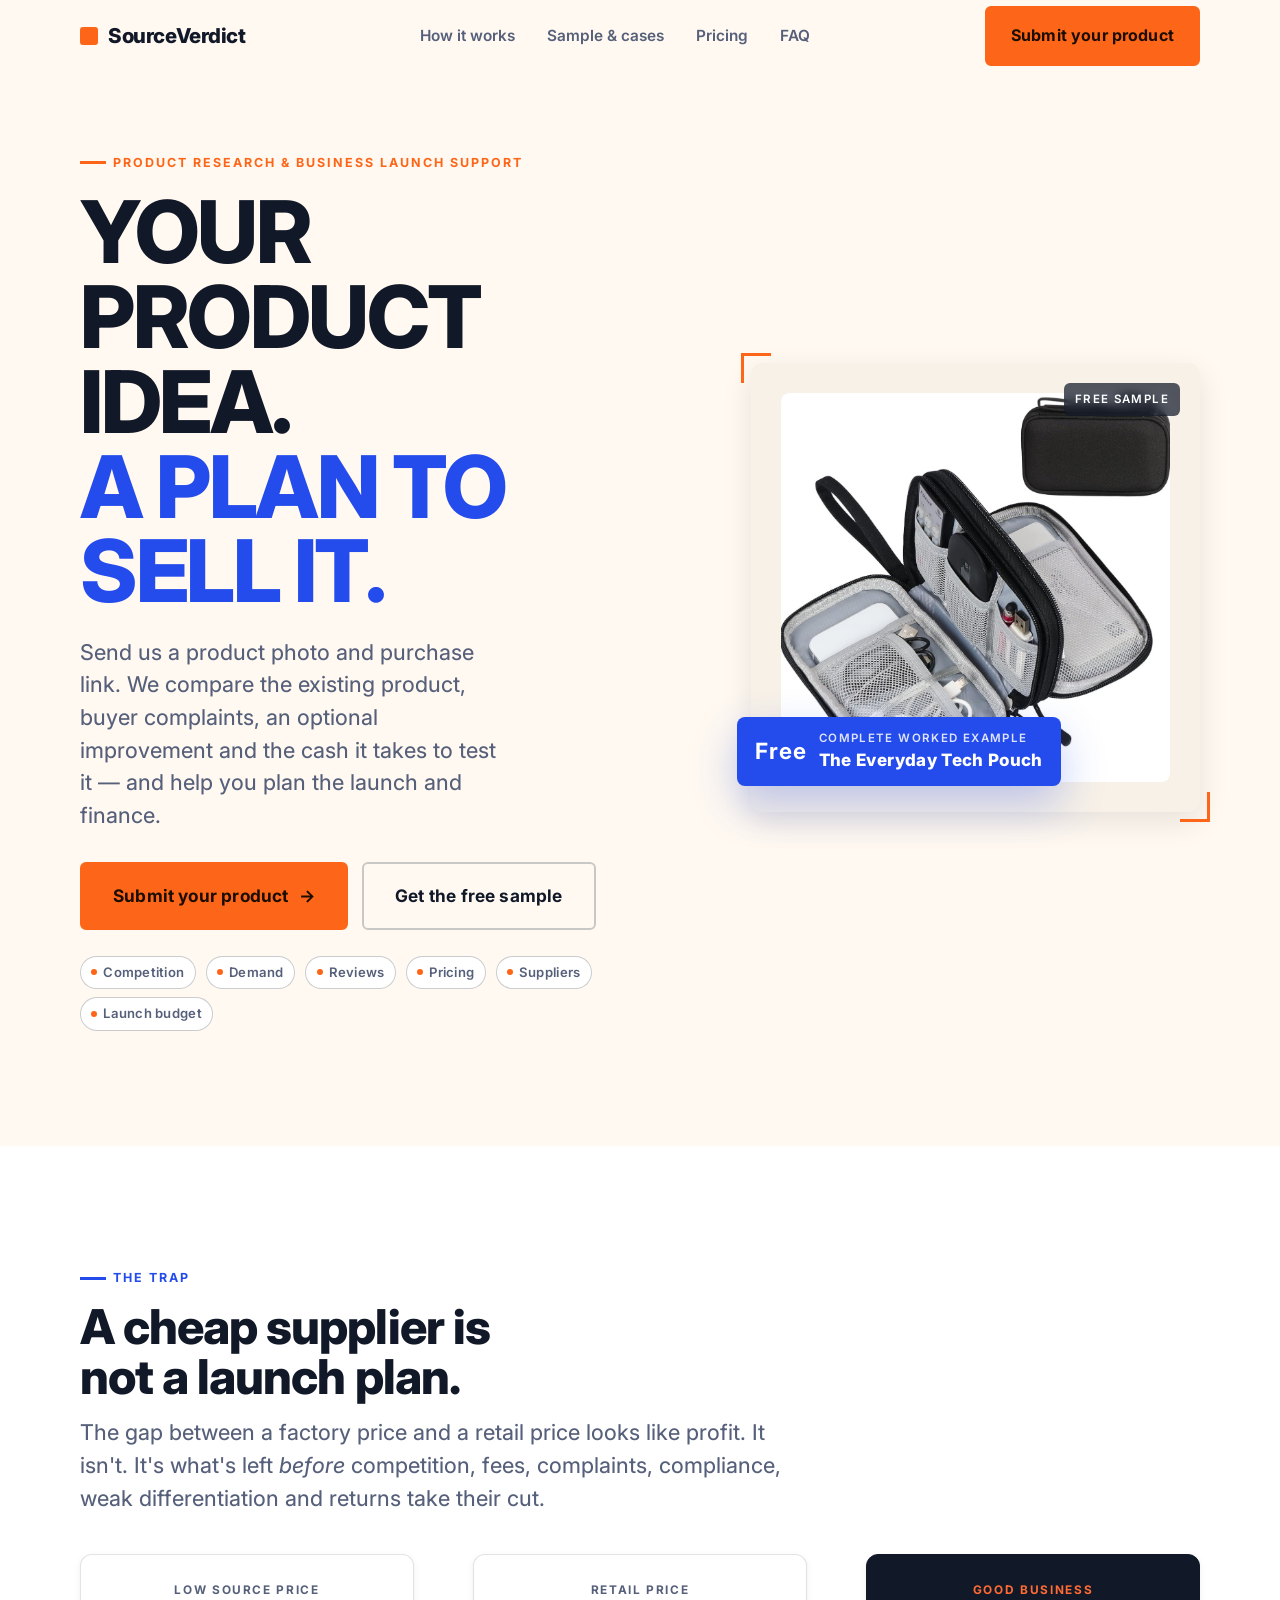
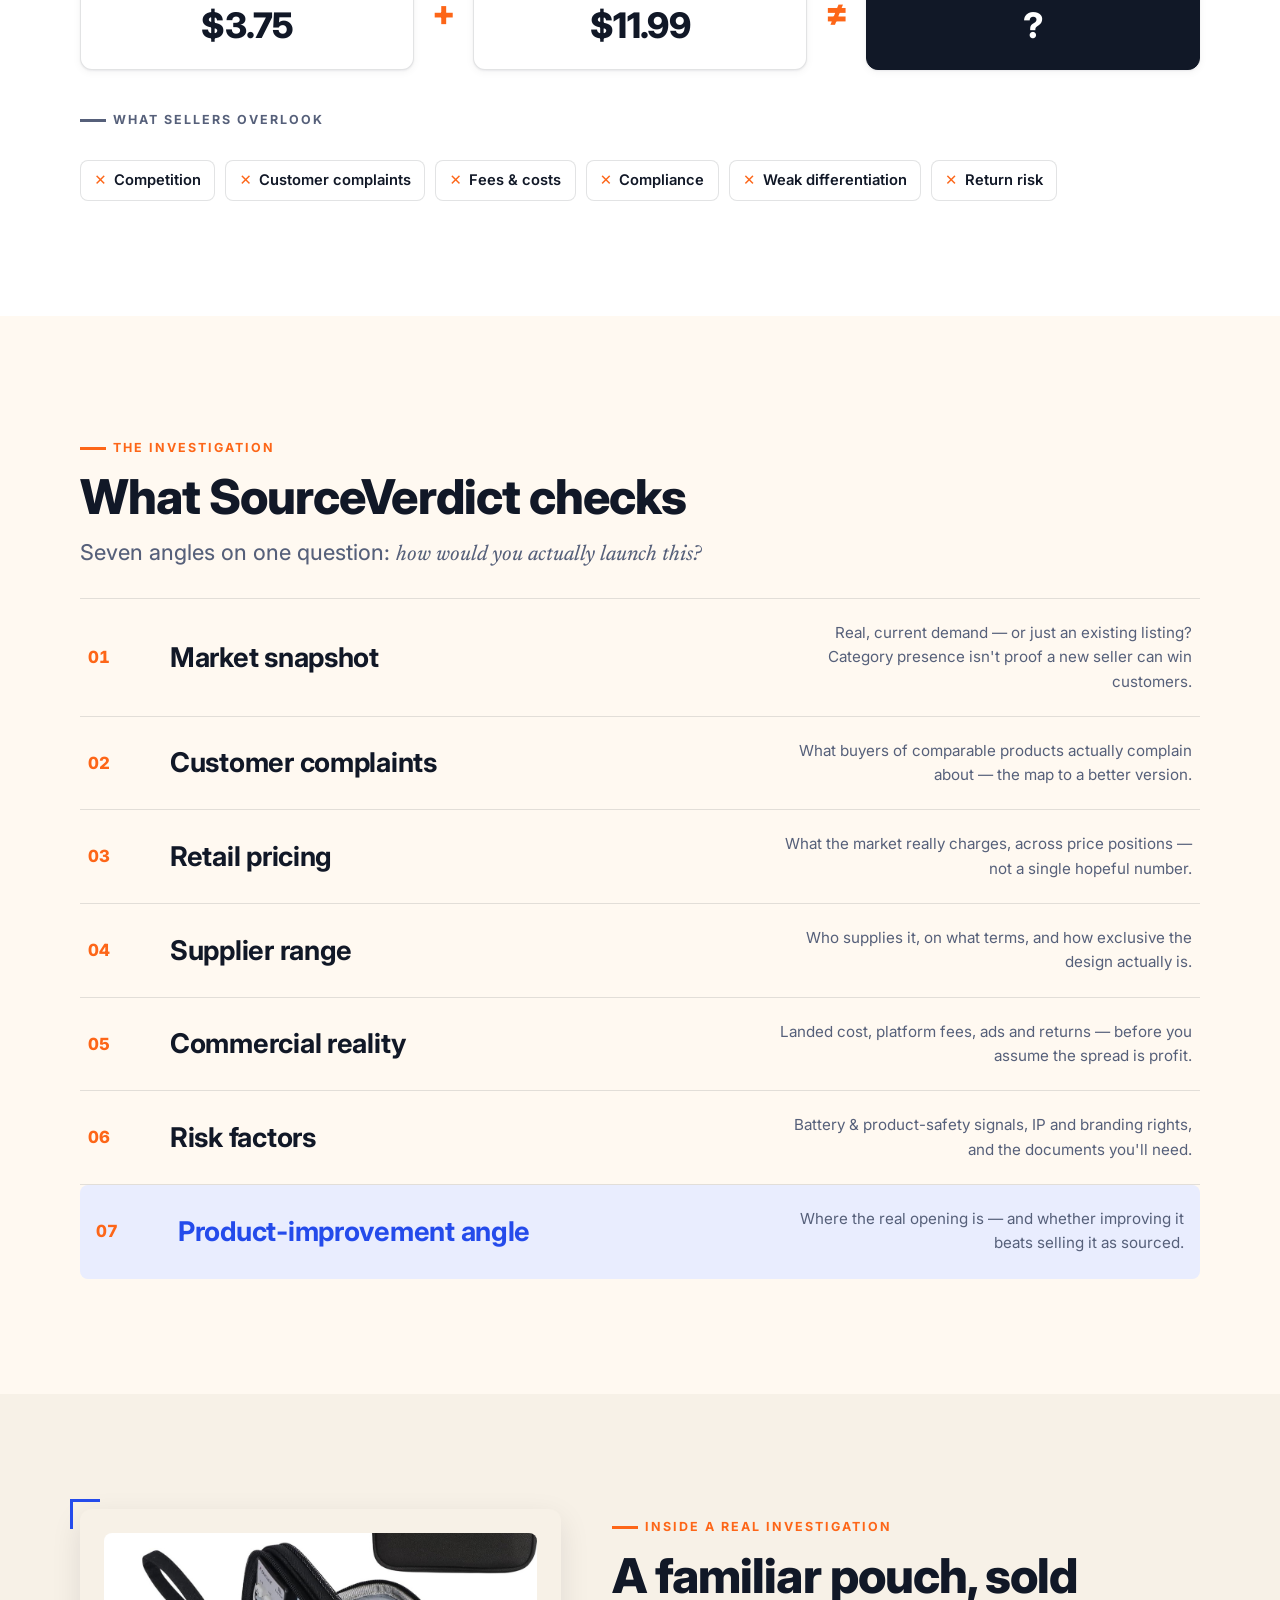
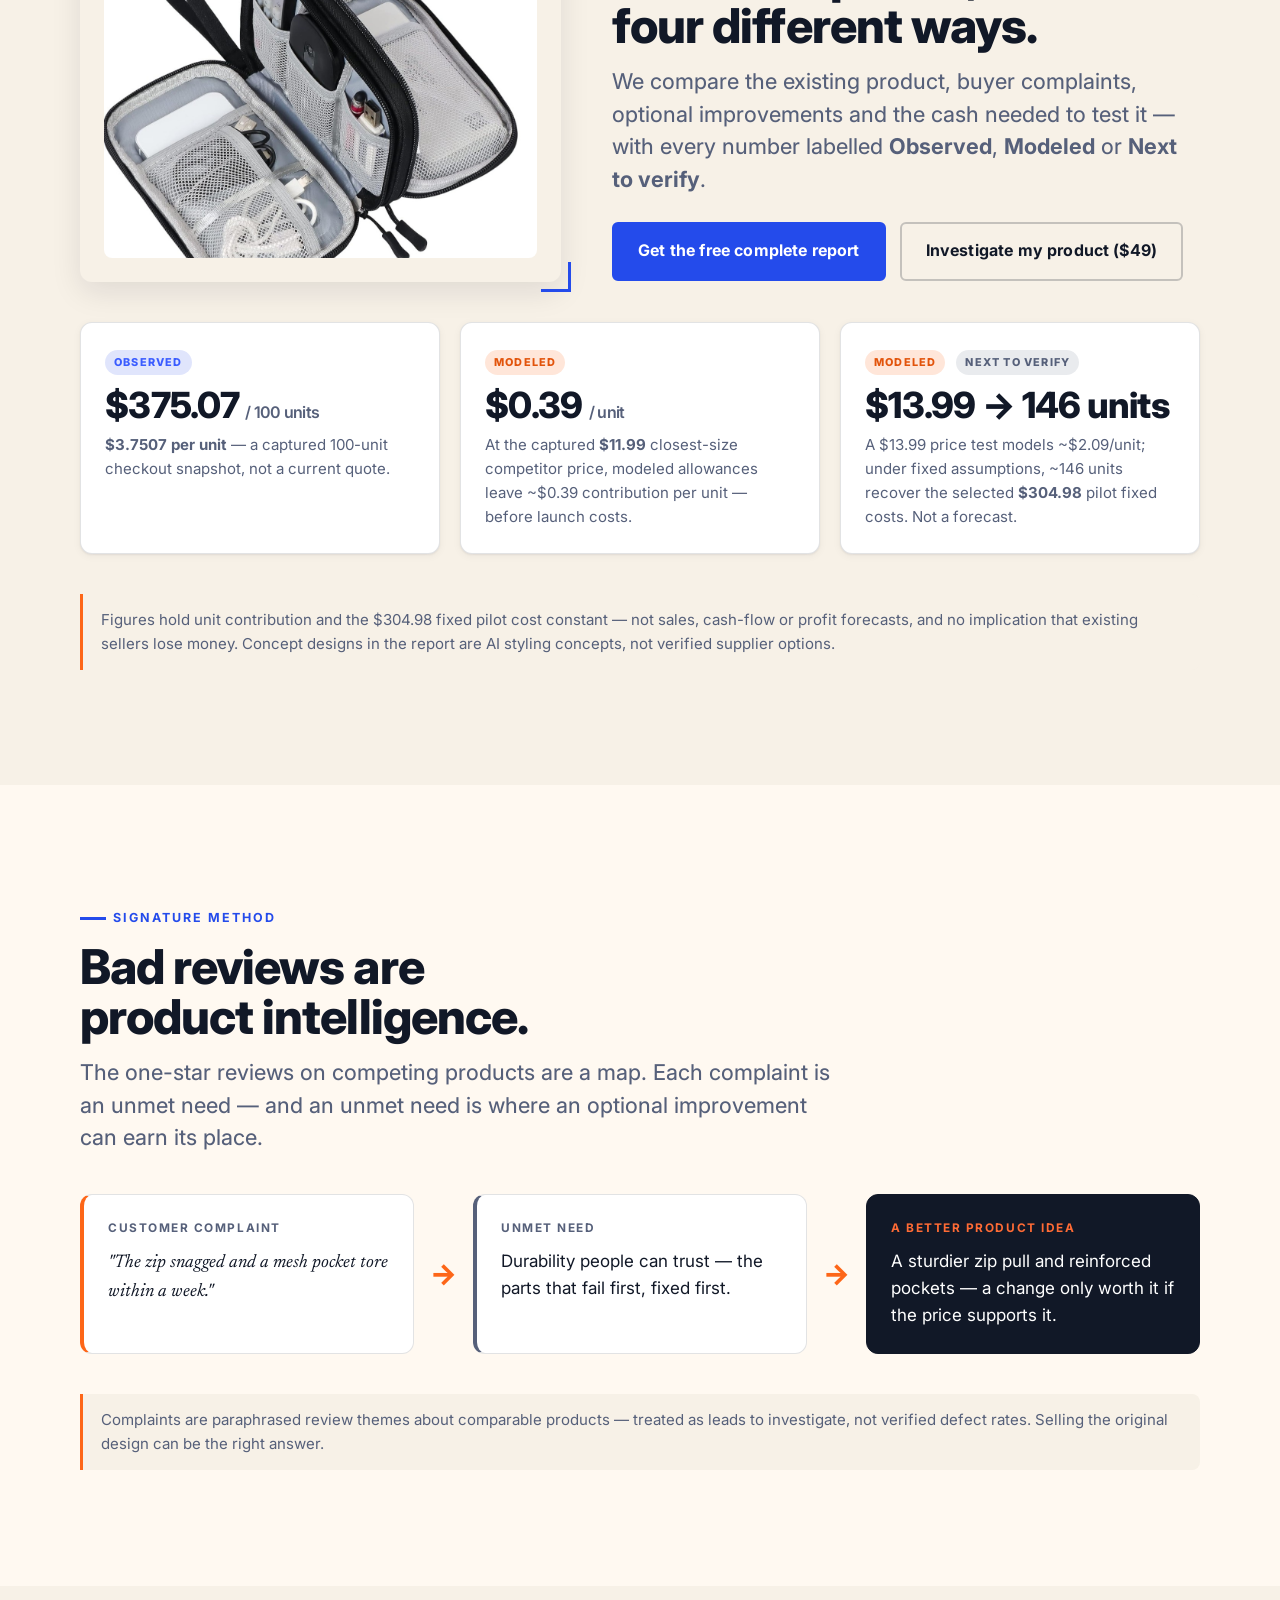
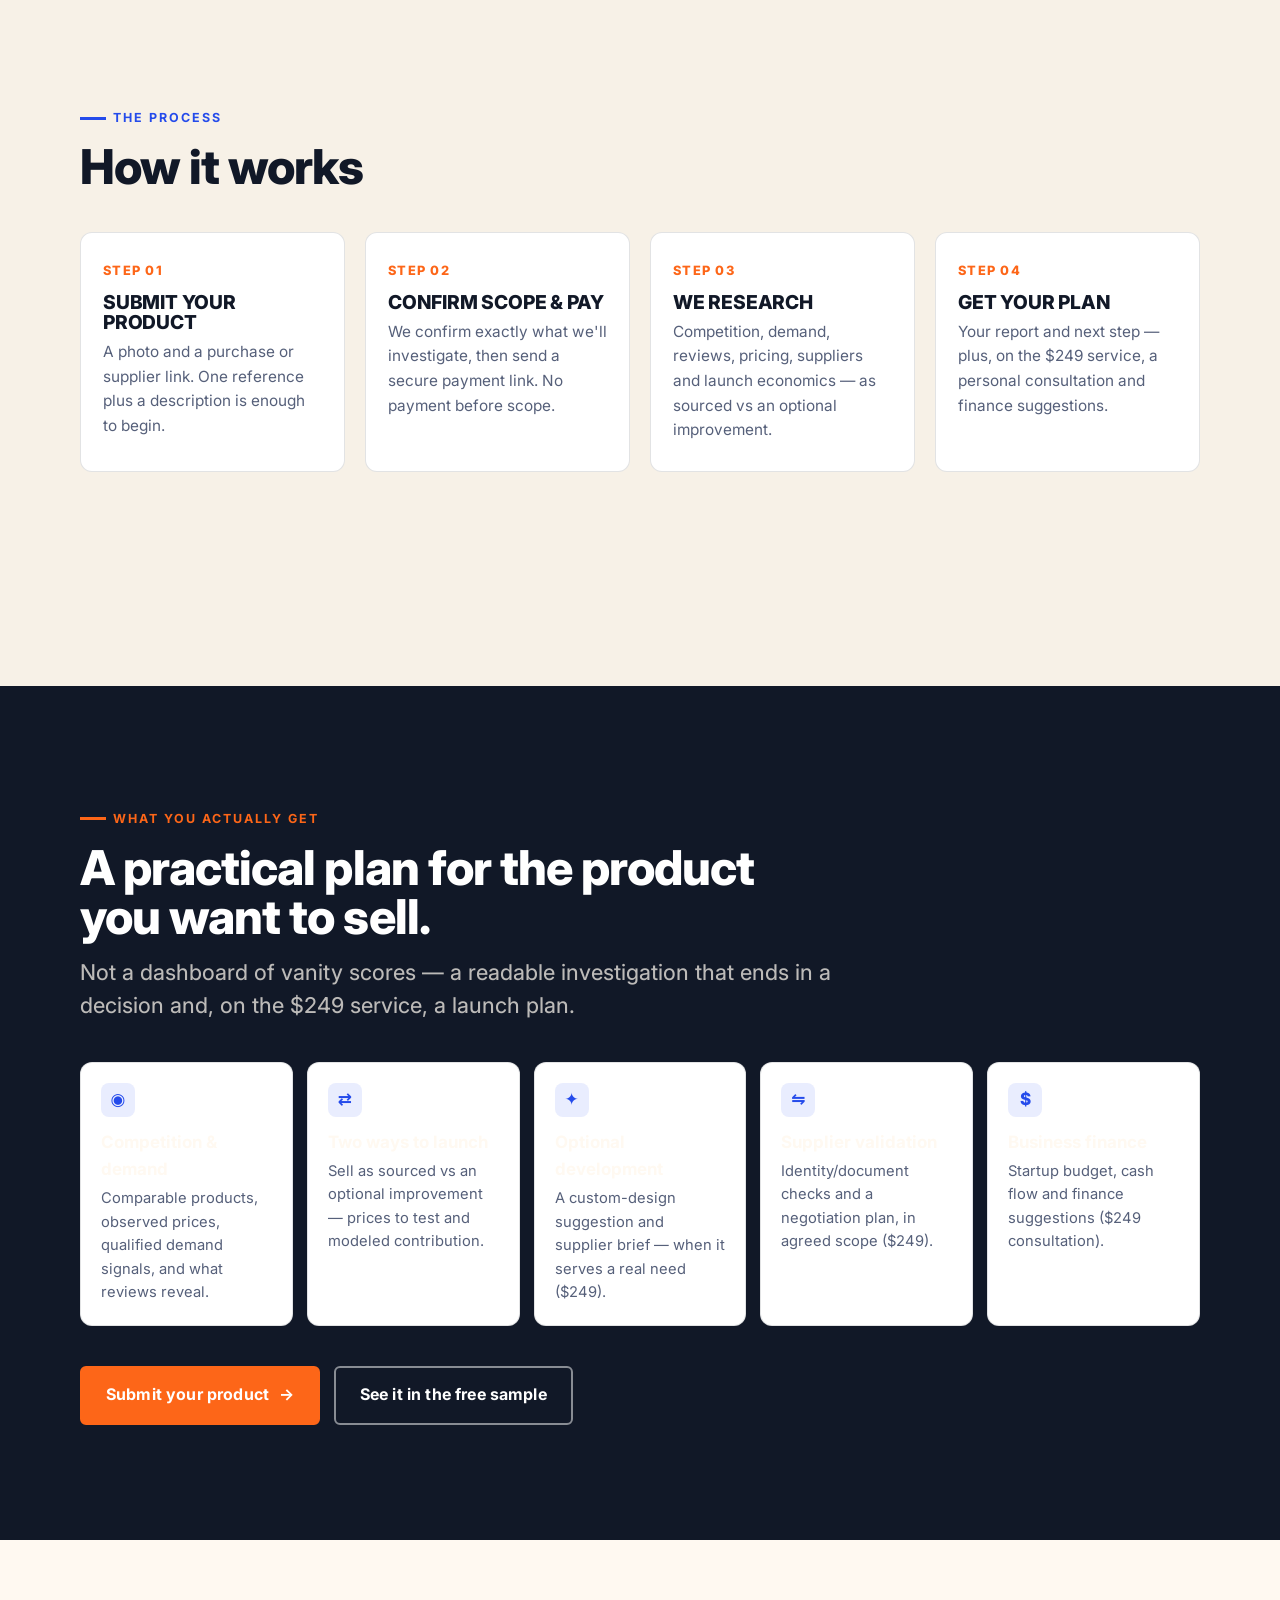
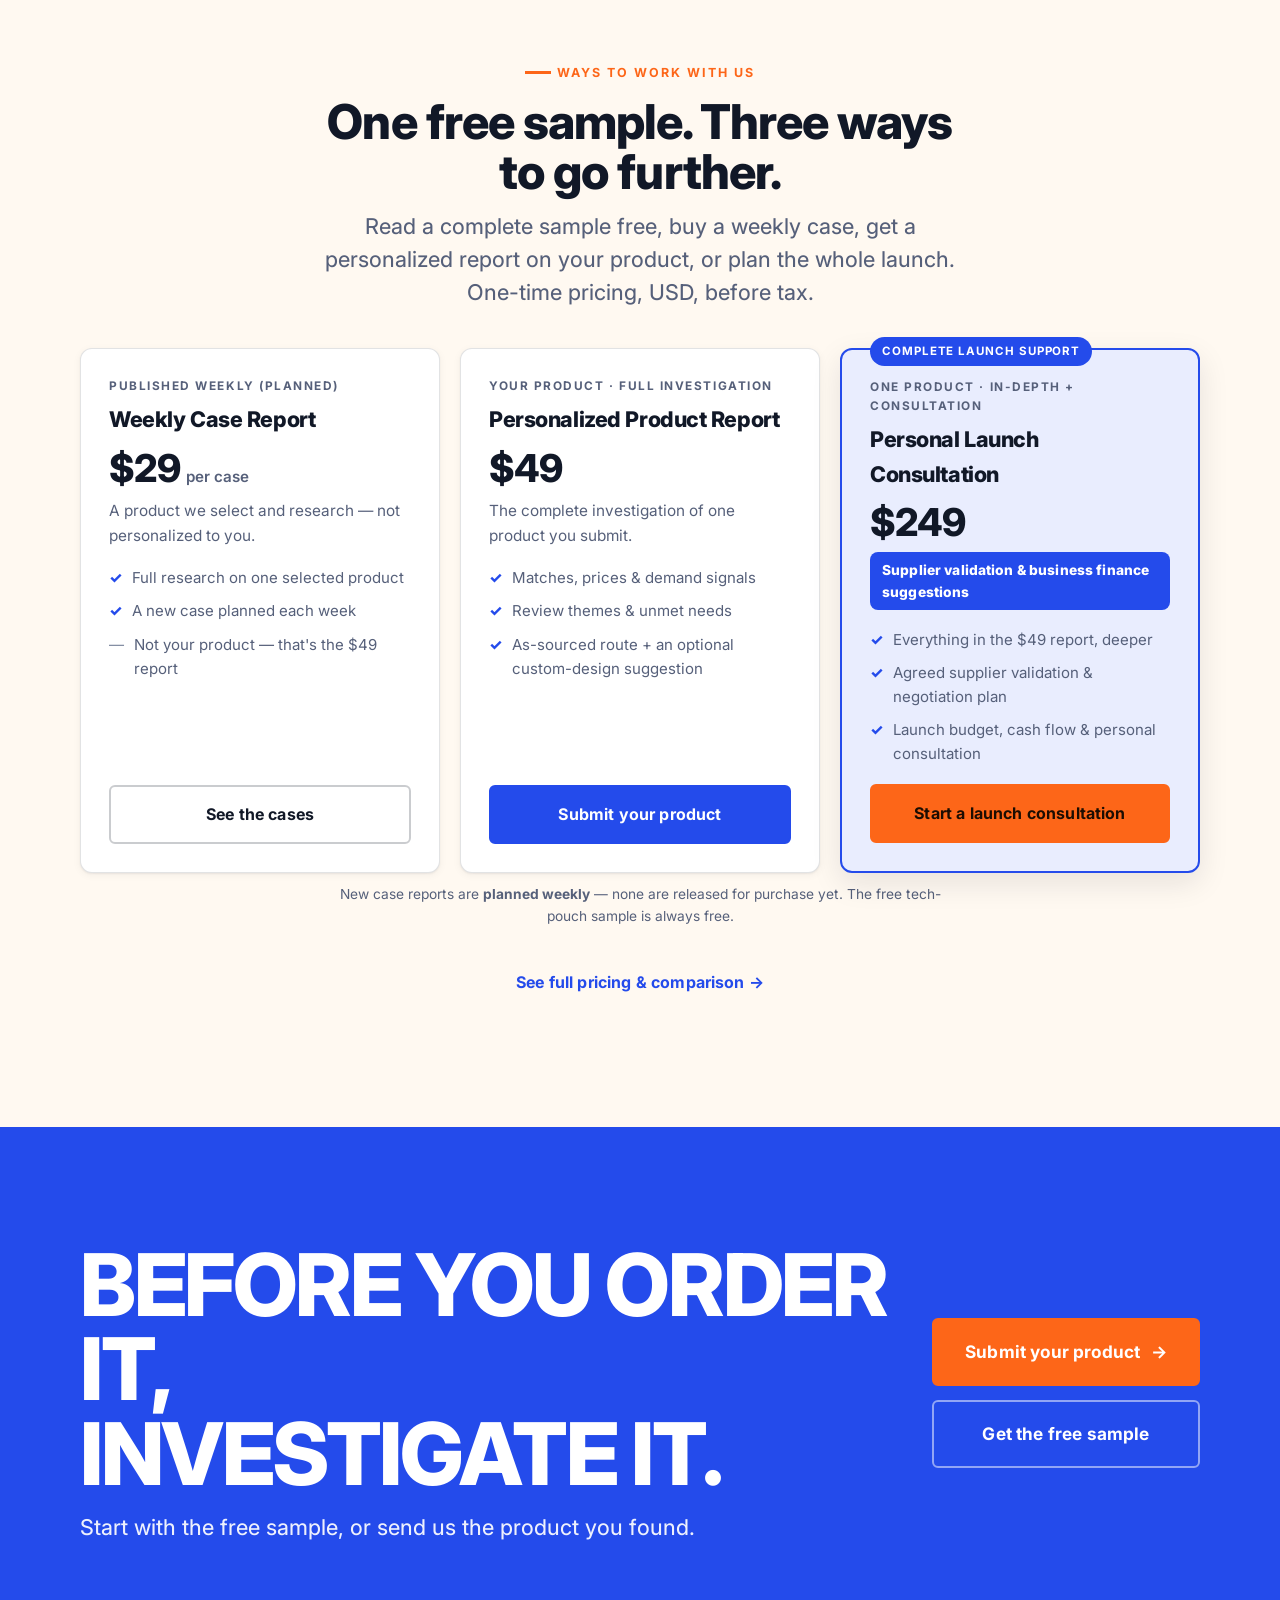
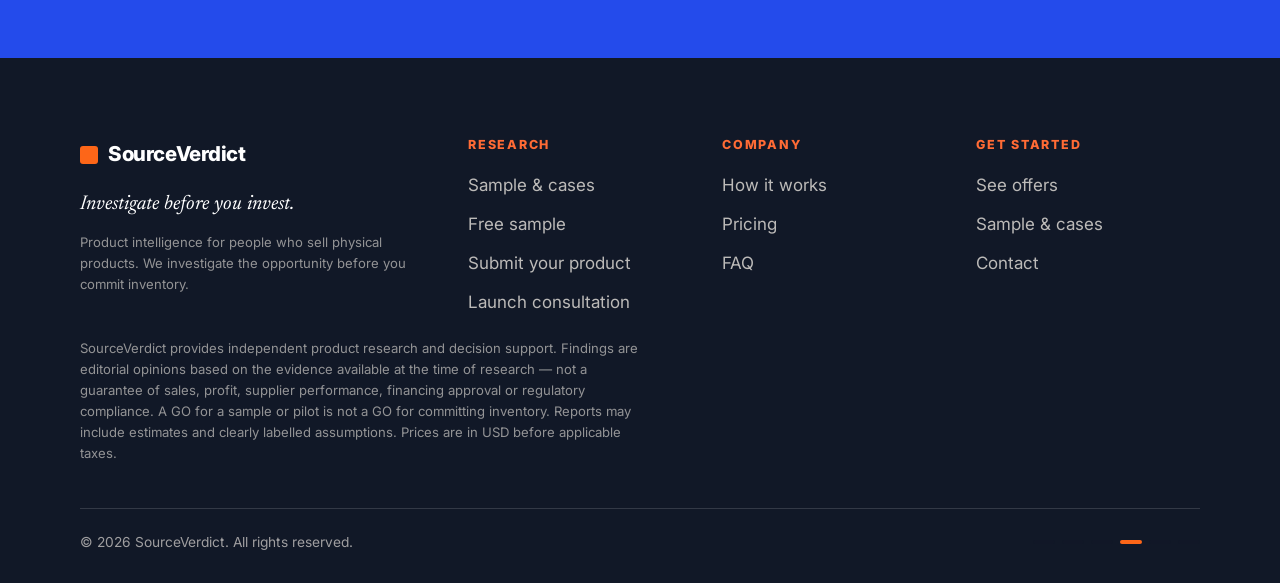
<file: index.html>
<!doctype html>
<html lang="en">
<head>
  <meta charset="utf-8" />
  <meta name="viewport" content="width=device-width, initial-scale=1" />
  <title>SourceVerdict — Your product idea, a clearer plan to sell it</title>
  <meta name="description" content="Send SourceVerdict a product photo and purchase link. Read a free complete sample, get a $49 Personalized Product Report on your product, or the $249 Personal Launch Consultation with supplier validation and business finance suggestions." />
  <link rel="canonical" href="https://www.sourceverdict.net/" />
  <meta name="theme-color" content="#FFF9F1" media="(prefers-color-scheme: light)" />
  <meta name="theme-color" content="#0c0f16" media="(prefers-color-scheme: dark)" />
  <meta property="og:type" content="website" />
  <meta property="og:site_name" content="SourceVerdict" />
  <meta property="og:title" content="Your product idea. A clearer plan to sell it." />
  <meta property="og:description" content="A free complete sample, a $49 personalized product report, or a $249 launch consultation with supplier validation and finance suggestions." />
  <meta property="og:url" content="https://www.sourceverdict.net/" />
  <meta property="og:image" content="https://www.sourceverdict.net/assets/img/og-image.png" />
  <meta name="twitter:card" content="summary_large_image" />
  <meta name="twitter:title" content="Your product idea. A clearer plan to sell it." />
  <meta name="twitter:description" content="Free sample, $49 personalized report, or $249 launch consultation with finance suggestions." />
  <meta name="twitter:image" content="https://www.sourceverdict.net/assets/img/og-image.png" />
  <link rel="icon" href="assets/img/logo-square.png" sizes="any" />
  <link rel="apple-touch-icon" href="assets/img/logo-square.png" />
  <link rel="manifest" href="site.webmanifest" />
  <link rel="preconnect" href="https://fonts.googleapis.com" />
  <link rel="preconnect" href="https://fonts.gstatic.com" crossorigin />
  <link href="https://fonts.googleapis.com/css2?family=Inter:wght@400;500;600;700;800;900&family=Newsreader:ital,wght@0,400;0,500;1,400;1,500&display=swap" rel="stylesheet" />
  <link rel="stylesheet" href="assets/css/styles.css" />
  <script type="application/ld+json">
  {
    "@context": "https://schema.org",
    "@graph": [
      { "@type": "Organization", "@id": "https://www.sourceverdict.net/#org", "name": "SourceVerdict", "url": "https://www.sourceverdict.net/", "logo": "https://www.sourceverdict.net/assets/img/logo-square.png", "slogan": "Investigate before you invest.", "description": "Independent product-launch research and consultation for people who sell physical products." },
      { "@type": "WebSite", "@id": "https://www.sourceverdict.net/#website", "url": "https://www.sourceverdict.net/", "name": "SourceVerdict", "publisher": { "@id": "https://www.sourceverdict.net/#org" } },
      { "@type": "Service", "name": "Product research & launch consultation", "provider": { "@id": "https://www.sourceverdict.net/#org" }, "serviceType": "Product research, sourcing analysis and launch planning", "areaServed": ["US", "CA"], "description": "Investigation of a submitted product across competition, demand, reviews, pricing and suppliers, with optional launch consultation and business finance suggestions.", "offers": { "@type": "Offer", "price": "49", "priceCurrency": "USD", "url": "https://www.sourceverdict.net/pricing.html" } }
    ]
  }
  </script>
</head>
<body>
  <a class="skip-link" href="#main">Skip to content</a>

  <header class="site-header">
    <div class="container">
      <nav class="nav" aria-label="Primary">
        <a class="brand" href="index.html"><span class="brand__mark" aria-hidden="true"></span>SourceVerdict</a>
        <div class="nav__links" id="navmenu">
          <a href="how-it-works.html">How it works</a>
          <a href="reports.html">Sample &amp; cases</a>
          <a href="pricing.html">Pricing</a>
          <a href="faq.html">FAQ</a>
          <a class="btn btn--primary nav__cta-mobile" href="submit.html">Submit your product</a>
        </div>
        <div class="nav__right">
          <a class="btn btn--primary" href="submit.html">Submit your product</a>
          <button class="nav__toggle" aria-label="Open menu" aria-expanded="false" aria-controls="navmenu"><span aria-hidden="true"></span></button>
        </div>
      </nav>
    </div>
  </header>

  <main id="main">

    <!-- 1. HERO -->
    <section class="hero">
      <div class="container">
        <div class="hero__grid">
          <div>
            <span class="eyebrow">Product research &amp; business launch support</span>
            <h1 class="display hero__title"><span class="l1">Your product idea.</span><span class="l2">A plan to sell it.</span></h1>
            <p class="lead hero__sub">Send us a product photo and purchase link. We compare the existing product, buyer complaints, an optional improvement and the cash it takes to test it — and help you plan the launch and finance.</p>
            <div class="btn-row hero__cta-row">
              <a class="btn btn--primary btn--lg" href="submit.html">Submit your product <span class="arrow" aria-hidden="true">→</span></a>
              <a class="btn btn--outline btn--lg" href="sample-report.html" data-full-report>Get the free sample</a>
            </div>
            <div class="chips hero__chips" aria-label="What we look at">
              <span class="chip"><span class="chip__dot"></span>Competition</span>
              <span class="chip"><span class="chip__dot"></span>Demand</span>
              <span class="chip"><span class="chip__dot"></span>Reviews</span>
              <span class="chip"><span class="chip__dot"></span>Pricing</span>
              <span class="chip"><span class="chip__dot"></span>Suppliers</span>
              <span class="chip"><span class="chip__dot"></span>Launch budget</span>
            </div>
          </div>
          <div class="specimen">
            <div class="specimen__frame cropframe">
              <span class="specimen__meta">Free sample</span>
              <img class="specimen__img" src="assets/img/pouch/family-reference.jpg" width="1133" height="1536" alt="The Everyday Tech Pouch — the free worked example." style="object-position:50% 45%" fetchpriority="high" />
              <a class="specimen__tag" href="sample-report.html" aria-label="Get the free Everyday Tech Pouch sample">
                <b>Free</b><span><small>Complete worked example</small>The Everyday Tech Pouch</span>
              </a>
            </div>
          </div>
        </div>
      </div>
    </section>

    <!-- 2. THE PROBLEM -->
    <section class="section section--paper">
      <div class="container">
        <div class="reveal" style="max-width:720px">
          <span class="eyebrow eyebrow--blue">The trap</span>
          <h2 class="h2 mt-1 balance">A cheap supplier is not a launch plan.</h2>
          <p class="lead mt-1">The gap between a factory price and a retail price looks like profit. It isn't. It's what's left <em>before</em> competition, fees, complaints, compliance, weak differentiation and returns take their cut.</p>
        </div>
        <div class="equation reveal mt-3" role="img" aria-label="Low source price plus high retail price does not equal good business">
          <div class="eq-card"><div class="k">Low source price</div><div class="v">$3.75</div></div>
          <div class="eq-op" aria-hidden="true">+</div>
          <div class="eq-card"><div class="k">Retail price</div><div class="v">$11.99</div></div>
          <div class="eq-op" aria-hidden="true">≠</div>
          <div class="eq-card eq-card--good"><div class="k" style="color:var(--coral)">Good business</div><div class="v">?</div></div>
        </div>
        <div class="reveal">
          <p class="eyebrow eyebrow--muted mt-3">What sellers overlook</p>
          <div class="overlooked">
            <span>Competition</span><span>Customer complaints</span><span>Fees &amp; costs</span><span>Compliance</span><span>Weak differentiation</span><span>Return risk</span>
          </div>
        </div>
      </div>
    </section>

    <!-- 3. WHAT WE INVESTIGATE -->
    <section class="section" id="investigate">
      <div class="container">
        <div class="reveal" style="max-width:720px">
          <span class="eyebrow">The investigation</span>
          <h2 class="h2 mt-1">What SourceVerdict checks</h2>
          <p class="lead mt-1">Seven angles on one question: <span class="serif" style="font-style:italic">how would you actually launch this?</span></p>
        </div>
        <div class="checks reveal mt-2">
          <div class="check"><div class="check__n">01</div><div class="check__t">Market snapshot</div><div class="check__d">Real, current demand — or just an existing listing? Category presence isn't proof a new seller can win customers.</div></div>
          <div class="check"><div class="check__n">02</div><div class="check__t">Customer complaints</div><div class="check__d">What buyers of comparable products actually complain about — the map to a better version.</div></div>
          <div class="check"><div class="check__n">03</div><div class="check__t">Retail pricing</div><div class="check__d">What the market really charges, across price positions — not a single hopeful number.</div></div>
          <div class="check"><div class="check__n">04</div><div class="check__t">Supplier range</div><div class="check__d">Who supplies it, on what terms, and how exclusive the design actually is.</div></div>
          <div class="check"><div class="check__n">05</div><div class="check__t">Commercial reality</div><div class="check__d">Landed cost, platform fees, ads and returns — before you assume the spread is profit.</div></div>
          <div class="check"><div class="check__n">06</div><div class="check__t">Risk factors</div><div class="check__d">Battery &amp; product-safety signals, IP and branding rights, and the documents you'll need.</div></div>
          <div class="check check--feature"><div class="check__n">07</div><div class="check__t">Product-improvement angle</div><div class="check__d">Where the real opening is — and whether improving it beats selling it as sourced.</div></div>
        </div>
      </div>
    </section>

    <!-- 4. INSIDE A REAL INVESTIGATION (the pouch) -->
    <section class="section section--tint" id="inside">
      <div class="container">
        <div class="case">
          <div class="case__media cropframe cropframe--blue reveal">
            <img src="assets/img/pouch/family-reference.jpg" width="1133" height="1536" alt="The Everyday Tech Pouch, open to show cable and charger pockets." loading="lazy" style="aspect-ratio:4/3;object-fit:cover;object-position:50% 55%" />
          </div>
          <div class="reveal">
            <span class="eyebrow">Inside a real investigation</span>
            <h2 class="h2 mt-1 balance">A familiar pouch, sold four different ways.</h2>
            <p class="lead mt-1">We compare the existing product, buyer complaints, optional improvements and the cash needed to test it — with every number labelled <strong>Observed</strong>, <strong>Modeled</strong> or <strong>Next to verify</strong>.</p>
            <div class="btn-row mt-2">
              <a class="btn btn--blue" href="sample-report.html" data-full-report>Get the free complete report</a>
              <a class="btn btn--outline" href="submit.html?tier=personalized" data-order="personalized">Investigate my product ($49)</a>
            </div>
          </div>
        </div>

        <div class="evidence mt-3 reveal">
          <div class="evi">
            <span class="evi__tag evi__tag--obs">Observed</span>
            <div class="evi__num">$375.07 <span style="font-size:1rem;font-weight:600;color:var(--text-muted)">/ 100 units</span></div>
            <p class="evi__desc"><strong>$3.7507 per unit</strong> — a captured 100-unit checkout snapshot, not a current quote.</p>
          </div>
          <div class="evi">
            <span class="evi__tag evi__tag--mod">Modeled</span>
            <div class="evi__num">$0.39 <span style="font-size:1rem;font-weight:600;color:var(--text-muted)">/ unit</span></div>
            <p class="evi__desc">At the captured <strong>$11.99</strong> closest-size competitor price, modeled allowances leave ~$0.39 contribution per unit — before launch costs.</p>
          </div>
          <div class="evi">
            <span class="evi__tag evi__tag--mod">Modeled</span> <span class="evi__tag evi__tag--next" style="margin-left:6px">Next to verify</span>
            <div class="evi__num">$13.99 → 146 units</div>
            <p class="evi__desc">A $13.99 price test models ~$2.09/unit; under fixed assumptions, ~146 units recover the selected <strong>$304.98</strong> pilot fixed costs. Not a forecast.</p>
          </div>
        </div>
        <p class="note mt-3 reveal">Figures hold unit contribution and the $304.98 fixed pilot cost constant — not sales, cash-flow or profit forecasts, and no implication that existing sellers lose money. Concept designs in the report are AI styling concepts, not verified supplier options.</p>
      </div>
    </section>

    <!-- 5. BAD REVIEWS = INTELLIGENCE -->
    <section class="section">
      <div class="container">
        <div class="reveal" style="max-width:760px">
          <span class="eyebrow eyebrow--blue">Signature method</span>
          <h2 class="h2 mt-1 balance">Bad reviews are product intelligence.</h2>
          <p class="lead mt-1">The one-star reviews on competing products are a map. Each complaint is an unmet need — and an unmet need is where an optional improvement can earn its place.</p>
        </div>
        <div class="bridge mt-3 reveal">
          <div class="bridge-card is-complaint"><div class="k">Customer complaint</div><p class="serif" style="font-size:1.15rem;font-style:italic">"The zip snagged and a mesh pocket tore within a week."</p></div>
          <div class="arrow-col" aria-hidden="true">→</div>
          <div class="bridge-card is-need"><div class="k">Unmet need</div><p>Durability people can trust — the parts that fail first, fixed first.</p></div>
          <div class="arrow-col" aria-hidden="true">→</div>
          <div class="bridge-card is-idea"><div class="k">A better product idea</div><p>A sturdier zip pull and reinforced pockets — a change only worth it if the price supports it.</p></div>
        </div>
        <p class="note mt-3 reveal">Complaints are paraphrased review themes about comparable products — treated as leads to investigate, not verified defect rates. Selling the original design can be the right answer.</p>
      </div>
    </section>

    <!-- 6. HOW IT WORKS -->
    <section class="section section--tint">
      <div class="container">
        <div class="reveal" style="max-width:720px"><span class="eyebrow eyebrow--blue">The process</span><h2 class="h2 mt-1">How it works</h2></div>
        <div class="steps mt-3 reveal">
          <div class="step"><div class="step__n">STEP 01</div><h3>Submit your product</h3><p>A photo and a purchase or supplier link. One reference plus a description is enough to begin.</p></div>
          <div class="step"><div class="step__n">STEP 02</div><h3>Confirm scope &amp; pay</h3><p>We confirm exactly what we'll investigate, then send a secure payment link. No payment before scope.</p></div>
          <div class="step"><div class="step__n">STEP 03</div><h3>We research</h3><p>Competition, demand, reviews, pricing, suppliers and launch economics — as sourced vs an optional improvement.</p></div>
          <div class="step"><div class="step__n">STEP 04</div><h3>Get your plan</h3><p>Your report and next step — plus, on the $249 service, a personal consultation and finance suggestions.</p></div>
        </div>
        <div class="btn-row mt-3 reveal"><a class="btn btn--outline" href="how-it-works.html">See the full process <span class="arrow" aria-hidden="true">→</span></a></div>
      </div>
    </section>

    <!-- 7. WHAT YOU GET -->
    <section class="section section--ink" id="report">
      <div class="container">
        <div class="reveal" style="max-width:760px">
          <span class="eyebrow">What you actually get</span>
          <h2 class="h2 mt-1" style="color:#fff">A practical plan for the product you want to sell.</h2>
          <p class="lead mt-1" style="color:var(--on-brand-muted)">Not a dashboard of vanity scores — a readable investigation that ends in a decision and, on the $249 service, a launch plan.</p>
        </div>
        <div class="bundle mt-3 reveal">
          <div class="bundle__item"><div class="ico" aria-hidden="true">◉</div><b>Competition &amp; demand</b><p>Comparable products, observed prices, qualified demand signals, and what reviews reveal.</p></div>
          <div class="bundle__item"><div class="ico" aria-hidden="true">⇄</div><b>Two ways to launch</b><p>Sell as sourced vs an optional improvement — prices to test and modeled contribution.</p></div>
          <div class="bundle__item"><div class="ico" aria-hidden="true">✦</div><b>Optional development</b><p>A custom-design suggestion and supplier brief — when it serves a real need ($249).</p></div>
          <div class="bundle__item"><div class="ico" aria-hidden="true">⇋</div><b>Supplier validation</b><p>Identity/document checks and a negotiation plan, in agreed scope ($249).</p></div>
          <div class="bundle__item"><div class="ico" aria-hidden="true">$</div><b>Business finance</b><p>Startup budget, cash flow and finance suggestions ($249 consultation).</p></div>
        </div>
        <div class="btn-row mt-3 reveal">
          <a class="btn btn--primary" href="submit.html">Submit your product <span class="arrow" aria-hidden="true">→</span></a>
          <a class="btn btn--on-dark" href="sample-report.html" data-full-report>See it in the free sample</a>
        </div>
      </div>
    </section>

    <!-- 8. OFFERS -->
    <section class="section" id="offers">
      <div class="container">
        <div class="reveal center" style="max-width:660px;margin-inline:auto">
          <span class="eyebrow" style="justify-content:center">Ways to work with us</span>
          <h2 class="h2 mt-1">One free sample. Three ways to go further.</h2>
          <p class="lead mt-1">Read a complete sample free, buy a weekly case, get a personalized report on your product, or plan the whole launch. One-time pricing, USD, before tax.</p>
        </div>

        <div class="offers mt-3 reveal">
          <div class="offer">
            <div class="offer__eyebrow">Published weekly (planned)</div>
            <div class="offer__name">Weekly Case Report</div>
            <div class="offer__price">$29 <small>per case</small></div>
            <p class="offer__scope">A product we select and research — not personalized to you.</p>
            <ul class="offer__list">
              <li><span class="tick">✓</span><span>Full research on one selected product</span></li>
              <li><span class="tick">✓</span><span>A new case planned each week</span></li>
              <li><span class="no"></span><span>Not your product — that's the $49 report</span></li>
            </ul>
            <a class="btn btn--outline btn--block" href="reports.html" data-order="case">See the cases</a>
          </div>
          <div class="offer">
            <div class="offer__eyebrow">Your product · full investigation</div>
            <div class="offer__name">Personalized Product Report</div>
            <div class="offer__price">$49</div>
            <p class="offer__scope">The complete investigation of one product you submit.</p>
            <ul class="offer__list">
              <li><span class="tick">✓</span><span>Matches, prices &amp; demand signals</span></li>
              <li><span class="tick">✓</span><span>Review themes &amp; unmet needs</span></li>
              <li><span class="tick">✓</span><span>As-sourced route + an optional custom-design suggestion</span></li>
            </ul>
            <a class="btn btn--blue btn--block" href="submit.html?tier=personalized" data-order="personalized">Submit your product</a>
          </div>
          <div class="offer offer--highlight">
            <span class="offer__flag">Complete launch support</span>
            <div class="offer__eyebrow">One product · in-depth + consultation</div>
            <div class="offer__name">Personal Launch Consultation</div>
            <div class="offer__price">$249</div>
            <span class="offer__finance">Supplier validation &amp; business finance suggestions</span>
            <ul class="offer__list mt-1">
              <li><span class="tick">✓</span><span>Everything in the $49 report, deeper</span></li>
              <li><span class="tick">✓</span><span>Agreed supplier validation &amp; negotiation plan</span></li>
              <li><span class="tick">✓</span><span>Launch budget, cash flow &amp; personal consultation</span></li>
            </ul>
            <a class="btn btn--primary btn--block" href="submit.html?tier=consultation" data-order="consultation">Start a launch consultation</a>
          </div>
        </div>

        <p class="avail-note center reveal" style="max-width:640px;margin-inline:auto">New case reports are <strong>planned weekly</strong> — none are released for purchase yet. The free tech-pouch sample is always free.</p>
        <div class="btn-row mt-2 reveal" style="justify-content:center"><a class="btn btn--ghost" href="pricing.html">See full pricing &amp; comparison →</a></div>
      </div>
    </section>

    <!-- Partner module (inactive → renders nothing) -->
    <section id="partner-module" class="section partner-module"></section>

    <!-- 9. FINAL CTA -->
    <section class="section section--blue cta-band">
      <div class="container">
        <div class="split">
          <div class="reveal">
            <h2 class="display">Before you order it,<br />investigate it.</h2>
            <p class="lead mt-1" style="color:#fff;opacity:.92">Start with the free sample, or send us the product you found.</p>
          </div>
          <div class="btn-row reveal" style="flex-direction:column;align-items:stretch">
            <a class="btn btn--primary btn--lg" href="submit.html">Submit your product <span class="arrow" aria-hidden="true">→</span></a>
            <a class="btn btn--on-dark btn--lg" href="sample-report.html" data-full-report>Get the free sample</a>
          </div>
        </div>
      </div>
    </section>
  </main>

  <footer class="site-footer">
    <div class="container">
      <div class="footer-grid">
        <div>
          <a class="brand" href="index.html"><span class="brand__mark" aria-hidden="true"></span>SourceVerdict</a>
          <p class="footer-tag">Investigate before you invest.</p>
          <p class="footer-disclaimer" style="margin-top:12px">Product intelligence for people who sell physical products. We investigate the opportunity before you commit inventory.</p>
        </div>
        <nav class="footer-col" aria-label="Research">
          <h4>Research</h4>
          <a href="reports.html">Sample &amp; cases</a>
          <a href="sample-report.html">Free sample</a>
          <a href="submit.html">Submit your product</a>
          <a href="pricing.html#consultation">Launch consultation</a>
        </nav>
        <nav class="footer-col" aria-label="Company">
          <h4>Company</h4>
          <a href="how-it-works.html">How it works</a>
          <a href="pricing.html">Pricing</a>
          <a href="faq.html">FAQ</a>
        </nav>
        <nav class="footer-col" aria-label="Get started">
          <h4>Get started</h4>
          <a href="pricing.html">See offers</a>
          <a href="reports.html">Sample &amp; cases</a>
          <a href="mailto:hello@sourceverdict.net">Contact</a>
        </nav>
      </div>
      <p class="footer-disclaimer">SourceVerdict provides independent product research and decision support. Findings are editorial opinions based on the evidence available at the time of research — not a guarantee of sales, profit, supplier performance, financing approval or regulatory compliance. A GO for a sample or pilot is not a GO for committing inventory. Reports may include estimates and clearly labelled assumptions. Prices are in USD before applicable taxes.</p>
      <div class="footer-bottom">
        <span>© <span id="year">2026</span> SourceVerdict. All rights reserved.</span>
        <span class="dashes" aria-hidden="true"><i></i><i></i><i></i><i class="on"></i><i></i><i></i></span>
      </div>
    </div>
  </footer>

  <script src="assets/js/config.js"></script>
  <script src="assets/js/reports.js"></script>
  <script src="assets/js/main.js"></script>
</body>
</html>
</file>
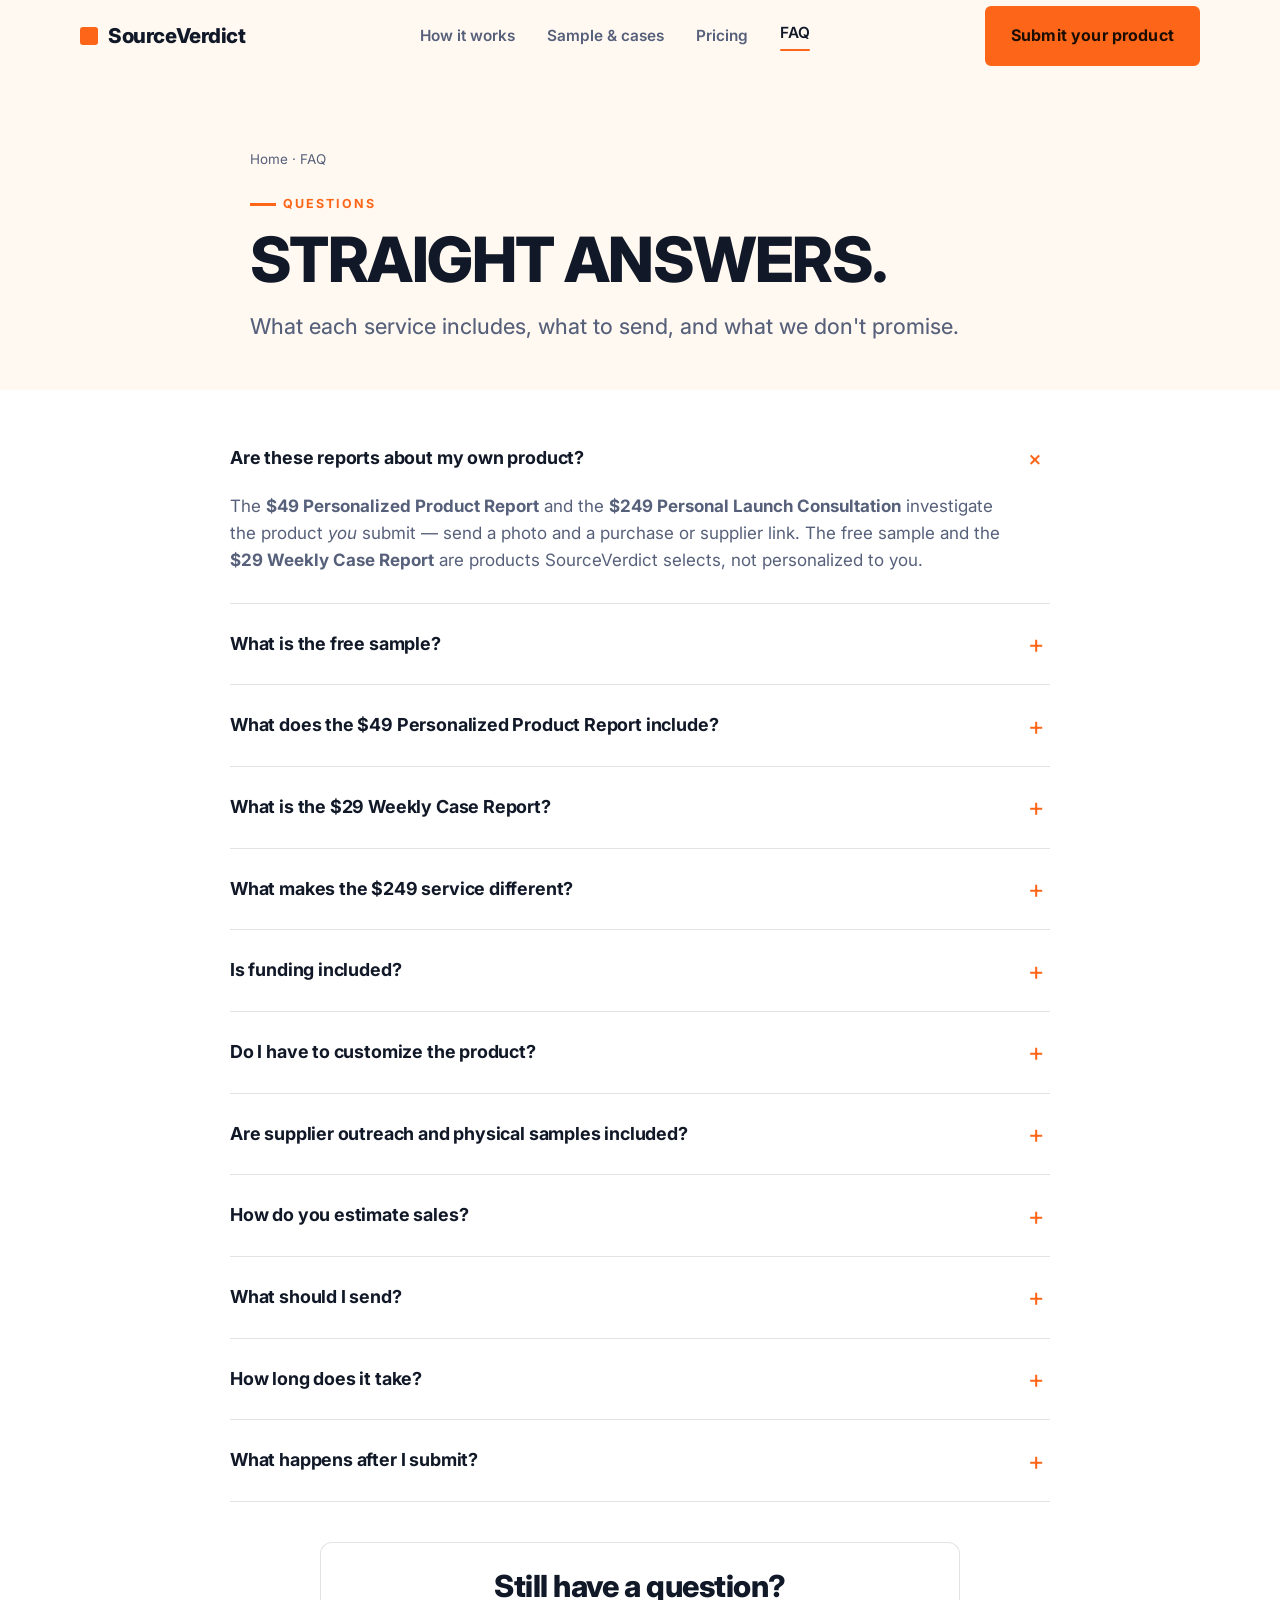
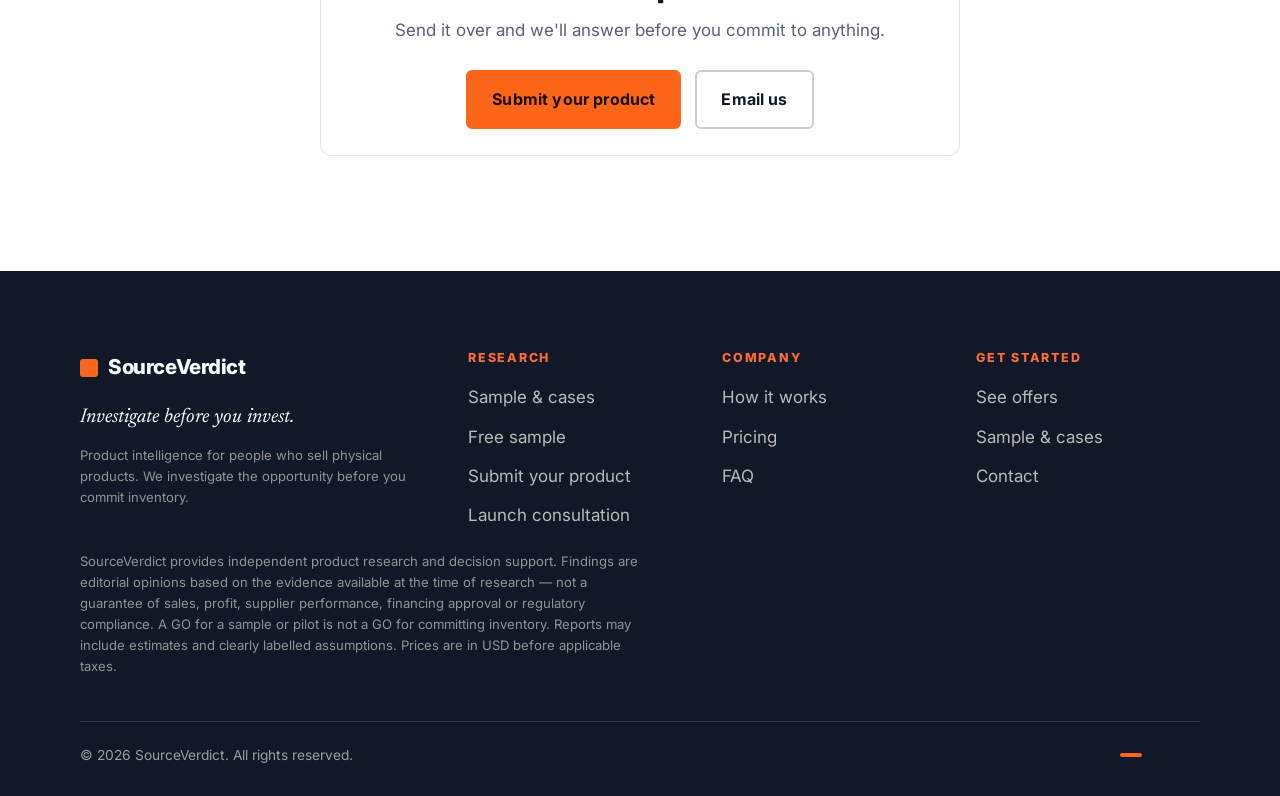
<file: faq.html>
<!doctype html>
<html lang="en">
<head>
  <meta charset="utf-8" />
  <meta name="viewport" content="width=device-width, initial-scale=1" />
  <title>FAQ — SourceVerdict</title>
  <meta name="description" content="Answers about SourceVerdict: the free Everyday Tech Pouch sample, the $29 Weekly Case Report, the $49 Personalized Product Report on your product, and the $249 Personal Launch Consultation with supplier validation and finance suggestions." />
  <link rel="canonical" href="https://www.sourceverdict.net/faq.html" />
  <meta name="theme-color" content="#FFF9F1" media="(prefers-color-scheme: light)" />
  <meta name="theme-color" content="#0c0f16" media="(prefers-color-scheme: dark)" />
  <meta property="og:type" content="website" />
  <meta property="og:site_name" content="SourceVerdict" />
  <meta property="og:title" content="SourceVerdict FAQ" />
  <meta property="og:description" content="Free sample, the $29 weekly case, the $49 personalized report, the $249 consultation, finance suggestions and more." />
  <meta property="og:url" content="https://www.sourceverdict.net/faq.html" />
  <meta property="og:image" content="https://www.sourceverdict.net/assets/img/og-image.png" />
  <meta name="twitter:card" content="summary_large_image" />
  <link rel="icon" href="assets/img/logo-square.png" sizes="any" />
  <link rel="apple-touch-icon" href="assets/img/logo-square.png" />
  <link rel="manifest" href="site.webmanifest" />
  <link rel="preconnect" href="https://fonts.googleapis.com" />
  <link rel="preconnect" href="https://fonts.gstatic.com" crossorigin />
  <link href="https://fonts.googleapis.com/css2?family=Inter:wght@400;500;600;700;800;900&family=Newsreader:ital,wght@0,400;0,500;1,400;1,500&display=swap" rel="stylesheet" />
  <link rel="stylesheet" href="assets/css/styles.css" />
  <script type="application/ld+json">
  {
    "@context": "https://schema.org",
    "@type": "FAQPage",
    "mainEntity": [
      { "@type": "Question", "name": "Are these reports about my own product?", "acceptedAnswer": { "@type": "Answer", "text": "The $49 Personalized Product Report and the $249 Personal Launch Consultation investigate the product YOU submit — send a photo and a purchase or supplier link. The free sample and the $29 Weekly Case Report are products SourceVerdict selects, not personalized to you." } },
      { "@type": "Question", "name": "What is the free sample?", "acceptedAnswer": { "@type": "Answer", "text": "The Everyday Tech Pouch — a real, complete 12-page investigation with an interactive report and a downloadable PDF. Enter your email and we send a link to the full report. It is free and is never a $29 purchase." } },
      { "@type": "Question", "name": "What does the $49 Personalized Product Report include?", "acceptedAnswer": { "@type": "Answer", "text": "The complete written investigation of one product you submit, for one target market and one channel: verified visual matches and same-category alternatives, observed prices and qualified demand signals, review themes and unmet needs, a fair sell-as-sourced route plus an optional custom-design suggestion, preliminary sourcing/price/contribution scenarios, and risks with next tests. No raw data exports, supplier agreement, exact competitor sales, physical sample, loan or fixed page count are promised." } },
      { "@type": "Question", "name": "What is the $29 Weekly Case Report?", "acceptedAnswer": { "@type": "Answer", "text": "A researched report on a product SourceVerdict selects and publishes — not personalized to you. New cases are planned weekly and each is $29 when released. A case is purchasable only once it is published; the free pouch sample is never a $29 checkout." } },
      { "@type": "Question", "name": "What makes the $249 service different?", "acceptedAnswer": { "@type": "Answer", "text": "It adds a personal consultation, agreed supplier validation (identity/listing/document checks and a quote-comparability review with findings and gaps), a development and small-order negotiation plan, a launch budget and cash-flow/downside assessment, and relevant business finance options by borrower country and stage. Format, timing, document checks and any supplier-contact authority are confirmed before payment." } },
      { "@type": "Question", "name": "Is funding included?", "acceptedAnswer": { "@type": "Answer", "text": "Financial consultation and suggestions are included in the $249 service. Capital and financing approval are not — SourceVerdict is not a lender, and provider eligibility, terms and approval apply." } },
      { "@type": "Question", "name": "Do I have to customize the product?", "acceptedAnswer": { "@type": "Answer", "text": "No. We evaluate selling it as sourced and an optional improvement fairly. Selling the original design can be the right answer, and we don't assume a custom design commands a higher price." } },
      { "@type": "Question", "name": "Are supplier outreach and physical samples included?", "acceptedAnswer": { "@type": "Answer", "text": "The $249 service includes agreed supplier validation — identity/listing/document checks and quote-comparability review — plus a negotiation plan. Goods, physical samples, third-party testing, factory audits, procurement and any direct outreach beyond the agreed scope are not automatic; a supplier's listed MOQ alone is not the verdict, and negotiated quantities need actual supplier agreement." } },
      { "@type": "Question", "name": "How do you estimate sales?", "acceptedAnswer": { "@type": "Answer", "text": "We use available demand evidence and research tools, with sources, dates and limitations stated, and label numbers Observed, Modeled or Next to verify. Competitor estimates are not a forecast or guarantee of your own sales." } },
      { "@type": "Question", "name": "What should I send?", "acceptedAnswer": { "@type": "Answer", "text": "A product photo and a purchase or supplier link, plus your business/borrower country, selling market, channel and the decision you need. One reference plus a description is enough to begin an inquiry." } },
      { "@type": "Question", "name": "How long does it take?", "acceptedAnswer": { "@type": "Answer", "text": "We confirm timing with you when we confirm the scope, rather than promise a fixed turnaround up front." } },
      { "@type": "Question", "name": "What happens after I submit?", "acceptedAnswer": { "@type": "Answer", "text": "We review your submission, confirm the scope, and send a secure payment link before any work begins. After payment we prepare and deliver your report — and, for the $249 service, a personal consultation. Payment and delivery are separate, verified steps." } }
    ]
  }
  </script>
</head>
<body>
  <a class="skip-link" href="#main">Skip to content</a>
  <header class="site-header">
    <div class="container">
      <nav class="nav" aria-label="Primary">
        <a class="brand" href="index.html"><span class="brand__mark" aria-hidden="true"></span>SourceVerdict</a>
        <div class="nav__links" id="navmenu">
          <a href="how-it-works.html">How it works</a>
          <a href="reports.html">Sample &amp; cases</a>
          <a href="pricing.html">Pricing</a>
          <a href="faq.html" aria-current="page">FAQ</a>
          <a class="btn btn--primary nav__cta-mobile" href="submit.html">Submit your product</a>
        </div>
        <div class="nav__right">
          <a class="btn btn--primary" href="submit.html">Submit your product</a>
          <button class="nav__toggle" aria-label="Open menu" aria-expanded="false" aria-controls="navmenu"><span aria-hidden="true"></span></button>
        </div>
      </nav>
    </div>
  </header>

  <main id="main">
    <section class="page-hero">
      <div class="container container--narrow">
        <p class="breadcrumb"><a href="index.html">Home</a> · FAQ</p>
        <span class="eyebrow">Questions</span>
        <h1 class="h1 mt-1">Straight answers.</h1>
        <p class="lead">What each service includes, what to send, and what we don't promise.</p>
      </div>
    </section>

    <section class="section section--paper" style="padding-top:clamp(16px,3vw,28px)">
      <div class="container">
        <div class="faq reveal">
          <details open><summary>Are these reports about my own product?</summary><div class="faq__body"><p>The <strong>$49 Personalized Product Report</strong> and the <strong>$249 Personal Launch Consultation</strong> investigate the product <em>you</em> submit — send a photo and a purchase or supplier link. The free sample and the <strong>$29 Weekly Case Report</strong> are products SourceVerdict selects, not personalized to you.</p></div></details>
          <details><summary>What is the free sample?</summary><div class="faq__body"><p>The Everyday Tech Pouch — a real, complete 12-page investigation with an interactive report and a downloadable PDF. Enter your email and we send a link to the full report. It's free, and never a $29 purchase.</p></div></details>
          <details><summary>What does the $49 Personalized Product Report include?</summary><div class="faq__body"><p>The complete investigation of one product you submit (one market, one channel): verified visual matches and same-category alternatives, observed prices and qualified demand signals, review themes and unmet needs, a fair sell-as-sourced route <strong>plus an optional custom-design suggestion</strong>, preliminary sourcing/price/contribution scenarios, and risks with next tests. We don't promise raw data exports, supplier agreement, exact competitor sales, a physical sample, a loan or a fixed page count.</p></div></details>
          <details><summary>What is the $29 Weekly Case Report?</summary><div class="faq__body"><p>A researched report on a product <em>we</em> select and publish — not personalized to you. New cases are planned weekly and each is $29 when released. A case is purchasable only once it's published; the free pouch sample is never a $29 checkout.</p></div></details>
          <details><summary>What makes the $249 service different?</summary><div class="faq__body"><p>It adds a personal consultation, <strong>agreed supplier validation</strong> (identity/listing/document checks and a quote-comparability review, with findings and gaps), a development and small-order negotiation plan, a launch budget and cash-flow/downside assessment, and relevant business finance options by borrower country and stage. Format, timing, document checks and any supplier-contact authority are confirmed before payment.</p></div></details>
          <details><summary>Is funding included?</summary><div class="faq__body"><p>Financial consultation and suggestions are included in the $249 service. Capital and financing approval are not — SourceVerdict is not a lender, and provider eligibility, terms and approval apply.</p></div></details>
          <details><summary>Do I have to customize the product?</summary><div class="faq__body"><p>No. We evaluate selling it as sourced and an optional improvement fairly. Selling the original design can be the right answer, and we don't assume a custom design commands a higher price.</p></div></details>
          <details><summary>Are supplier outreach and physical samples included?</summary><div class="faq__body"><p>The $249 service includes agreed supplier validation — identity/listing/document checks and a quote-comparability review — plus a negotiation plan. Goods, physical samples, third-party testing, factory audits, procurement and any direct outreach beyond the agreed scope are not automatic. A supplier's listed MOQ alone is not the verdict, and negotiated quantities need actual supplier agreement.</p></div></details>
          <details><summary>How do you estimate sales?</summary><div class="faq__body"><p>We use available demand evidence and research tools, with sources, dates and limitations stated, and label numbers <strong>Observed</strong>, <strong>Modeled</strong> or <strong>Next to verify</strong>. Competitor estimates are not a forecast or guarantee of your own sales.</p></div></details>
          <details><summary>What should I send?</summary><div class="faq__body"><p>A product photo and a purchase or supplier link, plus your business/borrower country, selling market, channel and the decision you need. One reference plus a description is enough to begin an inquiry.</p></div></details>
          <details><summary>How long does it take?</summary><div class="faq__body"><p>We confirm timing with you when we confirm the scope, rather than promise a fixed turnaround up front.</p></div></details>
          <details><summary>What happens after I submit?</summary><div class="faq__body"><p>We review your submission, confirm the scope, and send a secure payment link before any work begins. After payment we prepare and deliver your report — and, for the $249 service, a personal consultation. Payment and delivery are separate, verified steps.</p></div></details>
        </div>

        <div class="callout reveal mt-3" style="text-align:center;max-width:640px;margin-inline:auto">
          <h2 class="h3">Still have a question?</h2>
          <p class="muted mt-1">Send it over and we'll answer before you commit to anything.</p>
          <div class="btn-row mt-2" style="justify-content:center">
            <a class="btn btn--primary" href="submit.html">Submit your product</a>
            <a class="btn btn--outline" href="mailto:hello@sourceverdict.net">Email us</a>
          </div>
        </div>
      </div>
    </section>
  </main>

  <footer class="site-footer">
    <div class="container">
      <div class="footer-grid">
        <div>
          <a class="brand" href="index.html"><span class="brand__mark" aria-hidden="true"></span>SourceVerdict</a>
          <p class="footer-tag">Investigate before you invest.</p>
          <p class="footer-disclaimer" style="margin-top:12px">Product intelligence for people who sell physical products. We investigate the opportunity before you commit inventory.</p>
        </div>
        <nav class="footer-col" aria-label="Research">
          <h4>Research</h4>
          <a href="reports.html">Sample &amp; cases</a>
          <a href="sample-report.html">Free sample</a>
          <a href="submit.html">Submit your product</a>
          <a href="pricing.html#consultation">Launch consultation</a>
        </nav>
        <nav class="footer-col" aria-label="Company">
          <h4>Company</h4>
          <a href="how-it-works.html">How it works</a>
          <a href="pricing.html">Pricing</a>
          <a href="faq.html">FAQ</a>
        </nav>
        <nav class="footer-col" aria-label="Get started">
          <h4>Get started</h4>
          <a href="pricing.html">See offers</a>
          <a href="reports.html">Sample &amp; cases</a>
          <a href="mailto:hello@sourceverdict.net">Contact</a>
        </nav>
      </div>
      <p class="footer-disclaimer">SourceVerdict provides independent product research and decision support. Findings are editorial opinions based on the evidence available at the time of research — not a guarantee of sales, profit, supplier performance, financing approval or regulatory compliance. A GO for a sample or pilot is not a GO for committing inventory. Reports may include estimates and clearly labelled assumptions. Prices are in USD before applicable taxes.</p>
      <div class="footer-bottom">
        <span>© <span id="year">2026</span> SourceVerdict. All rights reserved.</span>
        <span class="dashes" aria-hidden="true"><i></i><i></i><i></i><i class="on"></i><i></i><i></i></span>
      </div>
    </div>
  </footer>

  <script src="assets/js/config.js"></script>
  <script src="assets/js/reports.js"></script>
  <script src="assets/js/main.js"></script>
</body>
</html>
</file>
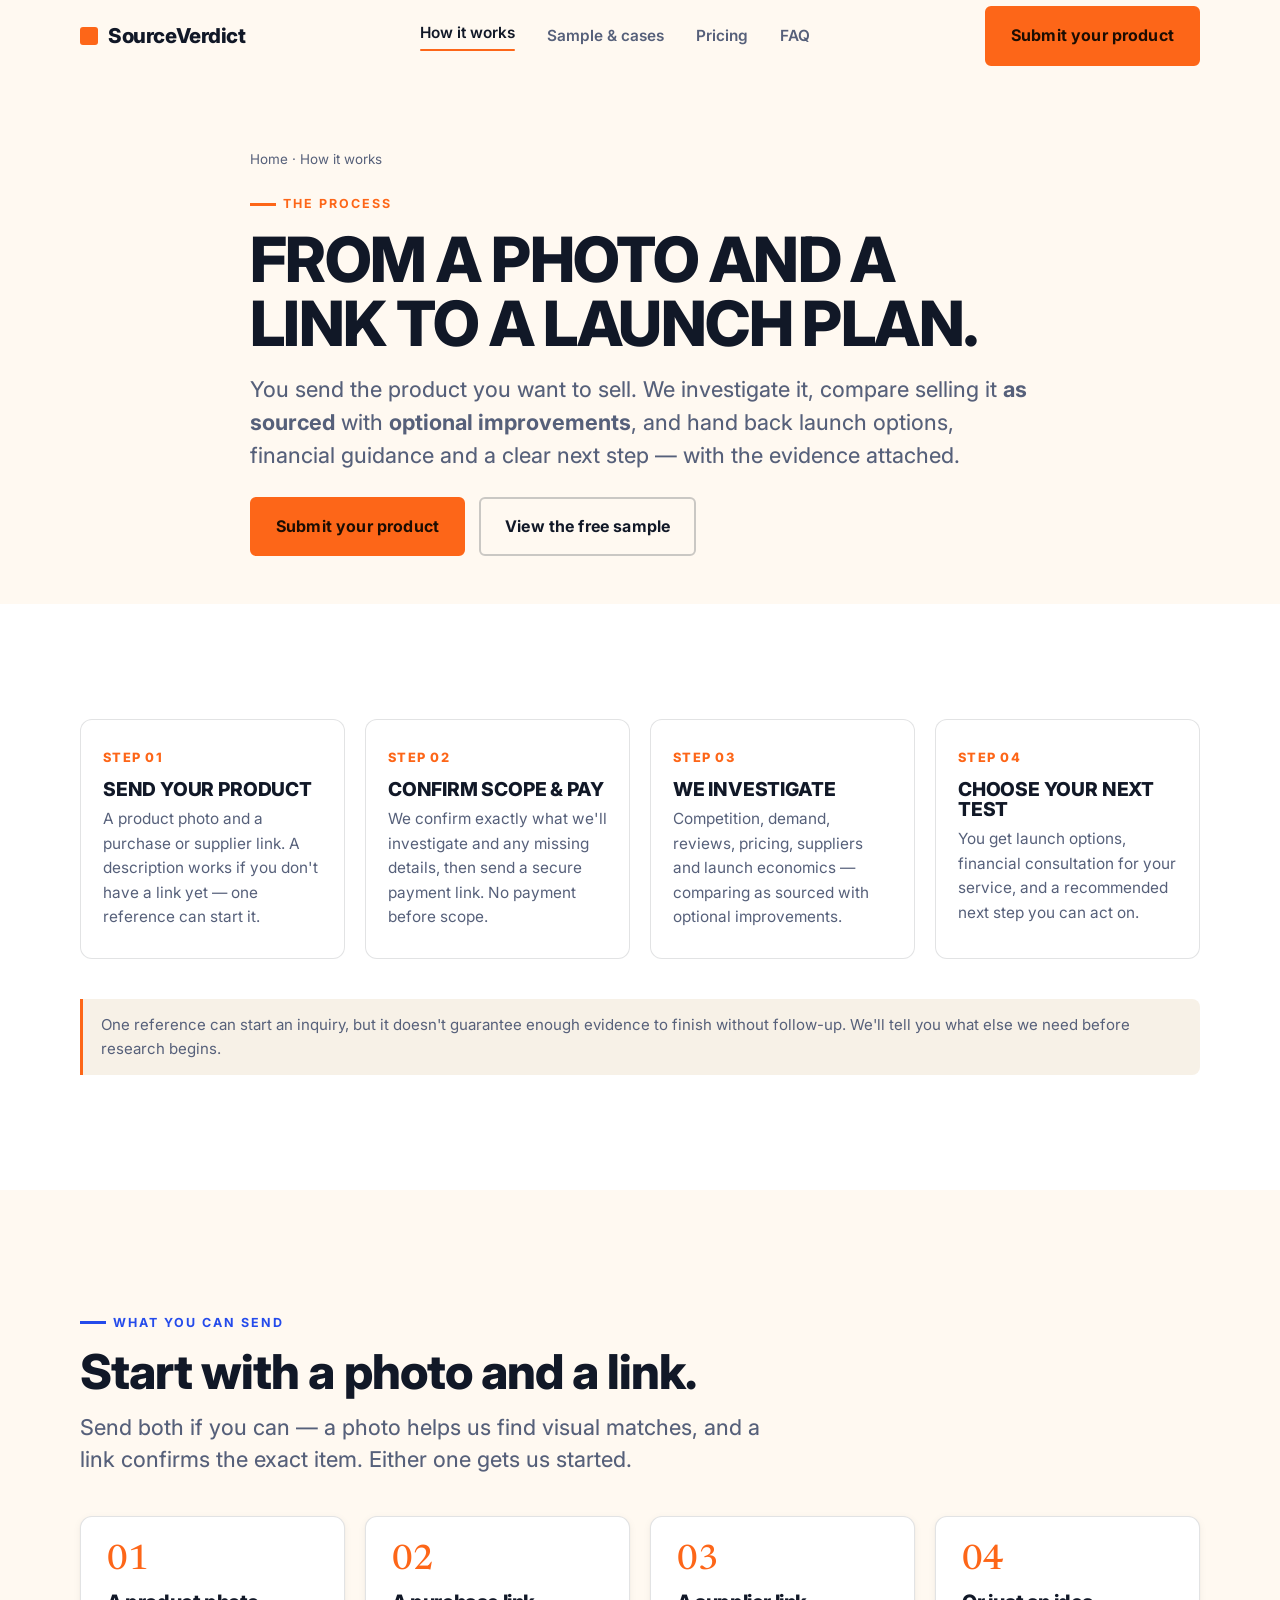
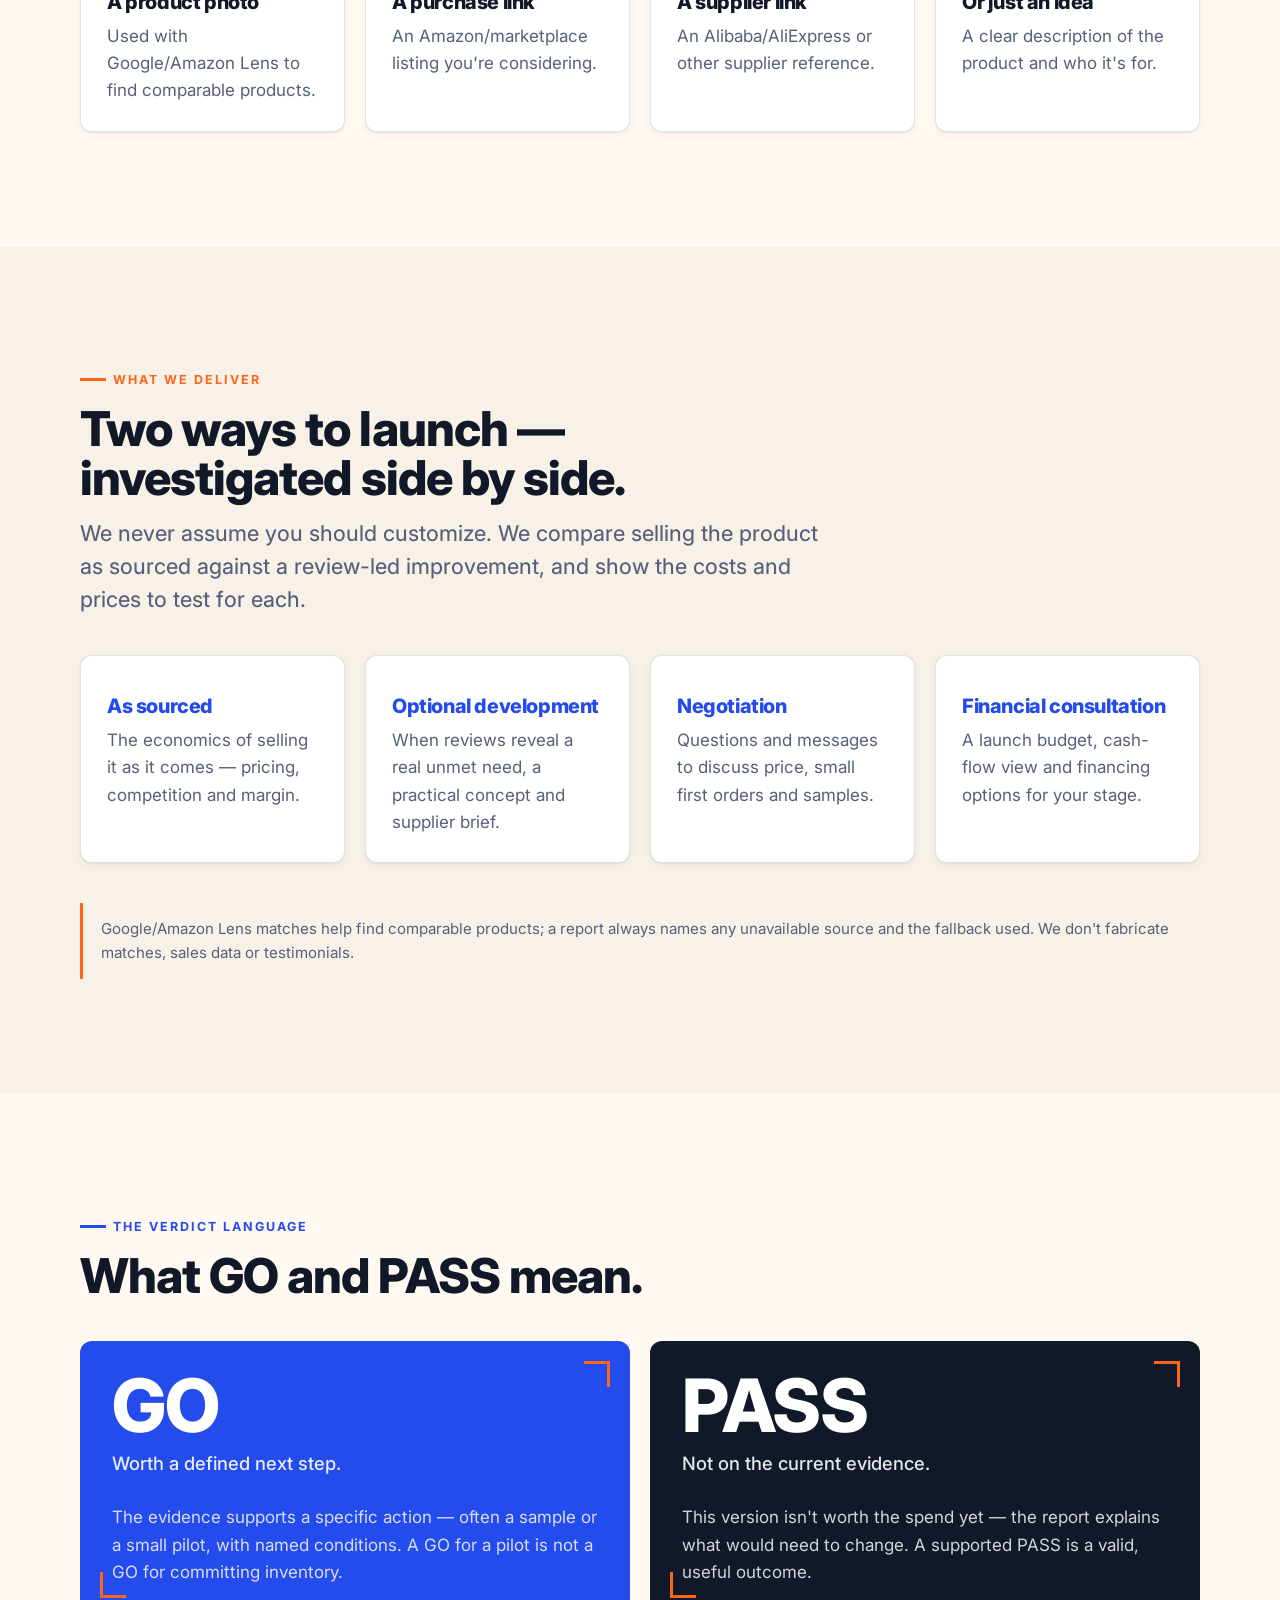
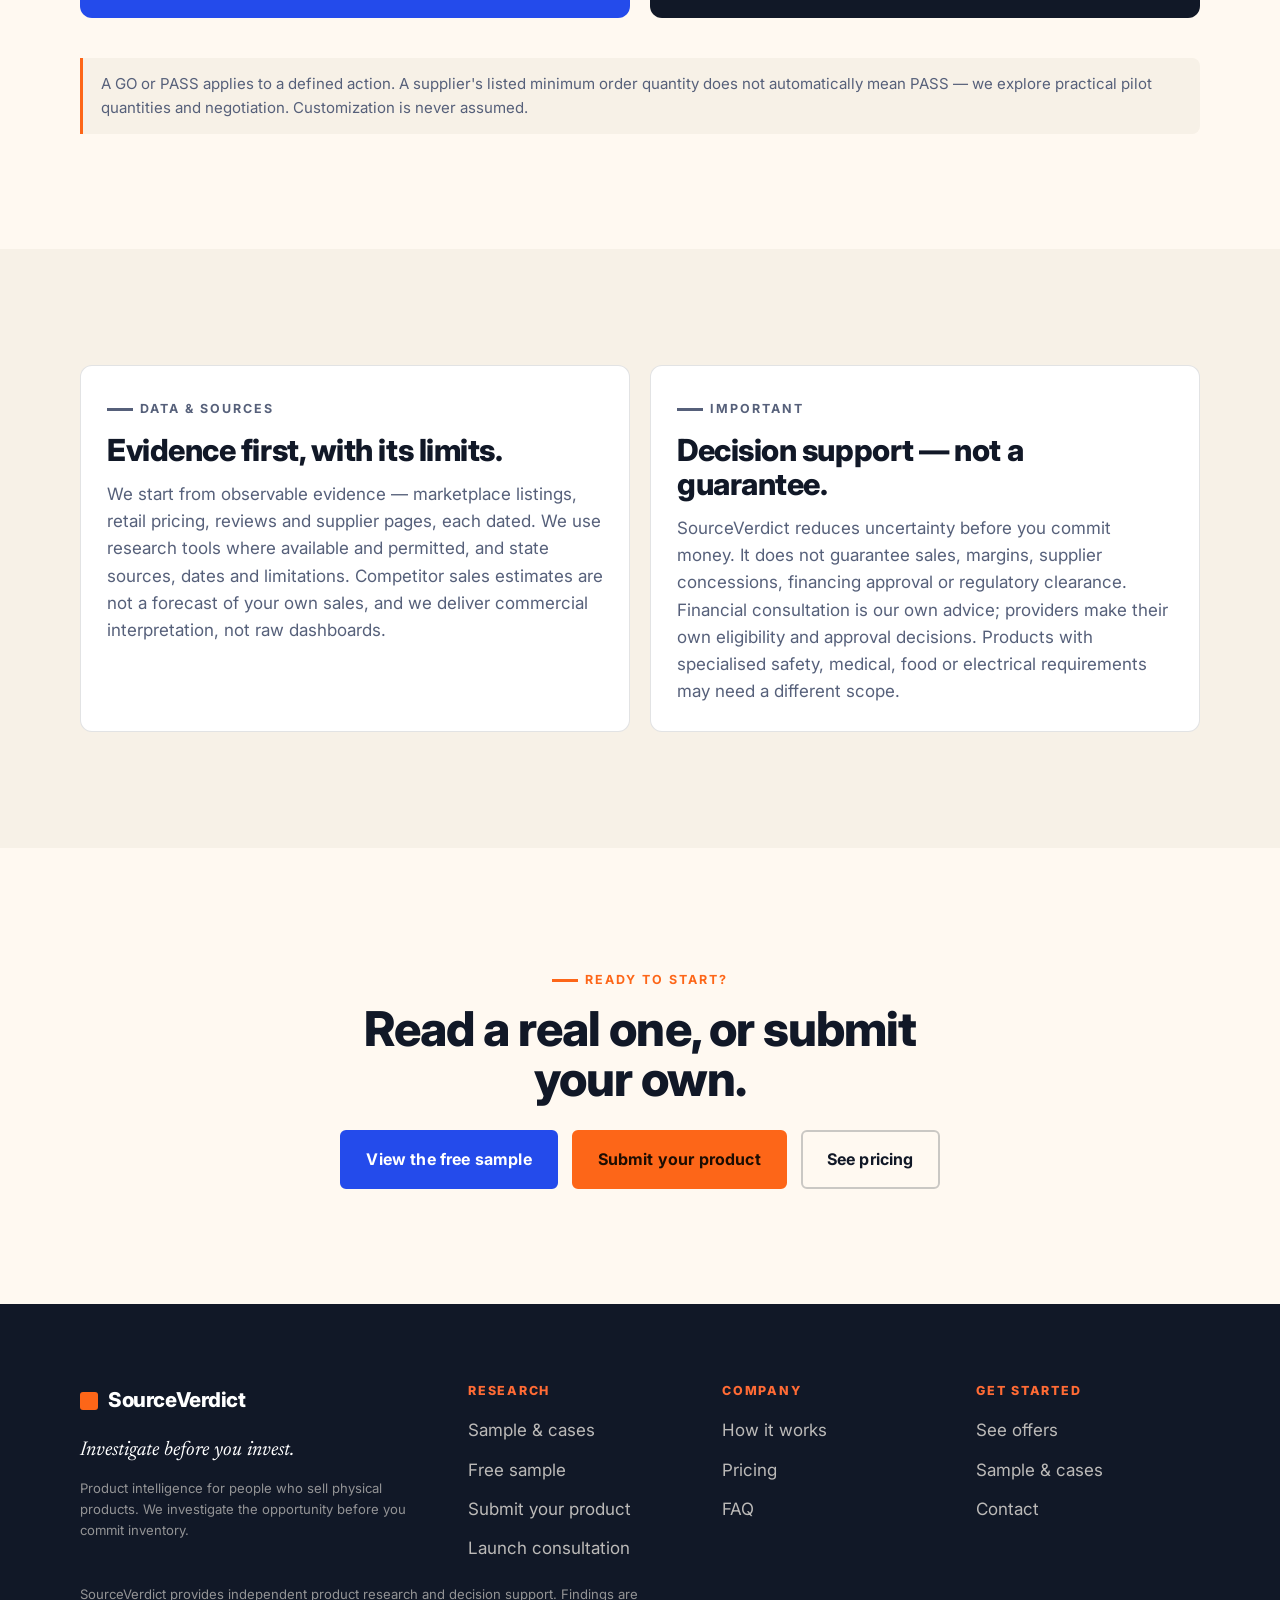
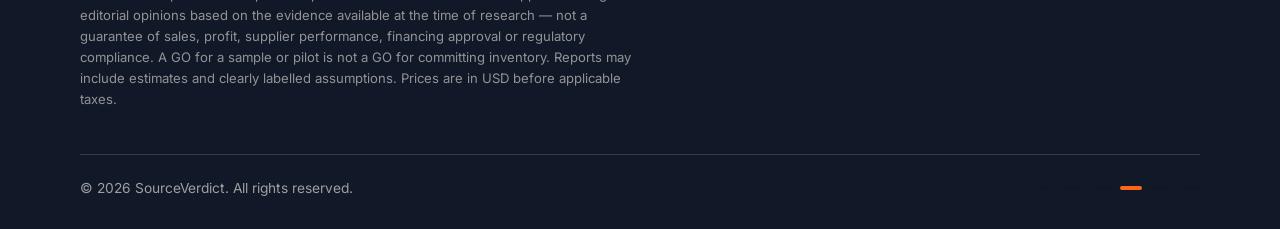
<file: how-it-works.html>
<!doctype html>
<html lang="en">
<head>
  <meta charset="utf-8" />
  <meta name="viewport" content="width=device-width, initial-scale=1" />
  <title>How it works — SourceVerdict</title>
  <meta name="description" content="How a SourceVerdict investigation works: send a product photo and purchase link; we confirm scope and payment; we research competition, demand, reviews, pricing and suppliers — comparing selling as sourced with optional improvements — and give you launch options, financial consultation and a next test." />
  <link rel="canonical" href="https://www.sourceverdict.net/how-it-works.html" />
  <meta name="theme-color" content="#FFF9F1" media="(prefers-color-scheme: light)" />
  <meta name="theme-color" content="#0c0f16" media="(prefers-color-scheme: dark)" />
  <meta property="og:type" content="website" />
  <meta property="og:site_name" content="SourceVerdict" />
  <meta property="og:title" content="How SourceVerdict works" />
  <meta property="og:description" content="From a photo and a link to a launch plan — as sourced vs improved, with financial consultation." />
  <meta property="og:url" content="https://www.sourceverdict.net/how-it-works.html" />
  <meta property="og:image" content="https://www.sourceverdict.net/assets/img/og-image.png" />
  <meta name="twitter:card" content="summary_large_image" />
  <link rel="icon" href="assets/img/logo-square.png" sizes="any" />
  <link rel="apple-touch-icon" href="assets/img/logo-square.png" />
  <link rel="manifest" href="site.webmanifest" />
  <link rel="preconnect" href="https://fonts.googleapis.com" />
  <link rel="preconnect" href="https://fonts.gstatic.com" crossorigin />
  <link href="https://fonts.googleapis.com/css2?family=Inter:wght@400;500;600;700;800;900&family=Newsreader:ital,wght@0,400;0,500;1,400;1,500&display=swap" rel="stylesheet" />
  <link rel="stylesheet" href="assets/css/styles.css" />
</head>
<body>
  <a class="skip-link" href="#main">Skip to content</a>
  <header class="site-header">
    <div class="container">
      <nav class="nav" aria-label="Primary">
        <a class="brand" href="index.html"><span class="brand__mark" aria-hidden="true"></span>SourceVerdict</a>
        <div class="nav__links" id="navmenu">
          <a href="how-it-works.html" aria-current="page">How it works</a>
          <a href="reports.html">Sample &amp; cases</a>
          <a href="pricing.html">Pricing</a>
          <a href="faq.html">FAQ</a>
          <a class="btn btn--primary nav__cta-mobile" href="submit.html">Submit your product</a>
        </div>
        <div class="nav__right">
          <a class="btn btn--primary" href="submit.html">Submit your product</a>
          <button class="nav__toggle" aria-label="Open menu" aria-expanded="false" aria-controls="navmenu"><span aria-hidden="true"></span></button>
        </div>
      </nav>
    </div>
  </header>

  <main id="main">
    <section class="page-hero">
      <div class="container container--narrow">
        <p class="breadcrumb"><a href="index.html">Home</a> · How it works</p>
        <span class="eyebrow">The process</span>
        <h1 class="h1 mt-1">From a photo and a link to a launch plan.</h1>
        <p class="lead">You send the product you want to sell. We investigate it, compare selling it <strong>as sourced</strong> with <strong>optional improvements</strong>, and hand back launch options, financial guidance and a clear next step — with the evidence attached.</p>
        <div class="btn-row mt-2"><a class="btn btn--primary" href="submit.html">Submit your product</a><a class="btn btn--outline" href="sample-report.html" data-full-report>View the free sample</a></div>
      </div>
    </section>

    <section class="section section--paper">
      <div class="container">
        <div class="steps reveal">
          <div class="step"><div class="step__n">STEP 01</div><h3>Send your product</h3><p>A product photo and a purchase or supplier link. A description works if you don't have a link yet — one reference can start it.</p></div>
          <div class="step"><div class="step__n">STEP 02</div><h3>Confirm scope &amp; pay</h3><p>We confirm exactly what we'll investigate and any missing details, then send a secure payment link. No payment before scope.</p></div>
          <div class="step"><div class="step__n">STEP 03</div><h3>We investigate</h3><p>Competition, demand, reviews, pricing, suppliers and launch economics — comparing as sourced with optional improvements.</p></div>
          <div class="step"><div class="step__n">STEP 04</div><h3>Choose your next test</h3><p>You get launch options, financial consultation for your service, and a recommended next step you can act on.</p></div>
        </div>
        <p class="note mt-3 reveal">One reference can start an inquiry, but it doesn't guarantee enough evidence to finish without follow-up. We'll tell you what else we need before research begins.</p>
      </div>
    </section>

    <section class="section">
      <div class="container">
        <div class="reveal" style="max-width:720px">
          <span class="eyebrow eyebrow--blue">What you can send</span>
          <h2 class="h2 mt-1">Start with a photo and a link.</h2>
          <p class="lead mt-1">Send both if you can — a photo helps us find visual matches, and a link confirms the exact item. Either one gets us started.</p>
        </div>
        <div class="grid-cards cols-4 mt-3 reveal">
          <div class="card"><div class="card__num">01</div><h3>A product photo</h3><p>Used with Google/Amazon Lens to find comparable products.</p></div>
          <div class="card"><div class="card__num">02</div><h3>A purchase link</h3><p>An Amazon/marketplace listing you're considering.</p></div>
          <div class="card"><div class="card__num">03</div><h3>A supplier link</h3><p>An Alibaba/AliExpress or other supplier reference.</p></div>
          <div class="card"><div class="card__num">04</div><h3>Or just an idea</h3><p>A clear description of the product and who it's for.</p></div>
        </div>
      </div>
    </section>

    <!-- Two routes + development + negotiation + finance -->
    <section class="section section--tint">
      <div class="container">
        <div class="reveal" style="max-width:760px">
          <span class="eyebrow">What we deliver</span>
          <h2 class="h2 mt-1 balance">Two ways to launch — investigated side by side.</h2>
          <p class="lead mt-1">We never assume you should customize. We compare selling the product as sourced against a review-led improvement, and show the costs and prices to test for each.</p>
        </div>
        <div class="grid-cards cols-4 mt-3 reveal">
          <div class="card"><h3 class="text-blue">As sourced</h3><p>The economics of selling it as it comes — pricing, competition and margin.</p></div>
          <div class="card"><h3 class="text-blue">Optional development</h3><p>When reviews reveal a real unmet need, a practical concept and supplier brief.</p></div>
          <div class="card"><h3 class="text-blue">Negotiation</h3><p>Questions and messages to discuss price, small first orders and samples.</p></div>
          <div class="card"><h3 class="text-blue">Financial consultation</h3><p>A launch budget, cash-flow view and financing options for your stage.</p></div>
        </div>
        <p class="note mt-3 reveal">Google/Amazon Lens matches help find comparable products; a report always names any unavailable source and the fallback used. We don't fabricate matches, sales data or testimonials.</p>
      </div>
    </section>

    <section class="section">
      <div class="container">
        <div class="reveal" style="max-width:720px"><span class="eyebrow eyebrow--blue">The verdict language</span><h2 class="h2 mt-1">What GO and PASS mean.</h2></div>
        <div class="verdicts mt-3 reveal">
          <div class="verdict verdict--go"><span class="corner" aria-hidden="true"></span><span class="corner br" aria-hidden="true"></span><div class="verdict__label">GO</div><p class="verdict__desc">Worth a defined next step.</p><p class="mt-2" style="color:rgba(255,255,255,.82)">The evidence supports a specific action — often a sample or a small pilot, with named conditions. A GO for a pilot is not a GO for committing inventory.</p></div>
          <div class="verdict verdict--pass"><span class="corner" aria-hidden="true"></span><span class="corner br" aria-hidden="true"></span><div class="verdict__label">PASS</div><p class="verdict__desc">Not on the current evidence.</p><p class="mt-2" style="color:rgba(255,255,255,.82)">This version isn't worth the spend yet — the report explains what would need to change. A supported PASS is a valid, useful outcome.</p></div>
        </div>
        <p class="note mt-3 reveal">A GO or PASS applies to a defined action. A supplier's listed minimum order quantity does not automatically mean PASS — we explore practical pilot quantities and negotiation. Customization is never assumed.</p>
      </div>
    </section>

    <section class="section section--tint">
      <div class="container">
        <div class="grid-cards cols-2 reveal">
          <div class="callout"><span class="eyebrow eyebrow--muted">Data &amp; sources</span><h3 class="h3 mt-1">Evidence first, with its limits.</h3><p class="muted mt-1">We start from observable evidence — marketplace listings, retail pricing, reviews and supplier pages, each dated. We use research tools where available and permitted, and state sources, dates and limitations. Competitor sales estimates are not a forecast of your own sales, and we deliver commercial interpretation, not raw dashboards.</p></div>
          <div class="callout"><span class="eyebrow eyebrow--muted">Important</span><h3 class="h3 mt-1">Decision support — not a guarantee.</h3><p class="muted mt-1">SourceVerdict reduces uncertainty before you commit money. It does not guarantee sales, margins, supplier concessions, financing approval or regulatory clearance. Financial consultation is our own advice; providers make their own eligibility and approval decisions. Products with specialised safety, medical, food or electrical requirements may need a different scope.</p></div>
        </div>
      </div>
    </section>

    <section class="section">
      <div class="container center">
        <div class="reveal" style="max-width:620px;margin-inline:auto">
          <span class="eyebrow" style="justify-content:center">Ready to start?</span>
          <h2 class="h2 mt-1">Read a real one, or submit your own.</h2>
          <div class="btn-row mt-2" style="justify-content:center">
            <a class="btn btn--blue" href="sample-report.html" data-full-report>View the free sample</a>
            <a class="btn btn--primary" href="submit.html">Submit your product</a>
            <a class="btn btn--outline" href="pricing.html">See pricing</a>
          </div>
        </div>
      </div>
    </section>
  </main>

  <footer class="site-footer">
    <div class="container">
      <div class="footer-grid">
        <div>
          <a class="brand" href="index.html"><span class="brand__mark" aria-hidden="true"></span>SourceVerdict</a>
          <p class="footer-tag">Investigate before you invest.</p>
          <p class="footer-disclaimer" style="margin-top:12px">Product intelligence for people who sell physical products. We investigate the opportunity before you commit inventory.</p>
        </div>
        <nav class="footer-col" aria-label="Research">
          <h4>Research</h4>
          <a href="reports.html">Sample &amp; cases</a>
          <a href="sample-report.html">Free sample</a>
          <a href="submit.html">Submit your product</a>
          <a href="pricing.html#consultation">Launch consultation</a>
        </nav>
        <nav class="footer-col" aria-label="Company">
          <h4>Company</h4>
          <a href="how-it-works.html">How it works</a>
          <a href="pricing.html">Pricing</a>
          <a href="faq.html">FAQ</a>
        </nav>
        <nav class="footer-col" aria-label="Get started">
          <h4>Get started</h4>
          <a href="pricing.html">See offers</a>
          <a href="reports.html">Sample &amp; cases</a>
          <a href="mailto:hello@sourceverdict.net">Contact</a>
        </nav>
      </div>
      <p class="footer-disclaimer">SourceVerdict provides independent product research and decision support. Findings are editorial opinions based on the evidence available at the time of research — not a guarantee of sales, profit, supplier performance, financing approval or regulatory compliance. A GO for a sample or pilot is not a GO for committing inventory. Reports may include estimates and clearly labelled assumptions. Prices are in USD before applicable taxes.</p>
      <div class="footer-bottom">
        <span>© <span id="year">2026</span> SourceVerdict. All rights reserved.</span>
        <span class="dashes" aria-hidden="true"><i></i><i></i><i></i><i class="on"></i><i></i><i></i></span>
      </div>
    </div>
  </footer>

  <script src="assets/js/config.js"></script>
  <script src="assets/js/reports.js"></script>
  <script src="assets/js/main.js"></script>
</body>
</html>
</file>
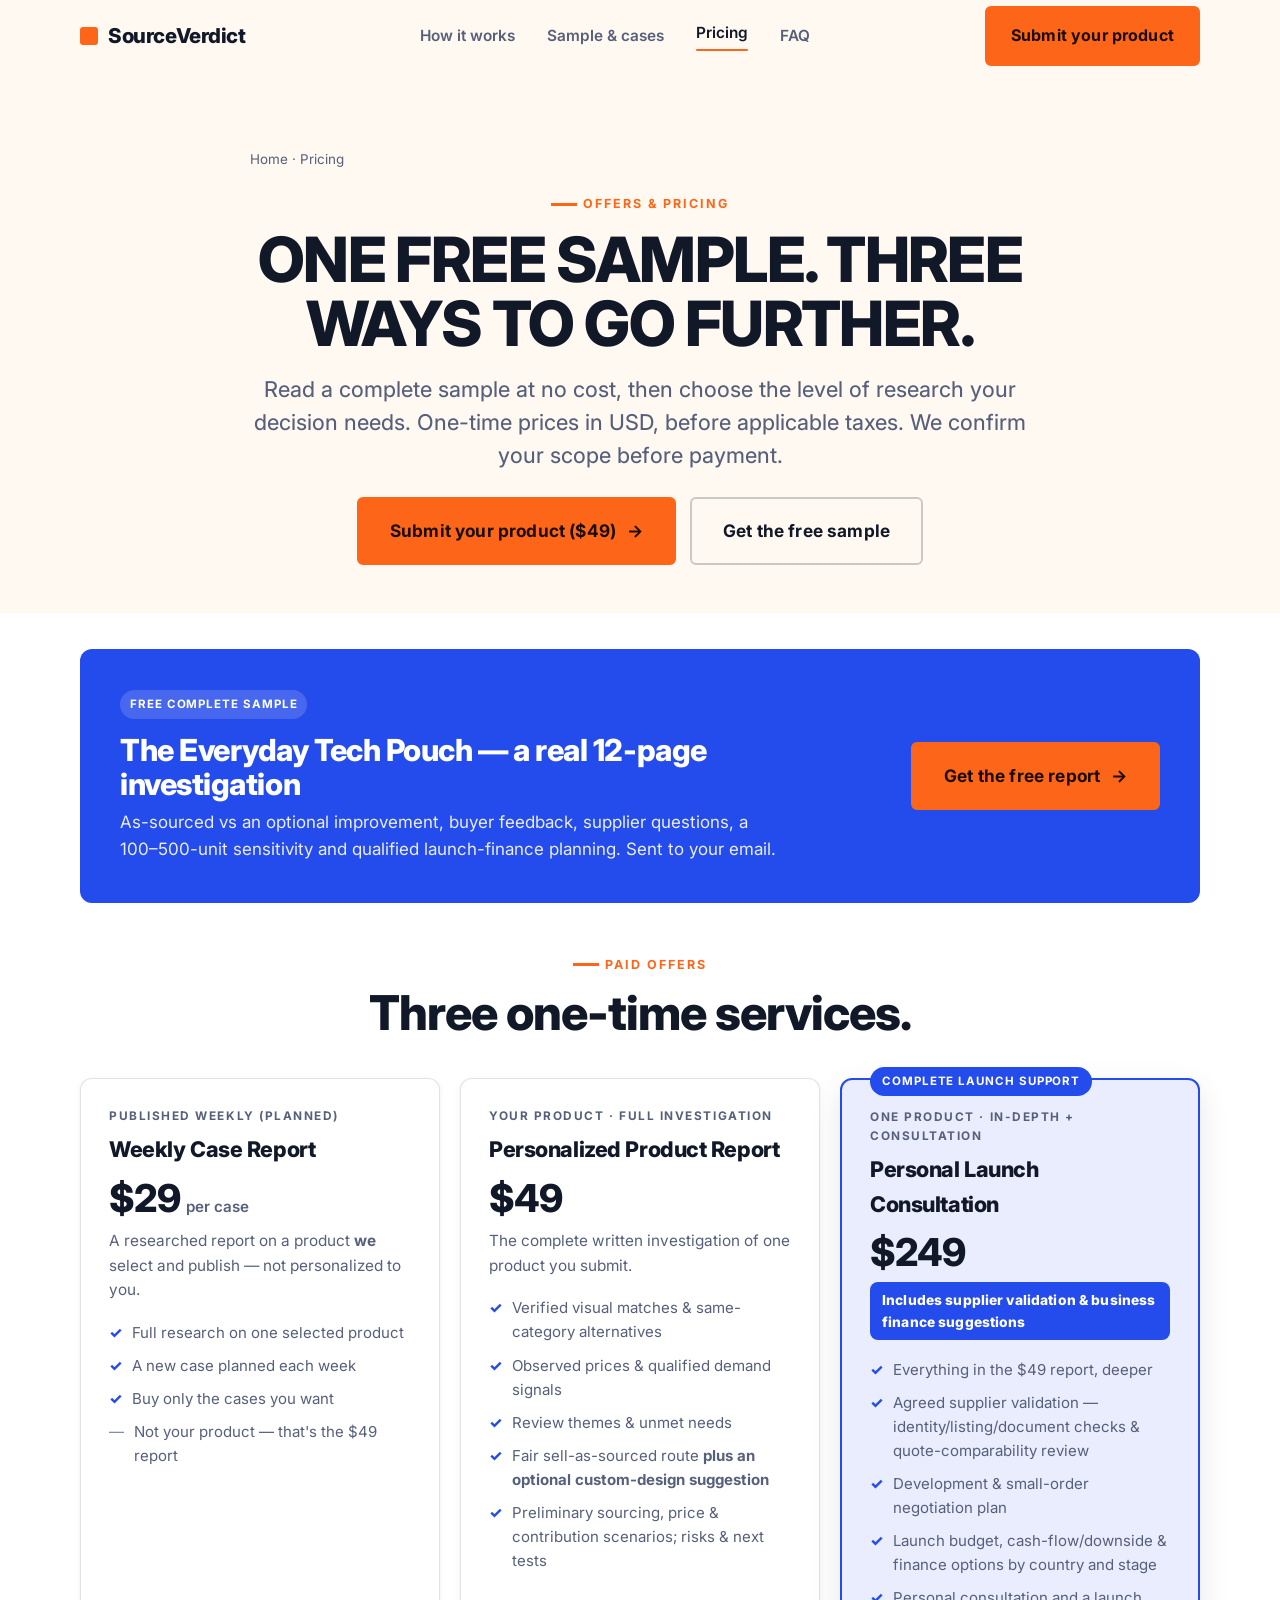
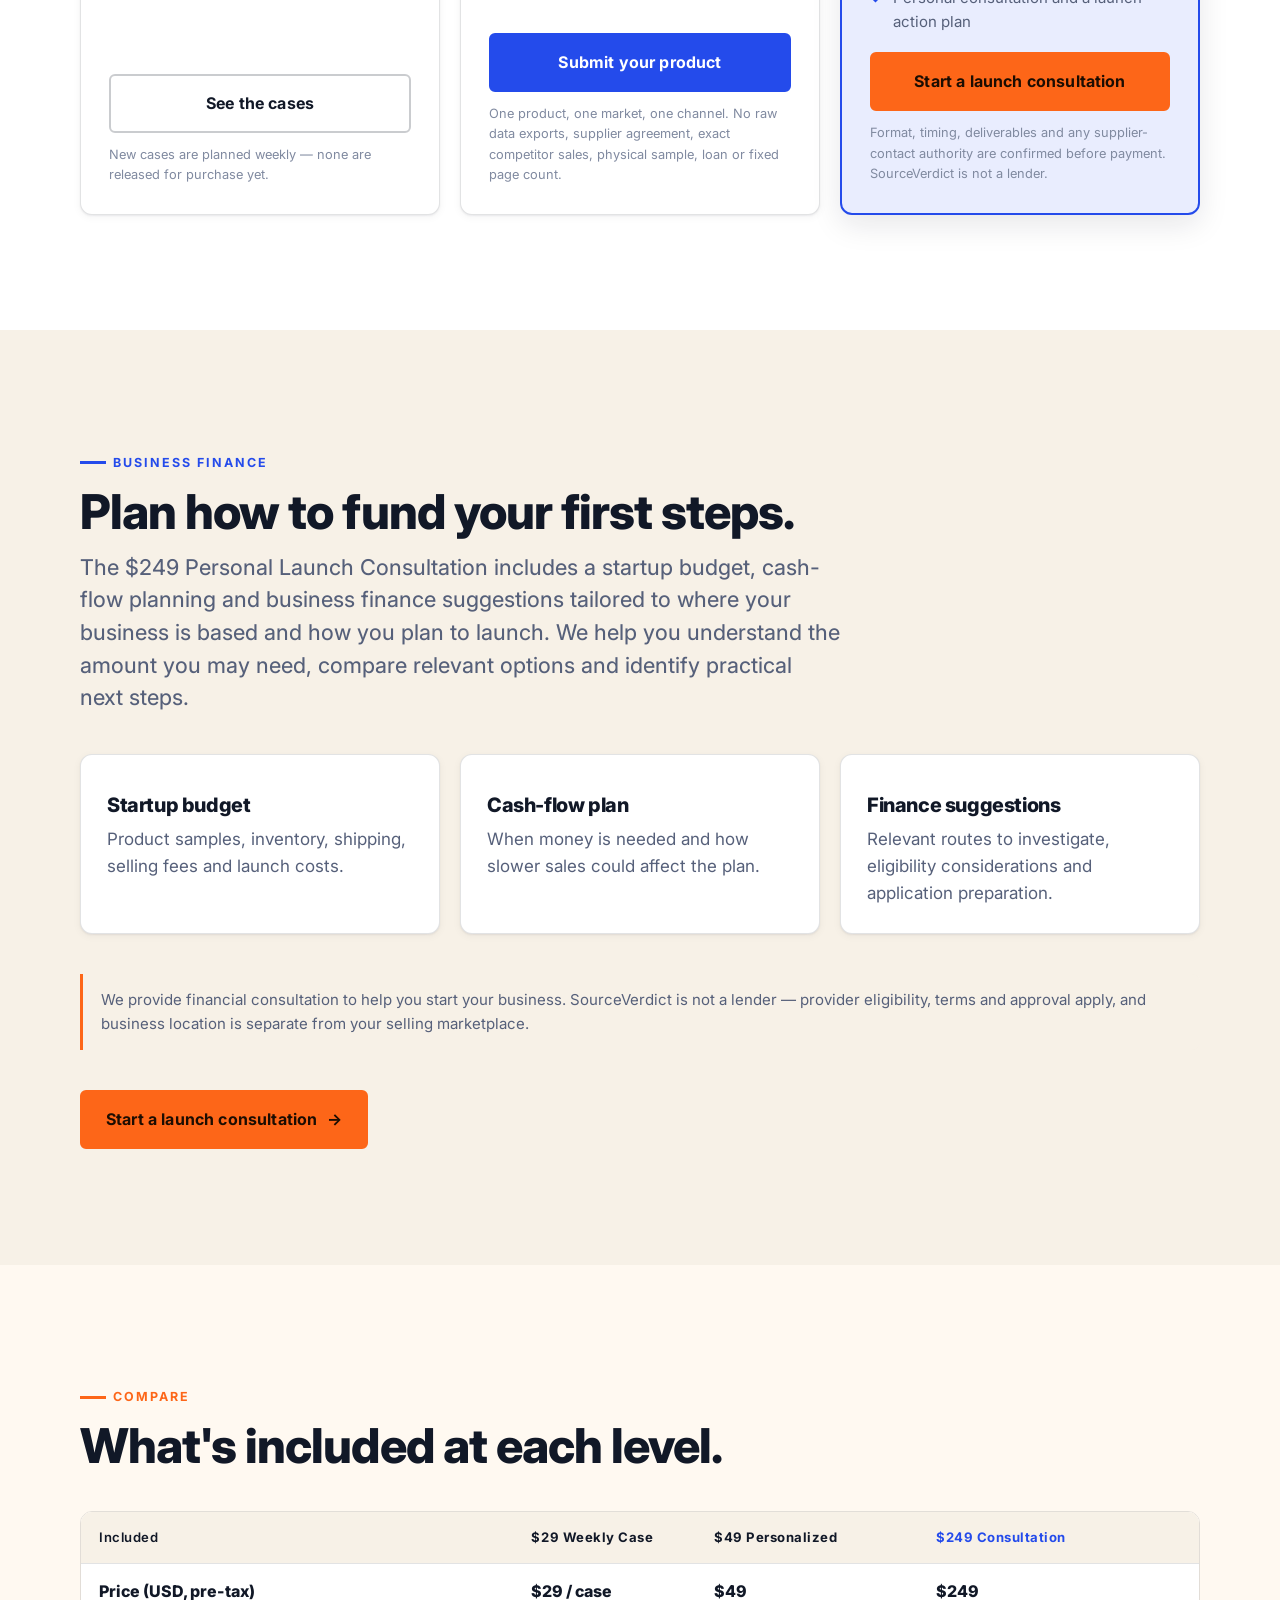
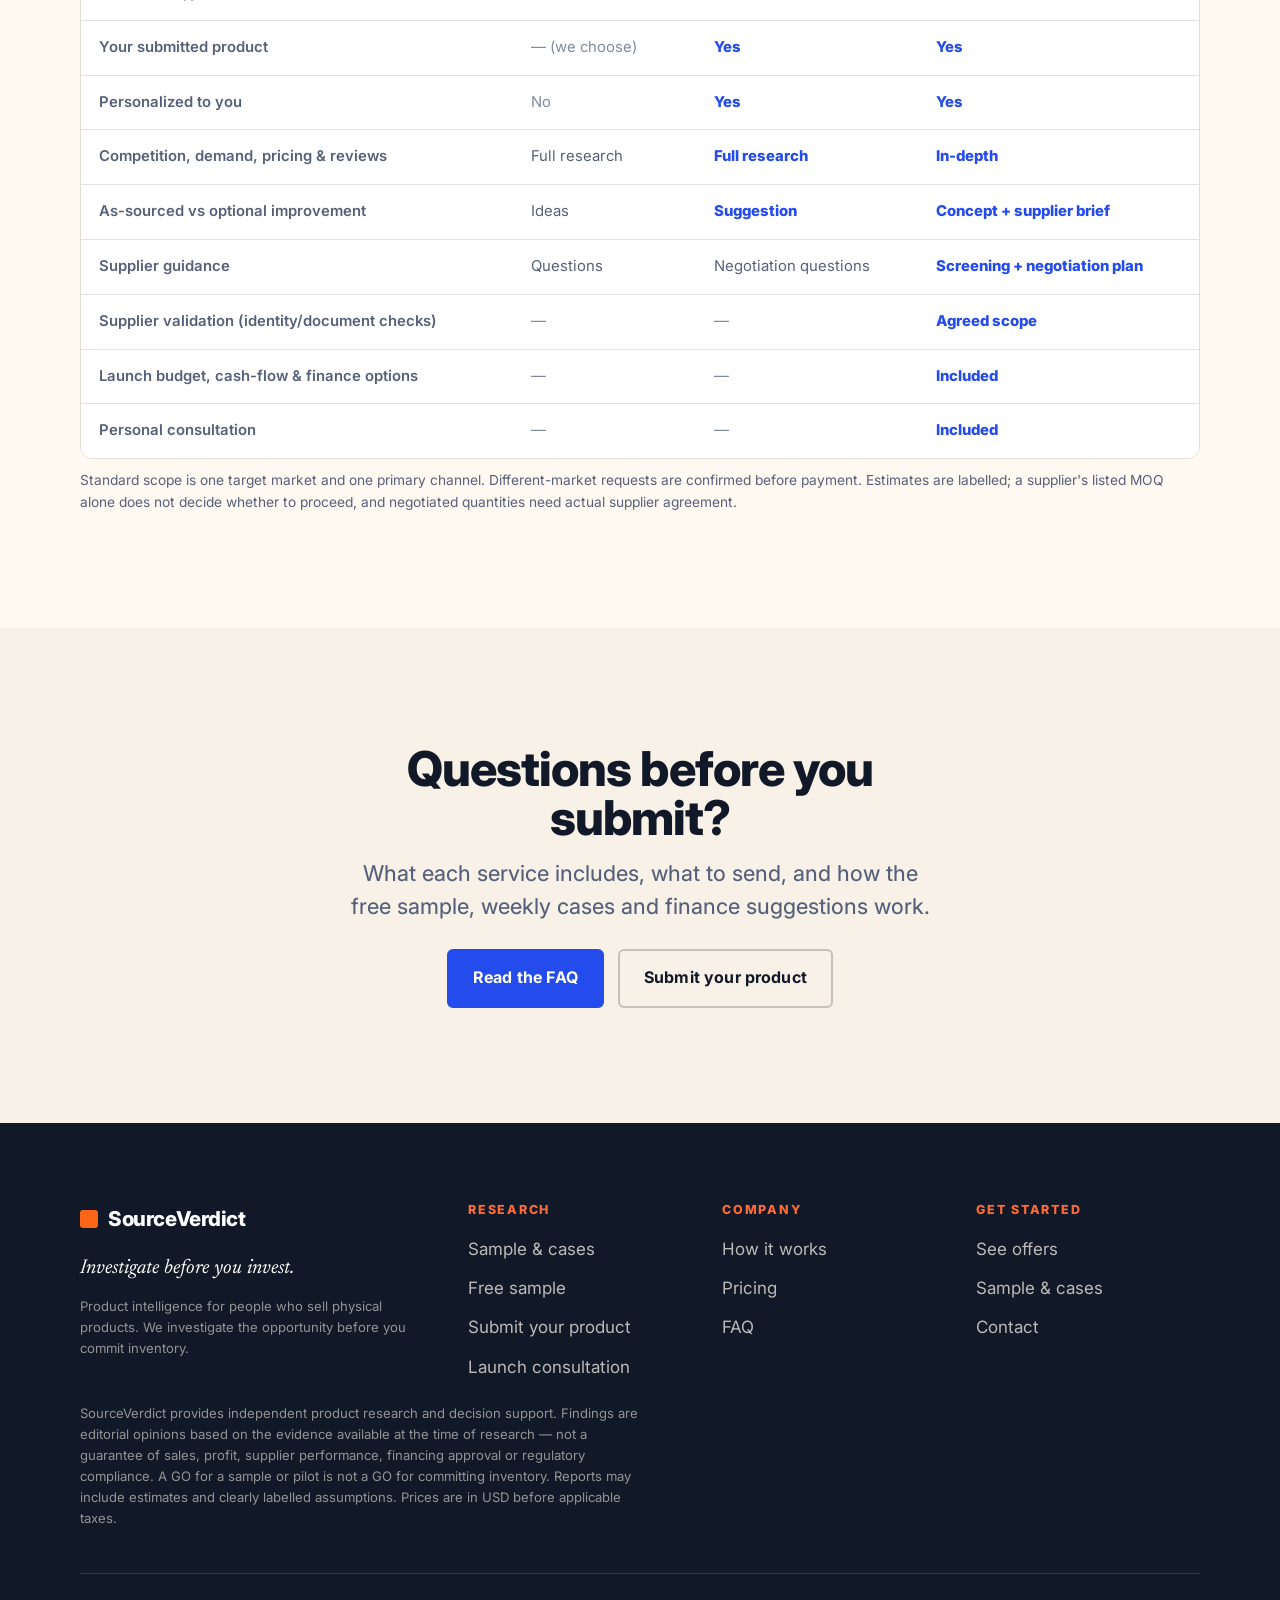
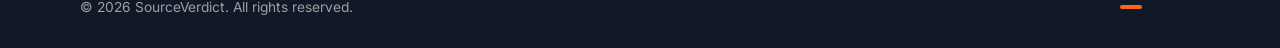
<file: pricing.html>
<!doctype html>
<html lang="en">
<head>
  <meta charset="utf-8" />
  <meta name="viewport" content="width=device-width, initial-scale=1" />
  <title>Pricing — SourceVerdict</title>
  <meta name="description" content="A free complete sample, plus three paid offers: $29 Weekly Case Report, $49 Personalized Product Report on your product, and the $249 Personal Launch Consultation with supplier validation and business finance suggestions. One-time USD pricing." />
  <link rel="canonical" href="https://www.sourceverdict.net/pricing.html" />
  <meta name="theme-color" content="#FFF9F1" media="(prefers-color-scheme: light)" />
  <meta name="theme-color" content="#0c0f16" media="(prefers-color-scheme: dark)" />
  <meta property="og:type" content="website" />
  <meta property="og:site_name" content="SourceVerdict" />
  <meta property="og:title" content="SourceVerdict — pricing" />
  <meta property="og:description" content="Free sample + $29 weekly case, $49 personalized product report, and $249 launch consultation with supplier validation and finance suggestions." />
  <meta property="og:url" content="https://www.sourceverdict.net/pricing.html" />
  <meta property="og:image" content="https://www.sourceverdict.net/assets/img/og-image.png" />
  <meta name="twitter:card" content="summary_large_image" />
  <link rel="icon" href="assets/img/logo-square.png" sizes="any" />
  <link rel="apple-touch-icon" href="assets/img/logo-square.png" />
  <link rel="manifest" href="site.webmanifest" />
  <link rel="preconnect" href="https://fonts.googleapis.com" />
  <link rel="preconnect" href="https://fonts.gstatic.com" crossorigin />
  <link href="https://fonts.googleapis.com/css2?family=Inter:wght@400;500;600;700;800;900&family=Newsreader:ital,wght@0,400;0,500;1,400;1,500&display=swap" rel="stylesheet" />
  <link rel="stylesheet" href="assets/css/styles.css" />
  <script type="application/ld+json">
  {
    "@context": "https://schema.org",
    "@type": "OfferCatalog",
    "name": "SourceVerdict offers",
    "itemListElement": [
      { "@type": "Offer", "name": "Weekly Case Report", "price": "29", "priceCurrency": "USD", "availability": "https://schema.org/PreOrder" },
      { "@type": "Offer", "name": "Personalized Product Report", "price": "49", "priceCurrency": "USD" },
      { "@type": "Offer", "name": "Personal Launch Consultation", "price": "249", "priceCurrency": "USD" }
    ]
  }
  </script>
</head>
<body>
  <a class="skip-link" href="#main">Skip to content</a>
  <header class="site-header">
    <div class="container">
      <nav class="nav" aria-label="Primary">
        <a class="brand" href="index.html"><span class="brand__mark" aria-hidden="true"></span>SourceVerdict</a>
        <div class="nav__links" id="navmenu">
          <a href="how-it-works.html">How it works</a>
          <a href="reports.html">Sample &amp; cases</a>
          <a href="pricing.html" aria-current="page">Pricing</a>
          <a href="faq.html">FAQ</a>
          <a class="btn btn--primary nav__cta-mobile" href="submit.html">Submit your product</a>
        </div>
        <div class="nav__right">
          <a class="btn btn--primary" href="submit.html">Submit your product</a>
          <button class="nav__toggle" aria-label="Open menu" aria-expanded="false" aria-controls="navmenu"><span aria-hidden="true"></span></button>
        </div>
      </nav>
    </div>
  </header>

  <main id="main">
    <section class="page-hero">
      <div class="container container--narrow center" style="text-align:center">
        <p class="breadcrumb" style="text-align:left"><a href="index.html">Home</a> · Pricing</p>
        <span class="eyebrow" style="justify-content:center">Offers &amp; pricing</span>
        <h1 class="h1 mt-1 balance">One free sample. Three ways to go further.</h1>
        <p class="lead mx-auto" style="max-width:56ch">Read a complete sample at no cost, then choose the level of research your decision needs. One-time prices in USD, before applicable taxes. We confirm your scope before payment.</p>
        <div class="btn-row mt-2" style="justify-content:center">
          <a class="btn btn--primary btn--lg" href="submit.html?tier=personalized" data-order="personalized">Submit your product ($49) <span class="arrow" aria-hidden="true">→</span></a>
          <a class="btn btn--outline btn--lg" href="sample-report.html" data-full-report>Get the free sample</a>
        </div>
      </div>
    </section>

    <!-- Free sample strip (separate from the paid cards) -->
    <section class="section section--paper" style="padding-top:clamp(20px,3vw,36px);padding-bottom:0">
      <div class="container">
        <div class="supplier-strip reveal" style="background:var(--blue)">
          <div>
            <span class="badge badge--sample" style="background:rgba(255,255,255,.16);color:#fff">Free complete sample</span>
            <h2 class="h3 mt-1" style="color:#fff">The Everyday Tech Pouch — a real 12-page investigation</h2>
            <p style="color:rgba(255,255,255,.9)">As-sourced vs an optional improvement, buyer feedback, supplier questions, a 100–500-unit sensitivity and qualified launch-finance planning. Sent to your email.</p>
          </div>
          <div><a class="btn btn--primary btn--lg" href="sample-report.html" data-full-report>Get the free report <span class="arrow" aria-hidden="true">→</span></a></div>
        </div>
      </div>
    </section>

    <!-- Three paid cards -->
    <section class="section section--paper" style="padding-top:clamp(24px,4vw,44px)">
      <div class="container">
        <div class="reveal center" style="max-width:640px;margin-inline:auto">
          <span class="eyebrow" style="justify-content:center">Paid offers</span>
          <h2 class="h2 mt-1">Three one-time services.</h2>
        </div>
        <div class="offers mt-3 reveal">
          <!-- $29 weekly case -->
          <div class="offer">
            <div class="offer__eyebrow">Published weekly (planned)</div>
            <div class="offer__name">Weekly Case Report</div>
            <div class="offer__price">$29 <small>per case</small></div>
            <p class="offer__scope">A researched report on a product <strong>we</strong> select and publish — not personalized to you.</p>
            <ul class="offer__list">
              <li><span class="tick">✓</span><span>Full research on one selected product</span></li>
              <li><span class="tick">✓</span><span>A new case planned each week</span></li>
              <li><span class="tick">✓</span><span>Buy only the cases you want</span></li>
              <li><span class="no"></span><span>Not your product — that's the $49 report</span></li>
            </ul>
            <a class="btn btn--outline btn--block" href="reports.html" data-order="case">See the cases</a>
            <p class="offer__note">New cases are planned weekly — none are released for purchase yet.</p>
          </div>

          <!-- $49 personalized -->
          <div class="offer">
            <div class="offer__eyebrow">Your product · full investigation</div>
            <div class="offer__name">Personalized Product Report</div>
            <div class="offer__price">$49</div>
            <p class="offer__scope">The complete written investigation of one product you submit.</p>
            <ul class="offer__list">
              <li><span class="tick">✓</span><span>Verified visual matches &amp; same-category alternatives</span></li>
              <li><span class="tick">✓</span><span>Observed prices &amp; qualified demand signals</span></li>
              <li><span class="tick">✓</span><span>Review themes &amp; unmet needs</span></li>
              <li><span class="tick">✓</span><span>Fair sell-as-sourced route <strong>plus an optional custom-design suggestion</strong></span></li>
              <li><span class="tick">✓</span><span>Preliminary sourcing, price &amp; contribution scenarios; risks &amp; next tests</span></li>
            </ul>
            <a class="btn btn--blue btn--block" href="submit.html?tier=personalized" data-order="personalized">Submit your product</a>
            <p class="offer__note">One product, one market, one channel. No raw data exports, supplier agreement, exact competitor sales, physical sample, loan or fixed page count.</p>
          </div>

          <!-- $249 consultation -->
          <div class="offer offer--highlight" id="consultation">
            <span class="offer__flag">Complete launch support</span>
            <div class="offer__eyebrow">One product · in-depth + consultation</div>
            <div class="offer__name">Personal Launch Consultation</div>
            <div class="offer__price">$249</div>
            <span class="offer__finance">Includes supplier validation &amp; business finance suggestions</span>
            <ul class="offer__list mt-1">
              <li><span class="tick">✓</span><span>Everything in the $49 report, deeper</span></li>
              <li><span class="tick">✓</span><span>Agreed supplier validation — identity/listing/document checks &amp; quote-comparability review</span></li>
              <li><span class="tick">✓</span><span>Development &amp; small-order negotiation plan</span></li>
              <li><span class="tick">✓</span><span>Launch budget, cash-flow/downside &amp; finance options by country and stage</span></li>
              <li><span class="tick">✓</span><span>Personal consultation and a launch action plan</span></li>
            </ul>
            <a class="btn btn--primary btn--block" href="submit.html?tier=consultation" data-order="consultation">Start a launch consultation</a>
            <p class="offer__note">Format, timing, deliverables and any supplier-contact authority are confirmed before payment. SourceVerdict is not a lender.</p>
          </div>
        </div>
      </div>
    </section>

    <!-- Finance section -->
    <section class="section section--tint">
      <div class="container">
        <div class="reveal" style="max-width:760px">
          <span class="eyebrow eyebrow--blue">Business finance</span>
          <h2 class="h2 mt-1">Plan how to fund your first steps.</h2>
          <p class="lead mt-1">The $249 Personal Launch Consultation includes a startup budget, cash-flow planning and business finance suggestions tailored to where your business is based and how you plan to launch. We help you understand the amount you may need, compare relevant options and identify practical next steps.</p>
        </div>
        <div class="grid-cards cols-3 mt-3 reveal">
          <div class="card"><h3>Startup budget</h3><p class="mt-1">Product samples, inventory, shipping, selling fees and launch costs.</p></div>
          <div class="card"><h3>Cash-flow plan</h3><p class="mt-1">When money is needed and how slower sales could affect the plan.</p></div>
          <div class="card"><h3>Finance suggestions</h3><p class="mt-1">Relevant routes to investigate, eligibility considerations and application preparation.</p></div>
        </div>
        <p class="note mt-3 reveal">We provide financial consultation to help you start your business. SourceVerdict is not a lender — provider eligibility, terms and approval apply, and business location is separate from your selling marketplace.</p>
        <div class="btn-row mt-3 reveal"><a class="btn btn--primary" href="submit.html?tier=consultation" data-order="consultation">Start a launch consultation <span class="arrow" aria-hidden="true">→</span></a></div>
      </div>
    </section>

    <!-- Comparison -->
    <section class="section">
      <div class="container">
        <div class="reveal" style="max-width:720px">
          <span class="eyebrow">Compare</span>
          <h2 class="h2 mt-1">What's included at each level.</h2>
        </div>
        <div class="table-scroll mt-3 reveal">
          <table class="scope-table">
            <thead>
              <tr><th scope="col">Included</th><th scope="col">$29 Weekly Case</th><th scope="col">$49 Personalized</th><th scope="col" class="is-featured">$249 Consultation</th></tr>
            </thead>
            <tbody>
              <tr class="price-row"><td>Price (USD, pre-tax)</td><td>$29 / case</td><td>$49</td><td>$249</td></tr>
              <tr><td>Your submitted product</td><td class="no">— (we choose)</td><td class="yes">Yes</td><td class="yes">Yes</td></tr>
              <tr><td>Personalized to you</td><td class="no">No</td><td class="yes">Yes</td><td class="yes">Yes</td></tr>
              <tr><td>Competition, demand, pricing &amp; reviews</td><td>Full research</td><td class="yes">Full research</td><td class="yes">In-depth</td></tr>
              <tr><td>As-sourced vs optional improvement</td><td>Ideas</td><td class="yes">Suggestion</td><td class="yes">Concept + supplier brief</td></tr>
              <tr><td>Supplier guidance</td><td>Questions</td><td>Negotiation questions</td><td class="yes">Screening + negotiation plan</td></tr>
              <tr><td>Supplier validation (identity/document checks)</td><td class="no">—</td><td class="no">—</td><td class="yes">Agreed scope</td></tr>
              <tr><td>Launch budget, cash-flow &amp; finance options</td><td class="no">—</td><td class="no">—</td><td class="yes">Included</td></tr>
              <tr><td>Personal consultation</td><td class="no">—</td><td class="no">—</td><td class="yes">Included</td></tr>
            </tbody>
          </table>
        </div>
        <p class="avail-note reveal">Standard scope is one target market and one primary channel. Different-market requests are confirmed before payment. Estimates are labelled; a supplier's listed MOQ alone does not decide whether to proceed, and negotiated quantities need actual supplier agreement.</p>
      </div>
    </section>

    <!-- Partner module (inactive → renders nothing) -->
    <section id="partner-module" class="section partner-module"></section>

    <section class="section section--tint">
      <div class="container center">
        <div class="reveal" style="max-width:600px;margin-inline:auto">
          <h2 class="h2">Questions before you submit?</h2>
          <p class="lead mt-1">What each service includes, what to send, and how the free sample, weekly cases and finance suggestions work.</p>
          <div class="btn-row mt-2" style="justify-content:center">
            <a class="btn btn--blue" href="faq.html">Read the FAQ</a>
            <a class="btn btn--outline" href="submit.html">Submit your product</a>
          </div>
        </div>
      </div>
    </section>
  </main>

  <footer class="site-footer">
    <div class="container">
      <div class="footer-grid">
        <div>
          <a class="brand" href="index.html"><span class="brand__mark" aria-hidden="true"></span>SourceVerdict</a>
          <p class="footer-tag">Investigate before you invest.</p>
          <p class="footer-disclaimer" style="margin-top:12px">Product intelligence for people who sell physical products. We investigate the opportunity before you commit inventory.</p>
        </div>
        <nav class="footer-col" aria-label="Research">
          <h4>Research</h4>
          <a href="reports.html">Sample &amp; cases</a>
          <a href="sample-report.html">Free sample</a>
          <a href="submit.html">Submit your product</a>
          <a href="pricing.html#consultation">Launch consultation</a>
        </nav>
        <nav class="footer-col" aria-label="Company">
          <h4>Company</h4>
          <a href="how-it-works.html">How it works</a>
          <a href="pricing.html">Pricing</a>
          <a href="faq.html">FAQ</a>
        </nav>
        <nav class="footer-col" aria-label="Get started">
          <h4>Get started</h4>
          <a href="pricing.html">See offers</a>
          <a href="reports.html">Sample &amp; cases</a>
          <a href="mailto:hello@sourceverdict.net">Contact</a>
        </nav>
      </div>
      <p class="footer-disclaimer">SourceVerdict provides independent product research and decision support. Findings are editorial opinions based on the evidence available at the time of research — not a guarantee of sales, profit, supplier performance, financing approval or regulatory compliance. A GO for a sample or pilot is not a GO for committing inventory. Reports may include estimates and clearly labelled assumptions. Prices are in USD before applicable taxes.</p>
      <div class="footer-bottom">
        <span>© <span id="year">2026</span> SourceVerdict. All rights reserved.</span>
        <span class="dashes" aria-hidden="true"><i></i><i></i><i></i><i class="on"></i><i></i><i></i></span>
      </div>
    </div>
  </footer>

  <script src="assets/js/config.js"></script>
  <script src="assets/js/reports.js"></script>
  <script src="assets/js/main.js"></script>
</body>
</html>
</file>
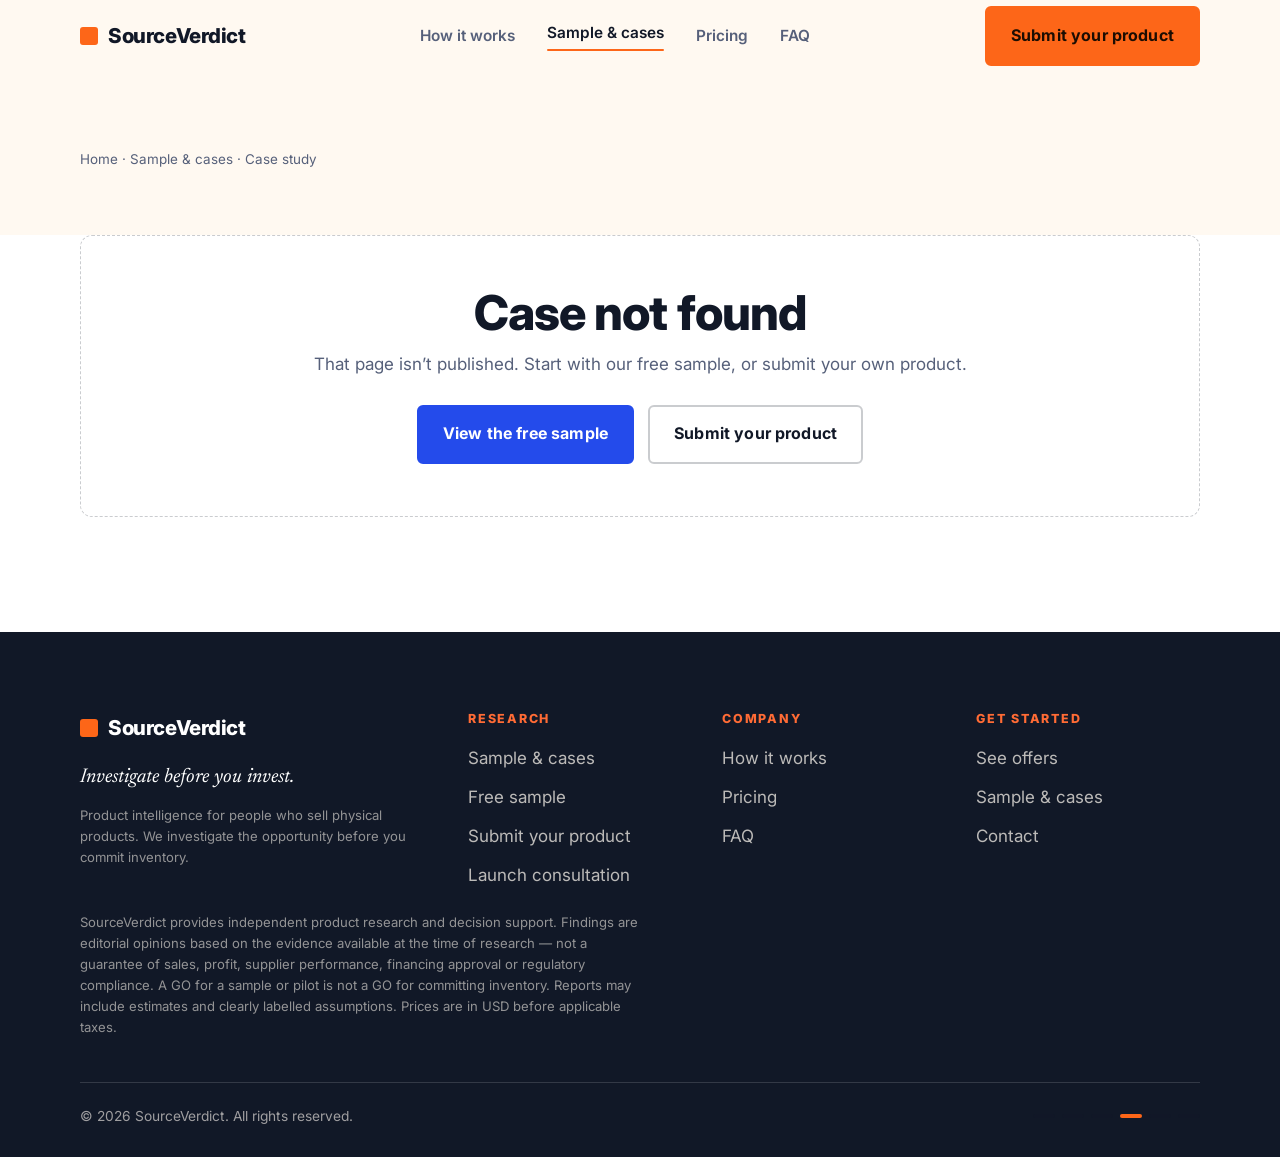
<file: report.html>
<!doctype html>
<html lang="en">
<head>
  <meta charset="utf-8" />
  <meta name="viewport" content="width=device-width, initial-scale=1" />
  <title>Case study — SourceVerdict</title>
  <meta name="description" content="A SourceVerdict worked example: the product, the decision, what we found, and its limits. Public cases demonstrate our method — submit your own product for a personalized investigation." />
  <link rel="canonical" href="https://www.sourceverdict.net/report.html" />
  <meta name="theme-color" content="#FFF9F1" media="(prefers-color-scheme: light)" />
  <meta name="theme-color" content="#0c0f16" media="(prefers-color-scheme: dark)" />
  <meta property="og:type" content="website" />
  <meta property="og:site_name" content="SourceVerdict" />
  <meta property="og:title" content="SourceVerdict case study" />
  <meta property="og:description" content="A worked example of how we investigate a product. Submit your own for a personalized investigation." />
  <meta property="og:image" content="https://www.sourceverdict.net/assets/img/og-image.png" />
  <meta name="twitter:card" content="summary_large_image" />
  <link rel="icon" href="assets/img/logo-square.png" sizes="any" />
  <link rel="apple-touch-icon" href="assets/img/logo-square.png" />
  <link rel="manifest" href="site.webmanifest" />
  <link rel="preconnect" href="https://fonts.googleapis.com" />
  <link rel="preconnect" href="https://fonts.gstatic.com" crossorigin />
  <link href="https://fonts.googleapis.com/css2?family=Inter:wght@400;500;600;700;800;900&family=Newsreader:ital,wght@0,400;0,500;1,400;1,500&display=swap" rel="stylesheet" />
  <link rel="stylesheet" href="assets/css/styles.css" />
</head>
<body>
  <a class="skip-link" href="#main">Skip to content</a>
  <header class="site-header">
    <div class="container">
      <nav class="nav" aria-label="Primary">
        <a class="brand" href="index.html"><span class="brand__mark" aria-hidden="true"></span>SourceVerdict</a>
        <div class="nav__links" id="navmenu">
          <a href="how-it-works.html">How it works</a>
          <a href="reports.html" aria-current="page">Sample &amp; cases</a>
          <a href="pricing.html">Pricing</a>
          <a href="faq.html">FAQ</a>
          <a class="btn btn--primary nav__cta-mobile" href="submit.html">Submit your product</a>
        </div>
        <div class="nav__right">
          <a class="btn btn--primary" href="submit.html">Submit your product</a>
          <button class="nav__toggle" aria-label="Open menu" aria-expanded="false" aria-controls="navmenu"><span aria-hidden="true"></span></button>
        </div>
      </nav>
    </div>
  </header>

  <main id="main">
    <section class="page-hero">
      <div class="container"><p class="breadcrumb"><a href="index.html">Home</a> · <a href="reports.html">Sample &amp; cases</a> · Case study</p></div>
    </section>
    <section class="section section--paper" style="padding-top:0">
      <div class="container">
        <div id="report-detail"><!-- rendered from assets/js/reports.js by id --></div>
      </div>
    </section>
  </main>

  <footer class="site-footer">
    <div class="container">
      <div class="footer-grid">
        <div>
          <a class="brand" href="index.html"><span class="brand__mark" aria-hidden="true"></span>SourceVerdict</a>
          <p class="footer-tag">Investigate before you invest.</p>
          <p class="footer-disclaimer" style="margin-top:12px">Product intelligence for people who sell physical products. We investigate the opportunity before you commit inventory.</p>
        </div>
        <nav class="footer-col" aria-label="Research">
          <h4>Research</h4>
          <a href="reports.html">Sample &amp; cases</a>
          <a href="sample-report.html">Free sample</a>
          <a href="submit.html">Submit your product</a>
          <a href="pricing.html#consultation">Launch consultation</a>
        </nav>
        <nav class="footer-col" aria-label="Company">
          <h4>Company</h4>
          <a href="how-it-works.html">How it works</a>
          <a href="pricing.html">Pricing</a>
          <a href="faq.html">FAQ</a>
        </nav>
        <nav class="footer-col" aria-label="Get started">
          <h4>Get started</h4>
          <a href="pricing.html">See offers</a>
          <a href="reports.html">Sample &amp; cases</a>
          <a href="mailto:hello@sourceverdict.net">Contact</a>
        </nav>
      </div>
      <p class="footer-disclaimer">SourceVerdict provides independent product research and decision support. Findings are editorial opinions based on the evidence available at the time of research — not a guarantee of sales, profit, supplier performance, financing approval or regulatory compliance. A GO for a sample or pilot is not a GO for committing inventory. Reports may include estimates and clearly labelled assumptions. Prices are in USD before applicable taxes.</p>
      <div class="footer-bottom">
        <span>© <span id="year">2026</span> SourceVerdict. All rights reserved.</span>
        <span class="dashes" aria-hidden="true"><i></i><i></i><i></i><i class="on"></i><i></i><i></i></span>
      </div>
    </div>
  </footer>

  <script src="assets/js/config.js"></script>
  <script src="assets/js/reports.js"></script>
  <script src="assets/js/main.js"></script>
</body>
</html>
</file>
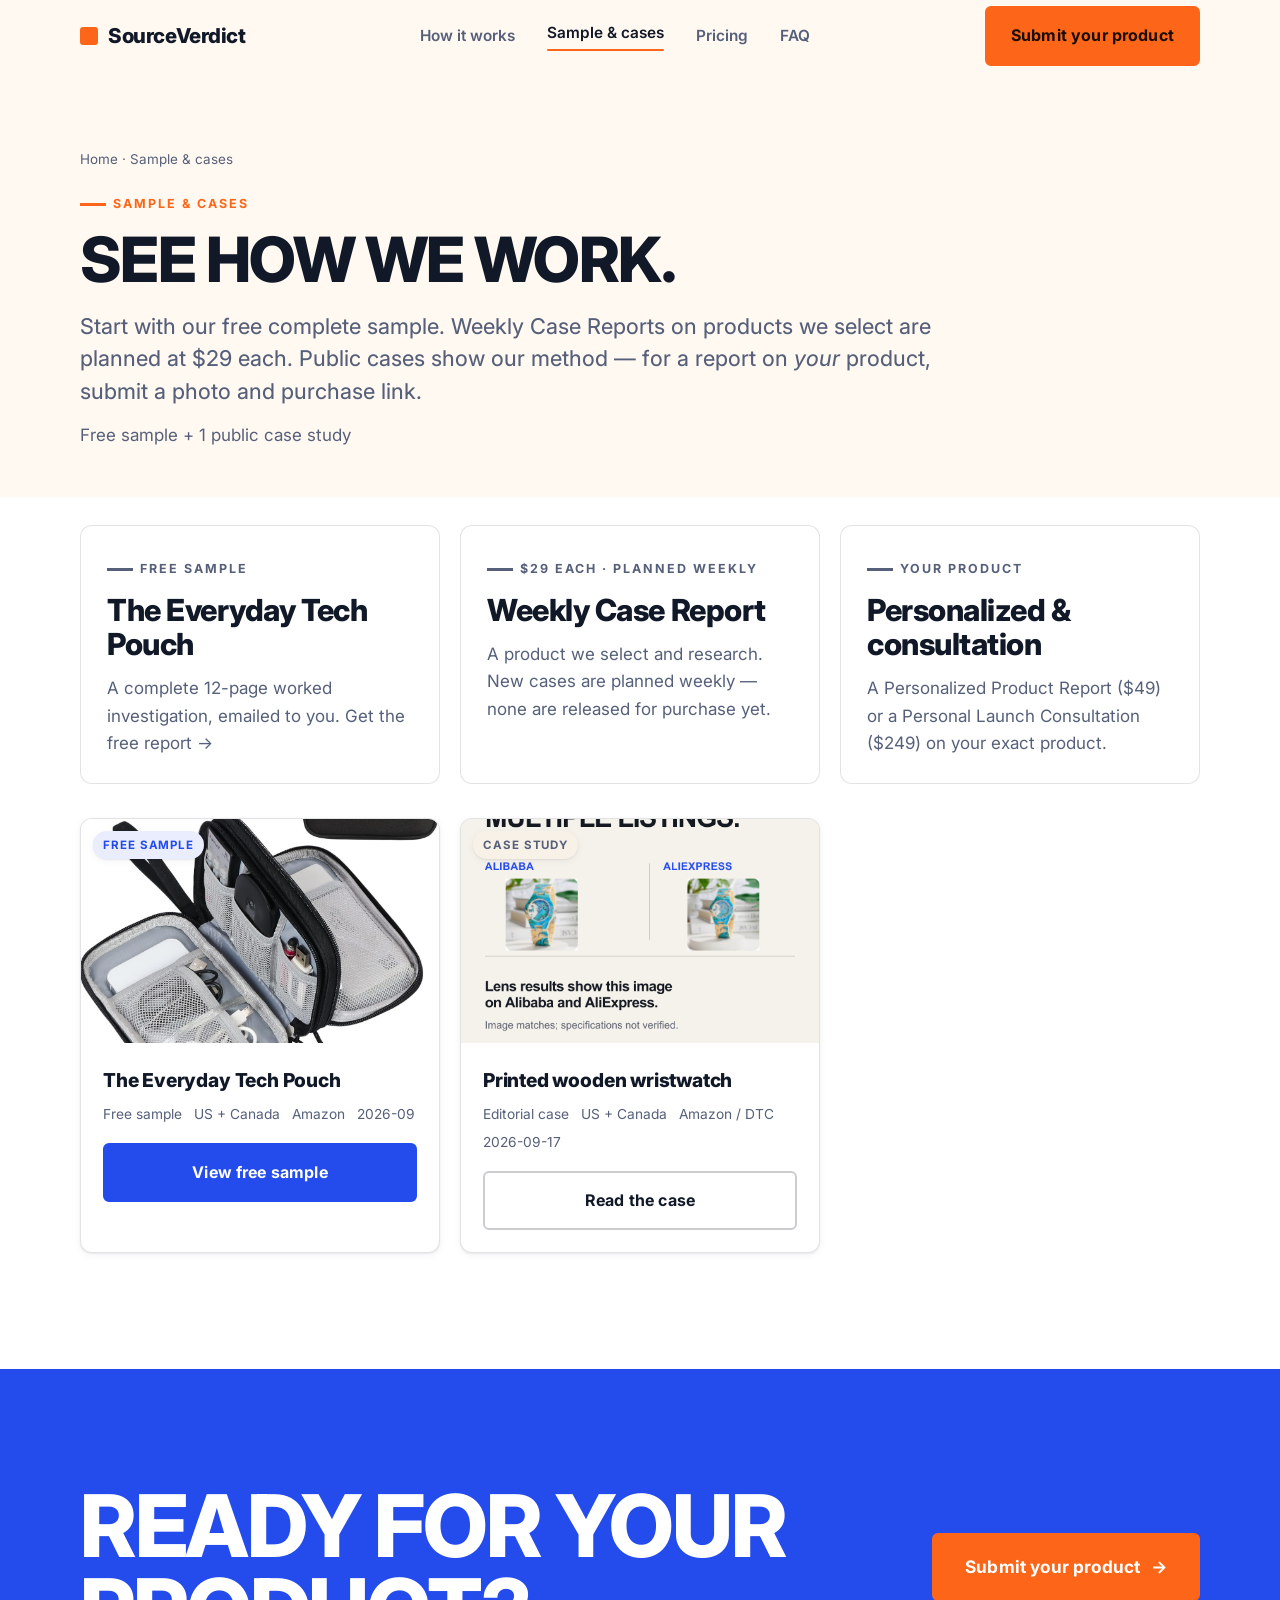
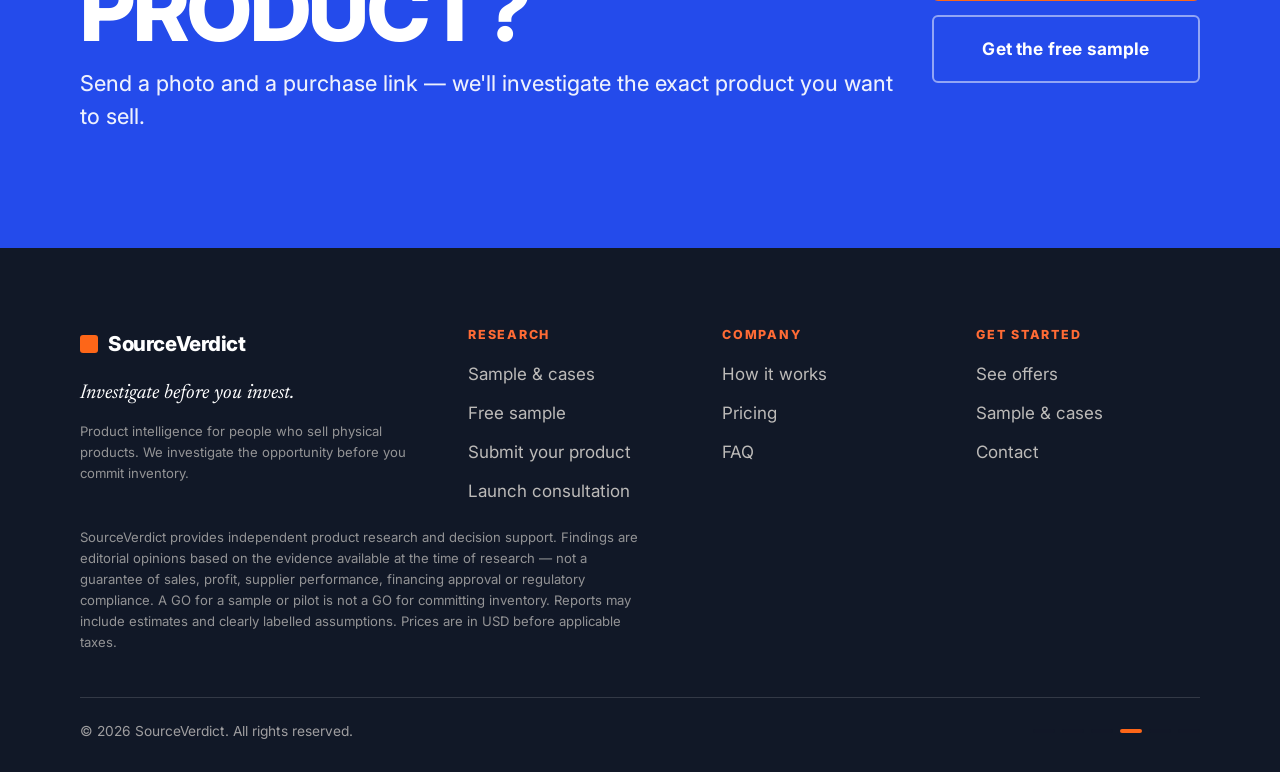
<file: reports.html>
<!doctype html>
<html lang="en">
<head>
  <meta charset="utf-8" />
  <meta name="viewport" content="width=device-width, initial-scale=1" />
  <title>Sample &amp; cases — SourceVerdict</title>
  <meta name="description" content="Start with the free Everyday Tech Pouch sample. Weekly Case Reports ($29 each) are planned. For a report on your own product, submit your photo and purchase link ($49)." />
  <link rel="canonical" href="https://www.sourceverdict.net/reports.html" />
  <meta name="theme-color" content="#FFF9F1" media="(prefers-color-scheme: light)" />
  <meta name="theme-color" content="#0c0f16" media="(prefers-color-scheme: dark)" />
  <meta property="og:type" content="website" />
  <meta property="og:site_name" content="SourceVerdict" />
  <meta property="og:title" content="SourceVerdict — sample & cases" />
  <meta property="og:description" content="A free complete sample, plus weekly case reports (planned) and personalized reports on your product." />
  <meta property="og:url" content="https://www.sourceverdict.net/reports.html" />
  <meta property="og:image" content="https://www.sourceverdict.net/assets/img/og-image.png" />
  <meta name="twitter:card" content="summary_large_image" />
  <link rel="icon" href="assets/img/logo-square.png" sizes="any" />
  <link rel="apple-touch-icon" href="assets/img/logo-square.png" />
  <link rel="manifest" href="site.webmanifest" />
  <link rel="preconnect" href="https://fonts.googleapis.com" />
  <link rel="preconnect" href="https://fonts.gstatic.com" crossorigin />
  <link href="https://fonts.googleapis.com/css2?family=Inter:wght@400;500;600;700;800;900&family=Newsreader:ital,wght@0,400;0,500;1,400;1,500&display=swap" rel="stylesheet" />
  <link rel="stylesheet" href="assets/css/styles.css" />
</head>
<body>
  <a class="skip-link" href="#main">Skip to content</a>
  <header class="site-header">
    <div class="container">
      <nav class="nav" aria-label="Primary">
        <a class="brand" href="index.html"><span class="brand__mark" aria-hidden="true"></span>SourceVerdict</a>
        <div class="nav__links" id="navmenu">
          <a href="how-it-works.html">How it works</a>
          <a href="reports.html" aria-current="page">Sample &amp; cases</a>
          <a href="pricing.html">Pricing</a>
          <a href="faq.html">FAQ</a>
          <a class="btn btn--primary nav__cta-mobile" href="submit.html">Submit your product</a>
        </div>
        <div class="nav__right">
          <a class="btn btn--primary" href="submit.html">Submit your product</a>
          <button class="nav__toggle" aria-label="Open menu" aria-expanded="false" aria-controls="navmenu"><span aria-hidden="true"></span></button>
        </div>
      </nav>
    </div>
  </header>

  <main id="main">
    <section class="page-hero">
      <div class="container">
        <p class="breadcrumb"><a href="index.html">Home</a> · Sample &amp; cases</p>
        <span class="eyebrow">Sample &amp; cases</span>
        <h1 class="h1 mt-1">See how we work.</h1>
        <p class="lead measure">Start with our free complete sample. Weekly Case Reports on products we select are planned at $29 each. Public cases show our method — for a report on <em>your</em> product, submit a photo and purchase link.</p>
        <p class="muted mt-1" id="catalog-count"></p>
      </div>
    </section>

    <section class="section section--paper" style="padding-top:clamp(16px,3vw,28px)">
      <div class="container">
        <div class="grid-cards cols-3" style="margin-bottom:34px">
          <div class="callout">
            <span class="eyebrow eyebrow--muted">Free sample</span>
            <h2 class="h3 mt-1">The Everyday Tech Pouch</h2>
            <p class="muted mt-1">A complete 12-page worked investigation, emailed to you. <a href="sample-report.html">Get the free report →</a></p>
          </div>
          <div class="callout">
            <span class="eyebrow eyebrow--muted">$29 each · planned weekly</span>
            <h2 class="h3 mt-1">Weekly Case Report</h2>
            <p class="muted mt-1">A product we select and research. New cases are planned weekly — none are released for purchase yet.</p>
          </div>
          <div class="callout">
            <span class="eyebrow eyebrow--muted">Your product</span>
            <h2 class="h3 mt-1">Personalized &amp; consultation</h2>
            <p class="muted mt-1">A <a href="submit.html?tier=personalized">Personalized Product Report ($49)</a> or a <a href="submit.html?tier=consultation">Personal Launch Consultation ($249)</a> on your exact product.</p>
          </div>
        </div>

        <div id="catalog-grid" class="catalog-grid">
          <noscript><p class="note">Enable JavaScript to browse the sample &amp; cases, or <a href="sample-report.html">get the free sample</a>.</p></noscript>
        </div>
      </div>
    </section>

    <section class="section section--blue cta-band">
      <div class="container">
        <div class="split">
          <div class="reveal">
            <h2 class="display">Ready for your product?</h2>
            <p class="lead mt-1" style="color:#fff;opacity:.92">Send a photo and a purchase link — we'll investigate the exact product you want to sell.</p>
          </div>
          <div class="btn-row reveal" style="flex-direction:column;align-items:stretch">
            <a class="btn btn--primary btn--lg" href="submit.html">Submit your product <span class="arrow" aria-hidden="true">→</span></a>
            <a class="btn btn--on-dark btn--lg" href="sample-report.html" data-full-report>Get the free sample</a>
          </div>
        </div>
      </div>
    </section>
  </main>

  <footer class="site-footer">
    <div class="container">
      <div class="footer-grid">
        <div>
          <a class="brand" href="index.html"><span class="brand__mark" aria-hidden="true"></span>SourceVerdict</a>
          <p class="footer-tag">Investigate before you invest.</p>
          <p class="footer-disclaimer" style="margin-top:12px">Product intelligence for people who sell physical products. We investigate the opportunity before you commit inventory.</p>
        </div>
        <nav class="footer-col" aria-label="Research">
          <h4>Research</h4>
          <a href="reports.html">Sample &amp; cases</a>
          <a href="sample-report.html">Free sample</a>
          <a href="submit.html">Submit your product</a>
          <a href="pricing.html#consultation">Launch consultation</a>
        </nav>
        <nav class="footer-col" aria-label="Company">
          <h4>Company</h4>
          <a href="how-it-works.html">How it works</a>
          <a href="pricing.html">Pricing</a>
          <a href="faq.html">FAQ</a>
        </nav>
        <nav class="footer-col" aria-label="Get started">
          <h4>Get started</h4>
          <a href="pricing.html">See offers</a>
          <a href="reports.html">Sample &amp; cases</a>
          <a href="mailto:hello@sourceverdict.net">Contact</a>
        </nav>
      </div>
      <p class="footer-disclaimer">SourceVerdict provides independent product research and decision support. Findings are editorial opinions based on the evidence available at the time of research — not a guarantee of sales, profit, supplier performance, financing approval or regulatory compliance. A GO for a sample or pilot is not a GO for committing inventory. Reports may include estimates and clearly labelled assumptions. Prices are in USD before applicable taxes.</p>
      <div class="footer-bottom">
        <span>© <span id="year">2026</span> SourceVerdict. All rights reserved.</span>
        <span class="dashes" aria-hidden="true"><i></i><i></i><i></i><i class="on"></i><i></i><i></i></span>
      </div>
    </div>
  </footer>

  <script src="assets/js/config.js"></script>
  <script src="assets/js/reports.js"></script>
  <script src="assets/js/main.js"></script>
</body>
</html>
</file>
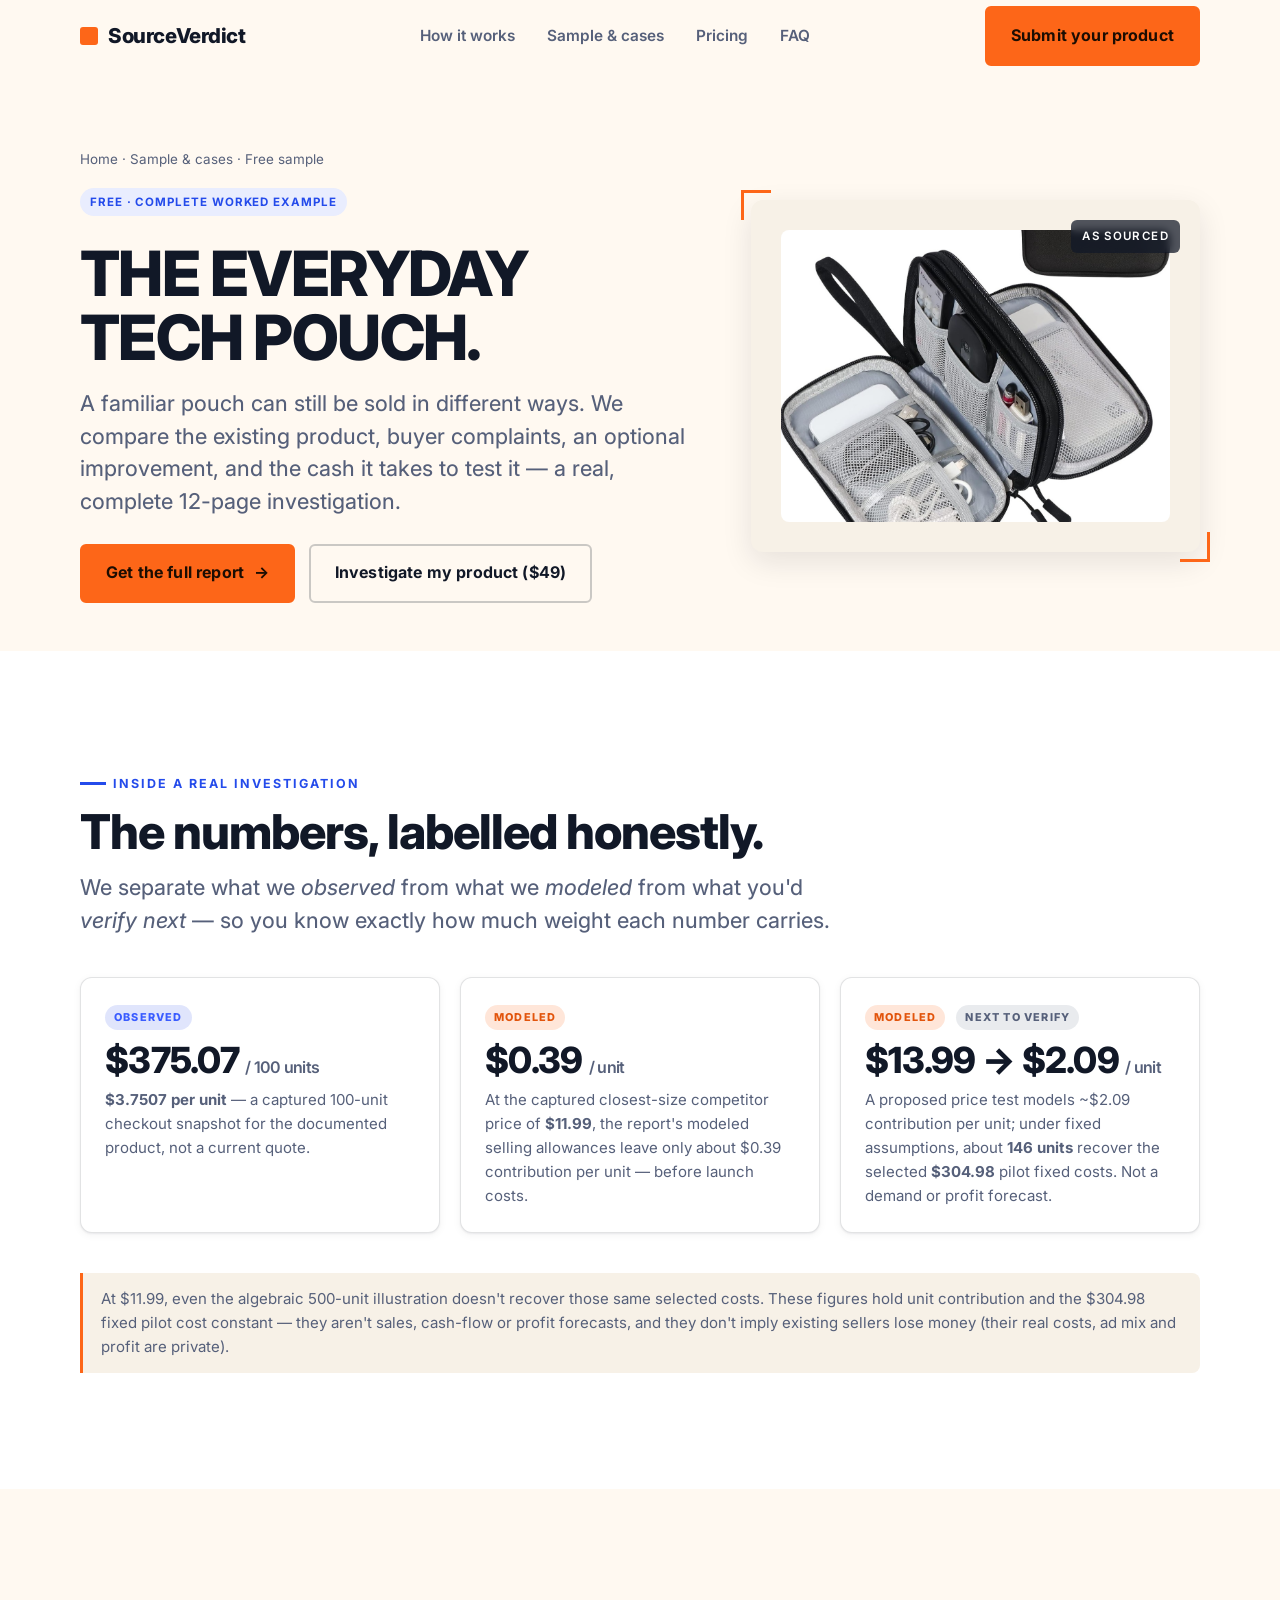
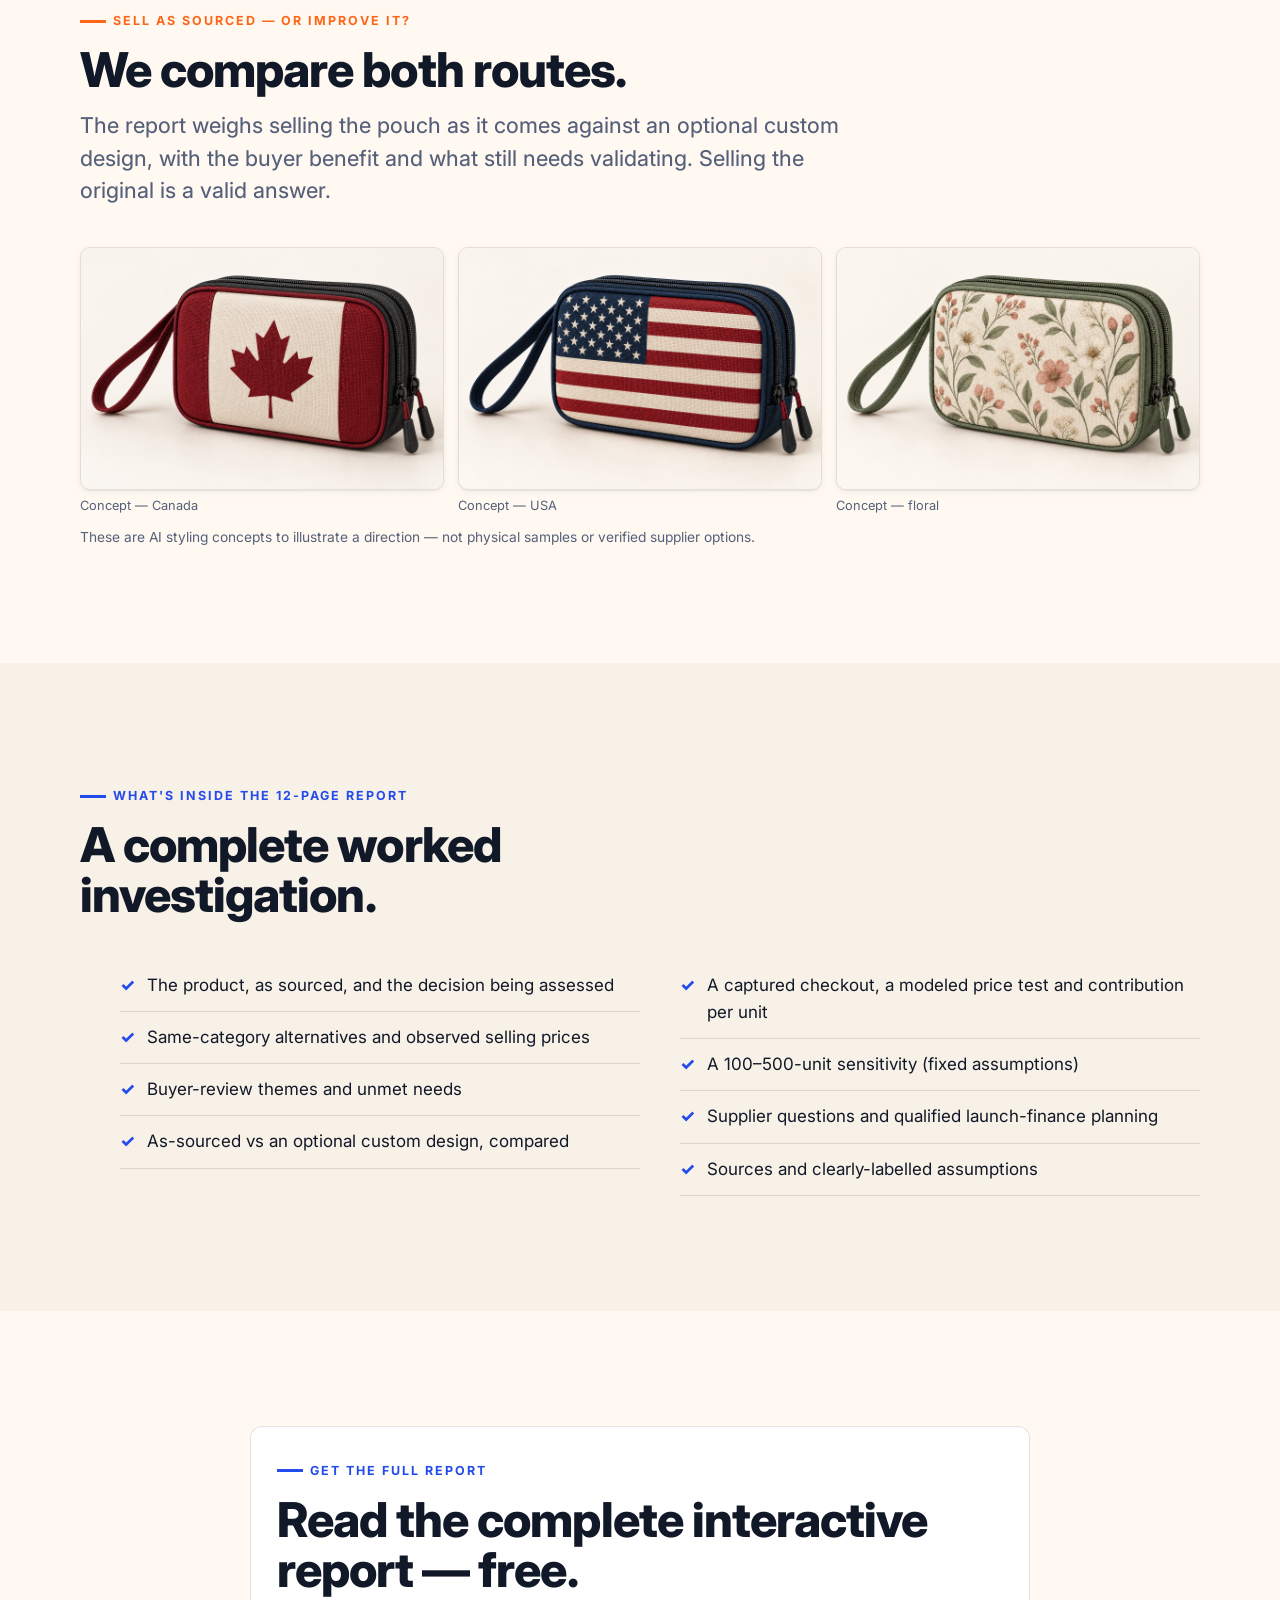
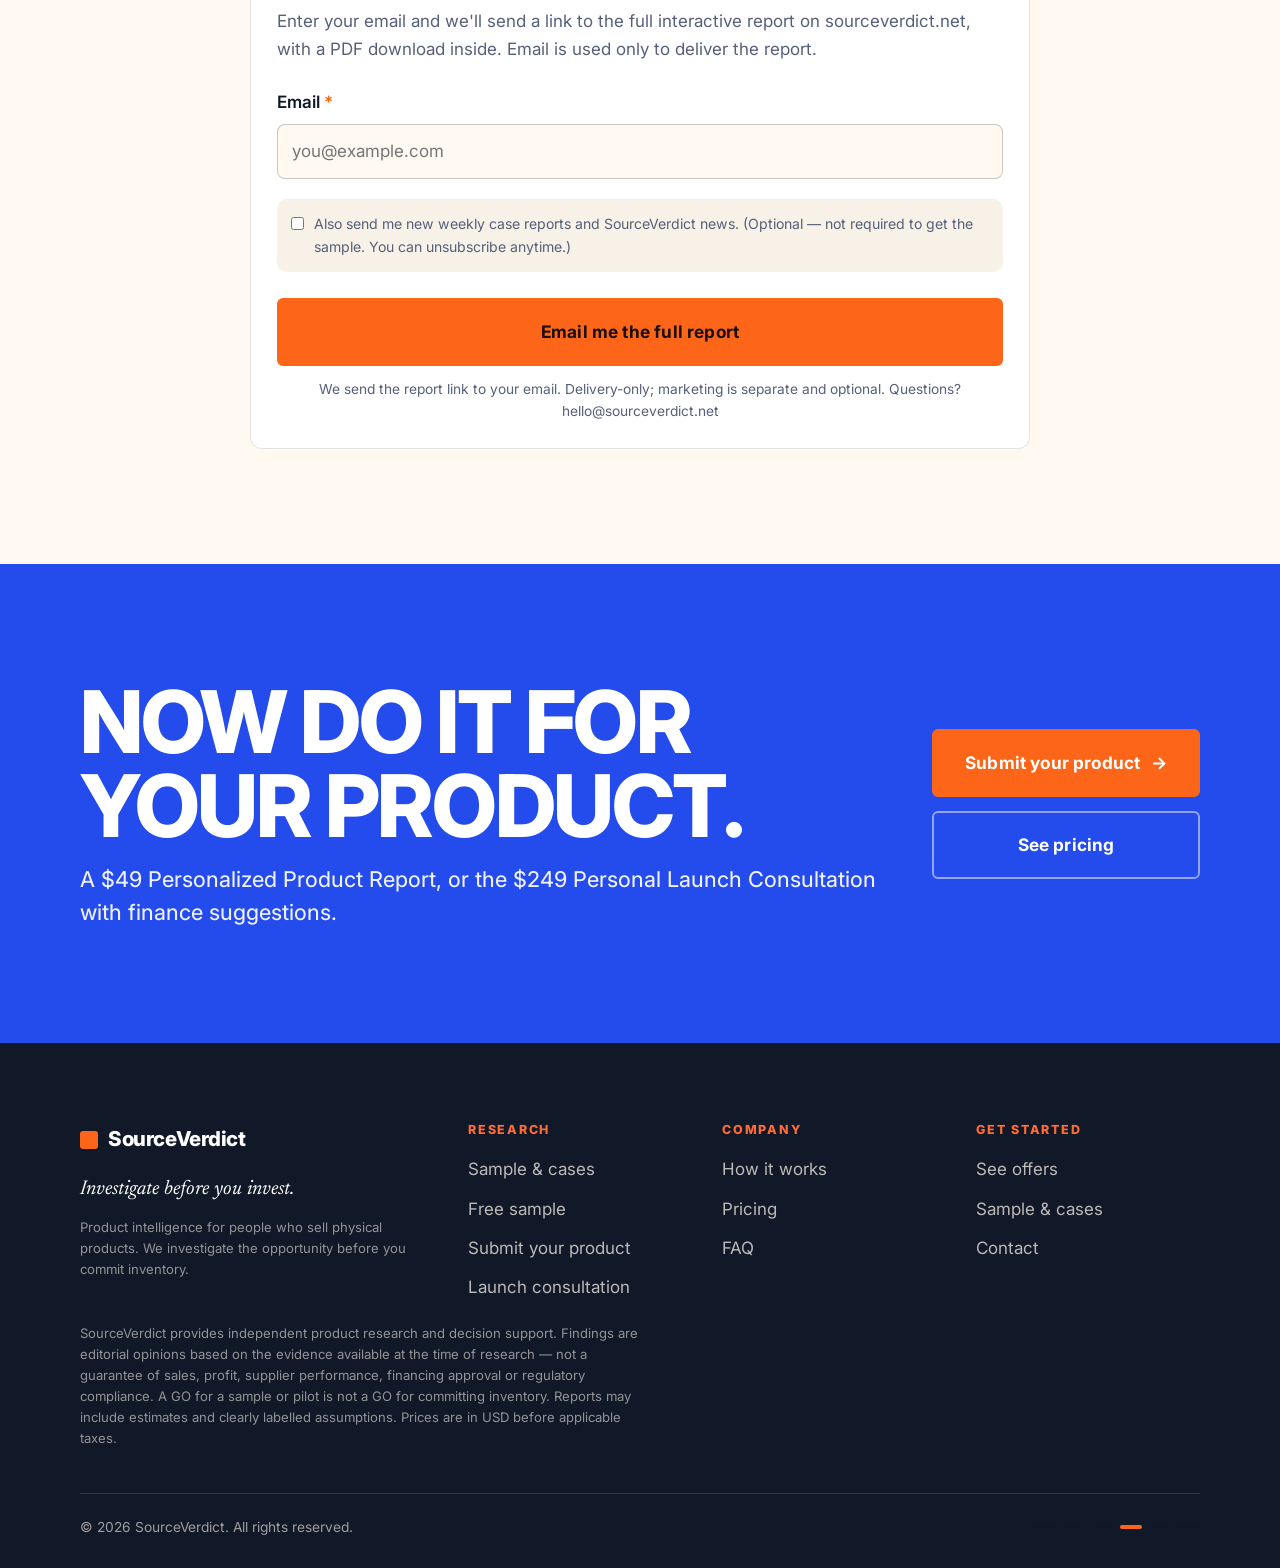
<file: sample-report.html>
<!doctype html>
<html lang="en">
<head>
  <meta charset="utf-8" />
  <meta name="viewport" content="width=device-width, initial-scale=1" />
  <title>Free sample — The Everyday Tech Pouch — SourceVerdict</title>
  <meta name="description" content="A real, complete SourceVerdict investigation of the Everyday Tech Pouch: as-sourced vs an optional improvement, buyer feedback, observed prices, a modeled price test and qualified launch-finance planning. Get the full interactive report by email." />
  <link rel="canonical" href="https://www.sourceverdict.net/sample-report.html" />
  <meta name="theme-color" content="#FFF9F1" media="(prefers-color-scheme: light)" />
  <meta name="theme-color" content="#0c0f16" media="(prefers-color-scheme: dark)" />
  <meta property="og:type" content="website" />
  <meta property="og:site_name" content="SourceVerdict" />
  <meta property="og:title" content="Free sample — The Everyday Tech Pouch" />
  <meta property="og:description" content="A complete worked investigation: as-sourced vs improvement, buyer feedback, a modeled price test and launch-finance planning." />
  <meta property="og:url" content="https://www.sourceverdict.net/sample-report.html" />
  <meta property="og:image" content="https://www.sourceverdict.net/assets/img/og-image.png" />
  <meta name="twitter:card" content="summary_large_image" />
  <link rel="icon" href="assets/img/logo-square.png" sizes="any" />
  <link rel="apple-touch-icon" href="assets/img/logo-square.png" />
  <link rel="manifest" href="site.webmanifest" />
  <link rel="preconnect" href="https://fonts.googleapis.com" />
  <link rel="preconnect" href="https://fonts.gstatic.com" crossorigin />
  <link href="https://fonts.googleapis.com/css2?family=Inter:wght@400;500;600;700;800;900&family=Newsreader:ital,wght@0,400;0,500;1,400;1,500&display=swap" rel="stylesheet" />
  <link rel="stylesheet" href="assets/css/styles.css" />
</head>
<body>
  <a class="skip-link" href="#main">Skip to content</a>
  <header class="site-header">
    <div class="container">
      <nav class="nav" aria-label="Primary">
        <a class="brand" href="index.html"><span class="brand__mark" aria-hidden="true"></span>SourceVerdict</a>
        <div class="nav__links" id="navmenu">
          <a href="how-it-works.html">How it works</a>
          <a href="reports.html">Sample &amp; cases</a>
          <a href="pricing.html">Pricing</a>
          <a href="faq.html">FAQ</a>
          <a class="btn btn--primary nav__cta-mobile" href="submit.html">Submit your product</a>
        </div>
        <div class="nav__right">
          <a class="btn btn--primary" href="submit.html">Submit your product</a>
          <button class="nav__toggle" aria-label="Open menu" aria-expanded="false" aria-controls="navmenu"><span aria-hidden="true"></span></button>
        </div>
      </nav>
    </div>
  </header>

  <main id="main">
    <!-- Hero -->
    <section class="page-hero">
      <div class="container">
        <div class="hero__grid" style="align-items:center">
          <div>
            <p class="breadcrumb"><a href="index.html">Home</a> · <a href="reports.html">Sample &amp; cases</a> · Free sample</p>
            <span class="badge badge--sample">Free · complete worked example</span>
            <h1 class="h1 mt-2">The Everyday Tech Pouch.</h1>
            <p class="lead">A familiar pouch can still be sold in different ways. We compare the existing product, buyer complaints, an optional improvement, and the cash it takes to test it — a real, complete 12-page investigation.</p>
            <div class="btn-row mt-2">
              <a class="btn btn--primary" href="#get-report">Get the full report <span class="arrow" aria-hidden="true">→</span></a>
              <a class="btn btn--outline" href="submit.html?tier=personalized" data-order="personalized">Investigate my product ($49)</a>
            </div>
          </div>
          <div class="specimen">
            <div class="specimen__frame cropframe">
              <span class="specimen__meta">As sourced</span>
              <img class="specimen__img" src="assets/img/pouch/family-reference.jpg" width="1133" height="1536" alt="The Everyday Tech Pouch — a black double-layer zippered tech organizer, open to show cable and charger pockets." style="object-position:50% 50%;aspect-ratio:4/3" fetchpriority="high" />
            </div>
          </div>
        </div>
      </div>
    </section>

    <!-- Evidence highlights -->
    <section class="section section--paper">
      <div class="container">
        <div class="reveal" style="max-width:760px">
          <span class="eyebrow eyebrow--blue">Inside a real investigation</span>
          <h2 class="h2 mt-1">The numbers, labelled honestly.</h2>
          <p class="lead mt-1">We separate what we <em>observed</em> from what we <em>modeled</em> from what you'd <em>verify next</em> — so you know exactly how much weight each number carries.</p>
        </div>
        <div class="evidence mt-3 reveal">
          <div class="evi">
            <span class="evi__tag evi__tag--obs">Observed</span>
            <div class="evi__num">$375.07 <span style="font-size:1rem;font-weight:600;color:var(--text-muted)">/ 100 units</span></div>
            <p class="evi__desc"><strong>$3.7507 per unit</strong> — a captured 100-unit checkout snapshot for the documented product, not a current quote.</p>
          </div>
          <div class="evi">
            <span class="evi__tag evi__tag--mod">Modeled</span>
            <div class="evi__num">$0.39 <span style="font-size:1rem;font-weight:600;color:var(--text-muted)">/ unit</span></div>
            <p class="evi__desc">At the captured closest-size competitor price of <strong>$11.99</strong>, the report's modeled selling allowances leave only about $0.39 contribution per unit — before launch costs.</p>
          </div>
          <div class="evi">
            <span class="evi__tag evi__tag--mod">Modeled</span> <span class="evi__tag evi__tag--next" style="margin-left:6px">Next to verify</span>
            <div class="evi__num">$13.99 → $2.09 <span style="font-size:1rem;font-weight:600;color:var(--text-muted)">/ unit</span></div>
            <p class="evi__desc">A proposed price test models ~$2.09 contribution per unit; under fixed assumptions, about <strong>146 units</strong> recover the selected <strong>$304.98</strong> pilot fixed costs. Not a demand or profit forecast.</p>
          </div>
        </div>
        <p class="note mt-3 reveal">At $11.99, even the algebraic 500-unit illustration doesn't recover those same selected costs. These figures hold unit contribution and the $304.98 fixed pilot cost constant — they aren't sales, cash-flow or profit forecasts, and they don't imply existing sellers lose money (their real costs, ad mix and profit are private).</p>
      </div>
    </section>

    <!-- Optional improvement concepts -->
    <section class="section">
      <div class="container">
        <div class="reveal" style="max-width:760px">
          <span class="eyebrow">Sell as sourced — or improve it?</span>
          <h2 class="h2 mt-1">We compare both routes.</h2>
          <p class="lead mt-1">The report weighs selling the pouch as it comes against an optional custom design, with the buyer benefit and what still needs validating. Selling the original is a valid answer.</p>
        </div>
        <div class="concepts mt-3 reveal">
          <figure><img src="assets/img/pouch/pouch-canada-inspired.png" width="1536" height="1024" loading="lazy" alt="Optional custom-design concept: Canada-inspired pouch styling." /><figcaption>Concept — Canada</figcaption></figure>
          <figure><img src="assets/img/pouch/pouch-usa-inspired.png" width="1536" height="1024" loading="lazy" alt="Optional custom-design concept: USA-inspired pouch styling." /><figcaption>Concept — USA</figcaption></figure>
          <figure><img src="assets/img/pouch/pouch-elegant-floral.png" width="1536" height="1024" loading="lazy" alt="Optional custom-design concept: elegant floral pouch styling." /><figcaption>Concept — floral</figcaption></figure>
        </div>
        <p class="avail-note reveal">These are AI styling concepts to illustrate a direction — not physical samples or verified supplier options.</p>
      </div>
    </section>

    <!-- What's inside -->
    <section class="section section--tint">
      <div class="container">
        <div class="reveal" style="max-width:720px">
          <span class="eyebrow eyebrow--blue">What's inside the 12-page report</span>
          <h2 class="h2 mt-1">A complete worked investigation.</h2>
        </div>
        <ul class="deliverables mt-3 reveal">
          <li><span class="tick" aria-hidden="true">✓</span><span>The product, as sourced, and the decision being assessed</span></li>
          <li><span class="tick" aria-hidden="true">✓</span><span>Same-category alternatives and observed selling prices</span></li>
          <li><span class="tick" aria-hidden="true">✓</span><span>Buyer-review themes and unmet needs</span></li>
          <li><span class="tick" aria-hidden="true">✓</span><span>As-sourced vs an optional custom design, compared</span></li>
          <li><span class="tick" aria-hidden="true">✓</span><span>A captured checkout, a modeled price test and contribution per unit</span></li>
          <li><span class="tick" aria-hidden="true">✓</span><span>A 100–500-unit sensitivity (fixed assumptions)</span></li>
          <li><span class="tick" aria-hidden="true">✓</span><span>Supplier questions and qualified launch-finance planning</span></li>
          <li><span class="tick" aria-hidden="true">✓</span><span>Sources and clearly-labelled assumptions</span></li>
        </ul>
      </div>
    </section>

    <!-- Email-gated report -->
    <section class="section" id="get-report">
      <div class="container container--narrow">
        <div class="callout reveal">
          <span class="eyebrow eyebrow--blue">Get the full report</span>
          <h2 class="h2 mt-1">Read the complete interactive report — free.</h2>
          <p class="muted mt-1">Enter your email and we'll send a link to the full interactive report on sourceverdict.net, with a PDF download inside. Email is used only to deliver the report.</p>
          <form id="sample-email-form" class="mt-2" novalidate>
            <div class="form-status" aria-live="polite"></div>
            <div class="field">
              <label for="sample-email">Email <span class="req" aria-hidden="true">*</span></label>
              <input class="input" id="sample-email" name="email" type="email" autocomplete="email" placeholder="you@example.com" />
              <p class="field-error">Please enter a valid email address.</p>
            </div>
            <div class="consent">
              <input type="checkbox" id="sample-consent" name="marketing_consent" value="yes" />
              <label for="sample-consent">Also send me new weekly case reports and SourceVerdict news. (Optional — not required to get the sample. You can unsubscribe anytime.)</label>
            </div>
            <button class="btn btn--primary btn--lg btn--block mt-2" type="submit">Email me the full report</button>
            <p class="help center" style="margin-top:12px">We send the report link to your email. Delivery-only; marketing is separate and optional. Questions? <a href="mailto:hello@sourceverdict.net">hello@sourceverdict.net</a></p>
          </form>
        </div>
      </div>
    </section>

    <!-- Your product CTA -->
    <section class="section section--blue cta-band">
      <div class="container">
        <div class="split">
          <div class="reveal">
            <h2 class="display">Now do it for your product.</h2>
            <p class="lead mt-1" style="color:#fff;opacity:.92">A $49 Personalized Product Report, or the $249 Personal Launch Consultation with finance suggestions.</p>
          </div>
          <div class="btn-row reveal" style="flex-direction:column;align-items:stretch">
            <a class="btn btn--primary btn--lg" href="submit.html?tier=personalized" data-order="personalized">Submit your product <span class="arrow" aria-hidden="true">→</span></a>
            <a class="btn btn--on-dark btn--lg" href="pricing.html">See pricing</a>
          </div>
        </div>
      </div>
    </section>
  </main>

  <footer class="site-footer">
    <div class="container">
      <div class="footer-grid">
        <div>
          <a class="brand" href="index.html"><span class="brand__mark" aria-hidden="true"></span>SourceVerdict</a>
          <p class="footer-tag">Investigate before you invest.</p>
          <p class="footer-disclaimer" style="margin-top:12px">Product intelligence for people who sell physical products. We investigate the opportunity before you commit inventory.</p>
        </div>
        <nav class="footer-col" aria-label="Research">
          <h4>Research</h4>
          <a href="reports.html">Sample &amp; cases</a>
          <a href="sample-report.html">Free sample</a>
          <a href="submit.html">Submit your product</a>
          <a href="pricing.html#consultation">Launch consultation</a>
        </nav>
        <nav class="footer-col" aria-label="Company">
          <h4>Company</h4>
          <a href="how-it-works.html">How it works</a>
          <a href="pricing.html">Pricing</a>
          <a href="faq.html">FAQ</a>
        </nav>
        <nav class="footer-col" aria-label="Get started">
          <h4>Get started</h4>
          <a href="pricing.html">See offers</a>
          <a href="reports.html">Sample &amp; cases</a>
          <a href="mailto:hello@sourceverdict.net">Contact</a>
        </nav>
      </div>
      <p class="footer-disclaimer">SourceVerdict provides independent product research and decision support. Findings are editorial opinions based on the evidence available at the time of research — not a guarantee of sales, profit, supplier performance, financing approval or regulatory compliance. A GO for a sample or pilot is not a GO for committing inventory. Reports may include estimates and clearly labelled assumptions. Prices are in USD before applicable taxes.</p>
      <div class="footer-bottom">
        <span>© <span id="year">2026</span> SourceVerdict. All rights reserved.</span>
        <span class="dashes" aria-hidden="true"><i></i><i></i><i></i><i class="on"></i><i></i><i></i></span>
      </div>
    </div>
  </footer>

  <script src="assets/js/config.js"></script>
  <script src="assets/js/reports.js"></script>
  <script src="assets/js/main.js"></script>
</body>
</html>
</file>
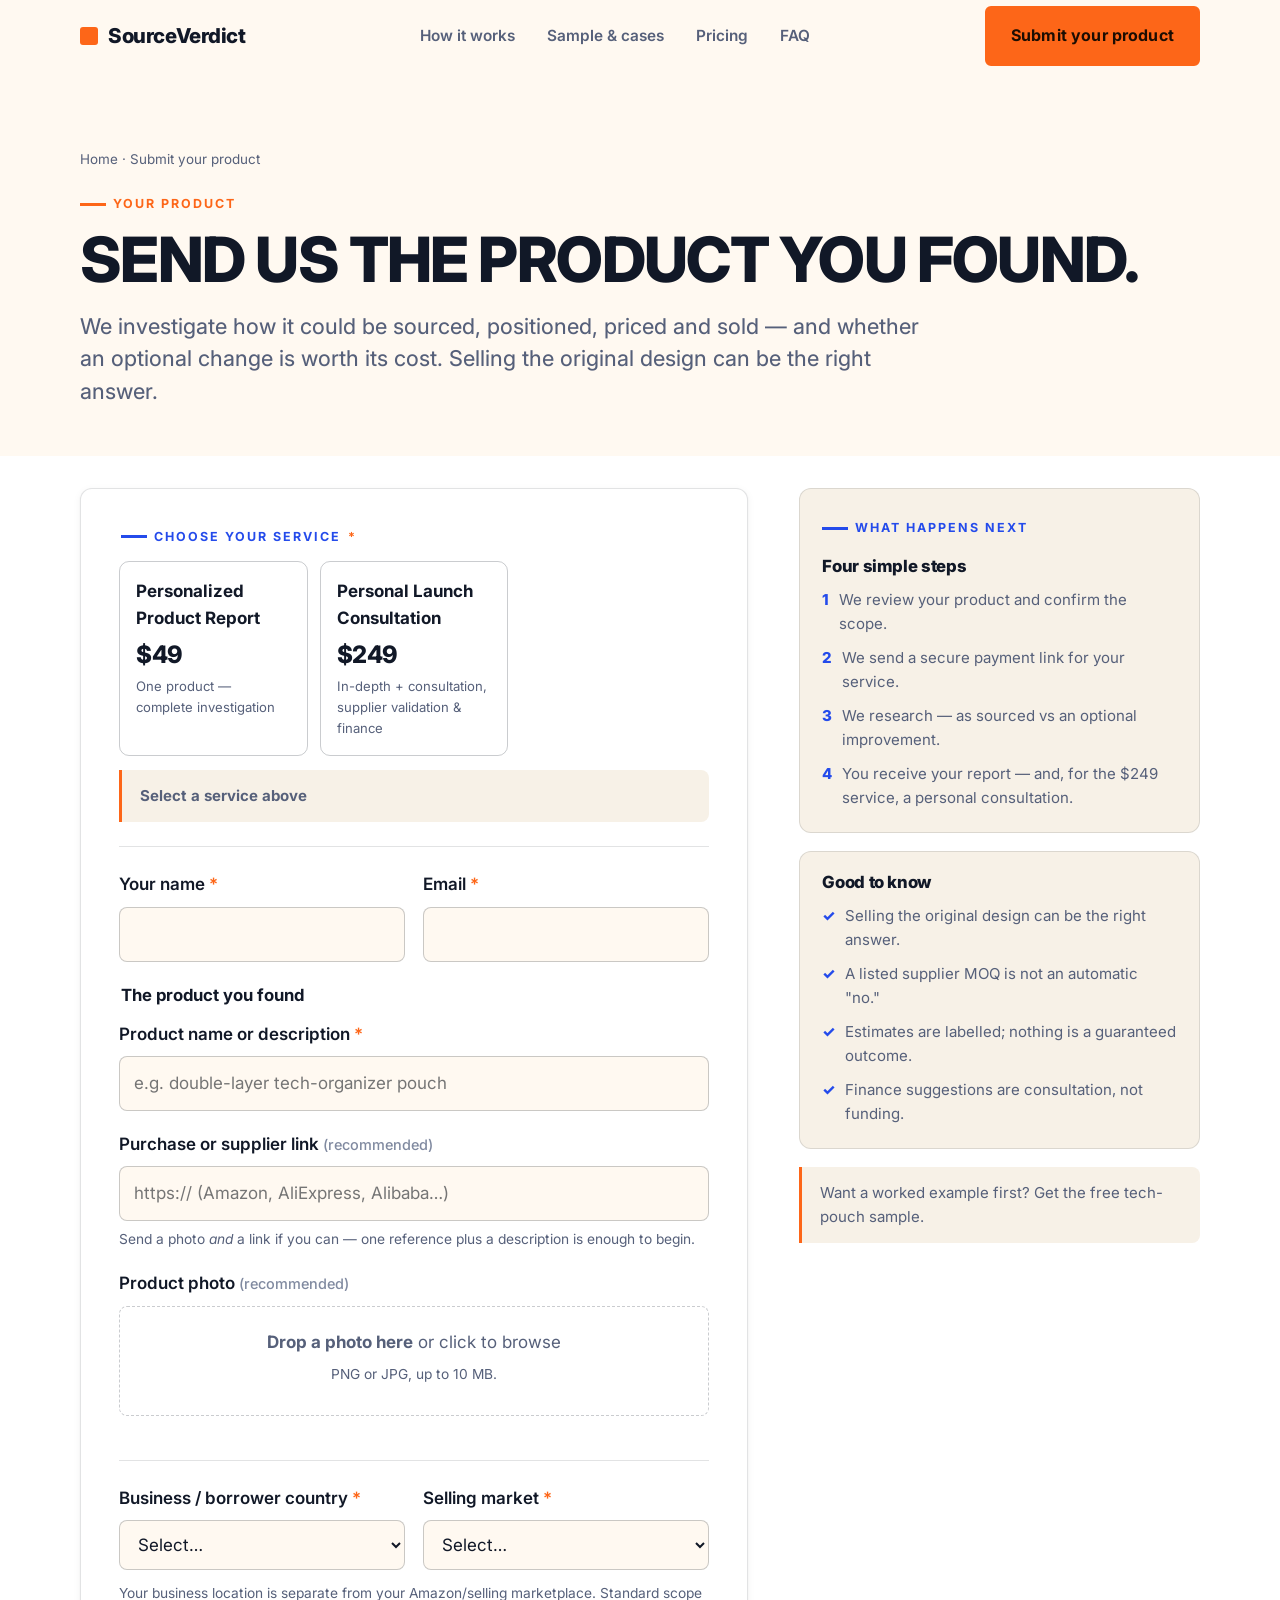
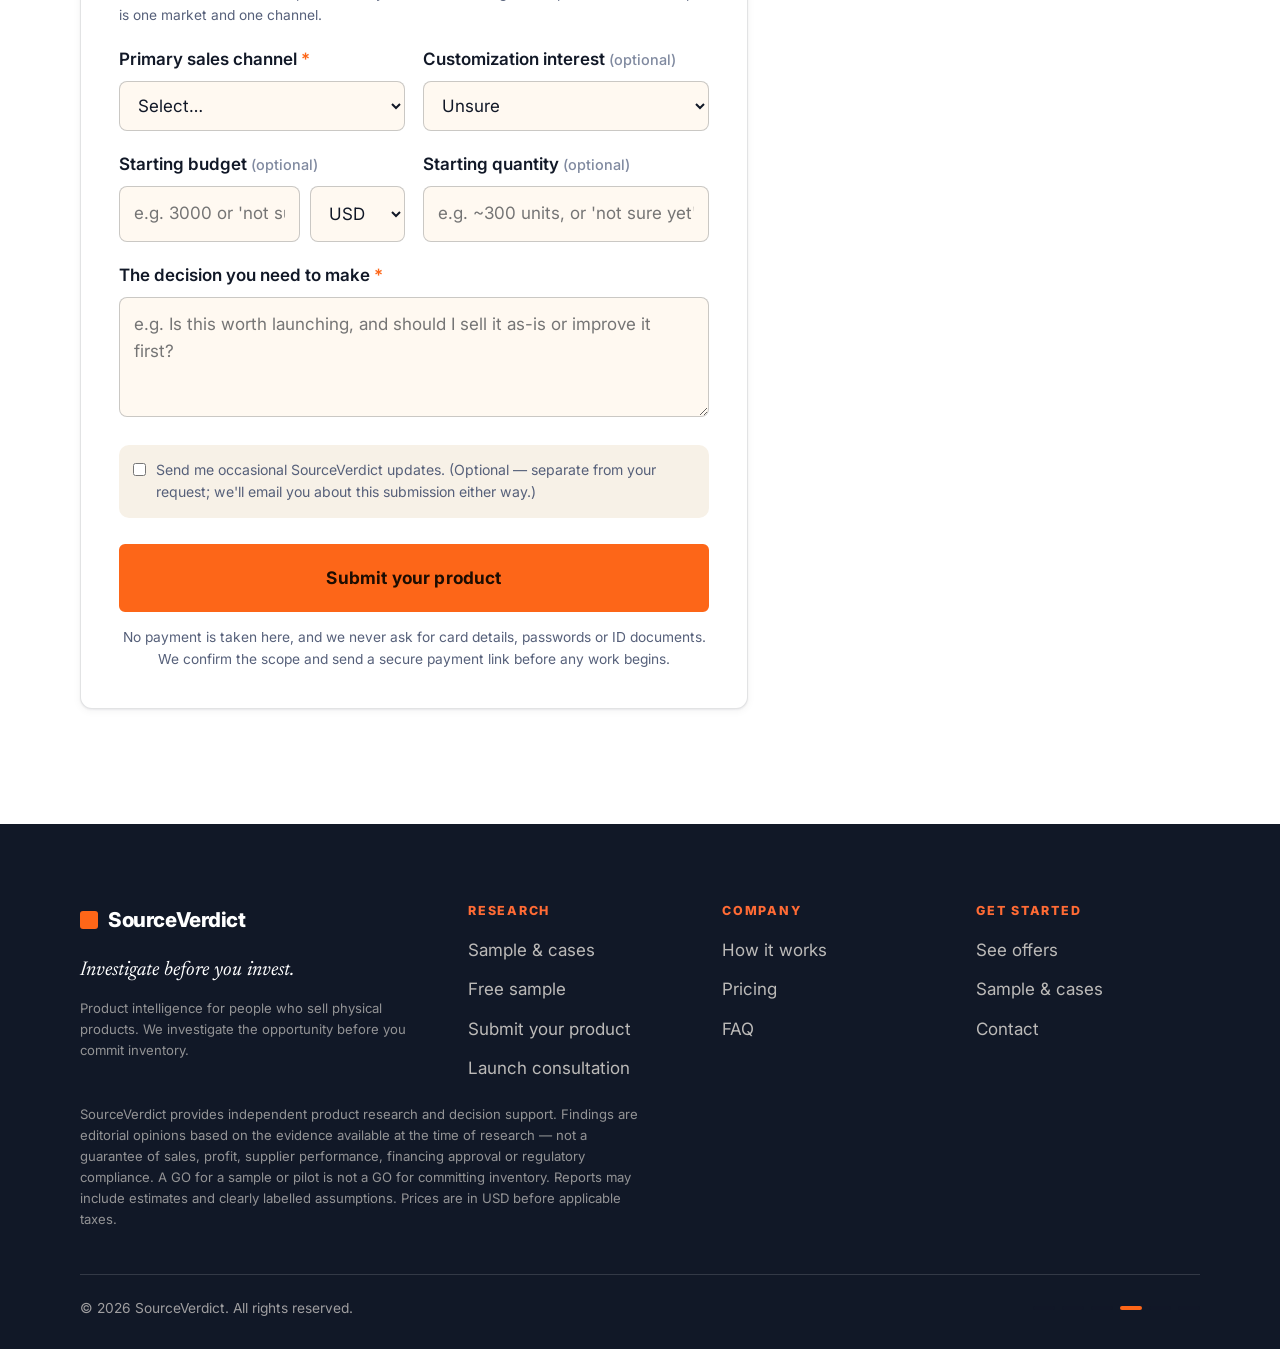
<file: submit.html>
<!doctype html>
<html lang="en">
<head>
  <meta charset="utf-8" />
  <meta name="viewport" content="width=device-width, initial-scale=1" />
  <title>Submit your product — SourceVerdict</title>
  <meta name="description" content="Send us the product you found: a photo and purchase or supplier link. Choose a $49 Personalized Product Report or the $249 Personal Launch Consultation. No payment on this form — we confirm scope first." />
  <link rel="canonical" href="https://www.sourceverdict.net/submit.html" />
  <meta name="theme-color" content="#FFF9F1" media="(prefers-color-scheme: light)" />
  <meta name="theme-color" content="#0c0f16" media="(prefers-color-scheme: dark)" />
  <meta property="og:type" content="website" />
  <meta property="og:site_name" content="SourceVerdict" />
  <meta property="og:title" content="Submit your product — SourceVerdict" />
  <meta property="og:description" content="A $49 Personalized Product Report or the $249 Personal Launch Consultation on the product you found." />
  <meta property="og:url" content="https://www.sourceverdict.net/submit.html" />
  <meta property="og:image" content="https://www.sourceverdict.net/assets/img/og-image.png" />
  <meta name="twitter:card" content="summary_large_image" />
  <link rel="icon" href="assets/img/logo-square.png" sizes="any" />
  <link rel="apple-touch-icon" href="assets/img/logo-square.png" />
  <link rel="manifest" href="site.webmanifest" />
  <link rel="preconnect" href="https://fonts.googleapis.com" />
  <link rel="preconnect" href="https://fonts.gstatic.com" crossorigin />
  <link href="https://fonts.googleapis.com/css2?family=Inter:wght@400;500;600;700;800;900&family=Newsreader:ital,wght@0,400;0,500;1,400;1,500&display=swap" rel="stylesheet" />
  <link rel="stylesheet" href="assets/css/styles.css" />
</head>
<body>
  <a class="skip-link" href="#main">Skip to content</a>
  <header class="site-header">
    <div class="container">
      <nav class="nav" aria-label="Primary">
        <a class="brand" href="index.html"><span class="brand__mark" aria-hidden="true"></span>SourceVerdict</a>
        <div class="nav__links" id="navmenu">
          <a href="how-it-works.html">How it works</a>
          <a href="reports.html">Sample &amp; cases</a>
          <a href="pricing.html">Pricing</a>
          <a href="faq.html">FAQ</a>
          <a class="btn btn--primary nav__cta-mobile" href="submit.html" aria-current="page">Submit your product</a>
        </div>
        <div class="nav__right">
          <a class="btn btn--primary" href="submit.html" aria-current="page">Submit your product</a>
          <button class="nav__toggle" aria-label="Open menu" aria-expanded="false" aria-controls="navmenu"><span aria-hidden="true"></span></button>
        </div>
      </nav>
    </div>
  </header>

  <main id="main">
    <section class="page-hero">
      <div class="container">
        <p class="breadcrumb"><a href="index.html">Home</a> · Submit your product</p>
        <span class="eyebrow">Your product</span>
        <h1 class="h1 mt-1">Send us the product you found.</h1>
        <p class="lead measure">We investigate how it could be sourced, positioned, priced and sold — and whether an optional change is worth its cost. Selling the original design can be the right answer.</p>
      </div>
    </section>

    <section class="section section--paper" style="padding-top:clamp(20px,3vw,32px)">
      <div class="container">
        <div class="form-shell">
          <form id="order-form" class="form" novalidate enctype="multipart/form-data" method="post" action="#">
            <div class="form-status" aria-live="polite"></div>
            <div class="note" id="order-context" style="display:none;margin-bottom:20px"></div>

            <fieldset class="field" data-required-group style="border:0;padding:0;margin:0 0 4px">
              <legend class="eyebrow eyebrow--blue" style="margin-bottom:14px">Choose your service <span class="req" aria-hidden="true">*</span></legend>
              <div class="radio-cards">
                <label class="radio-card" data-tier="personalized">
                  <input type="radio" name="tier" value="personalized" />
                  <div class="rc-name">Personalized Product Report</div>
                  <div class="rc-price">$49</div>
                  <div class="rc-note">One product — complete investigation</div>
                </label>
                <label class="radio-card" data-tier="consultation">
                  <input type="radio" name="tier" value="consultation" />
                  <div class="rc-name">Personal Launch Consultation</div>
                  <div class="rc-price">$249</div>
                  <div class="rc-note">In-depth + consultation, supplier validation &amp; finance</div>
                </label>
              </div>
              <p class="field-error" style="display:none">Please choose a service.</p>
            </fieldset>

            <div class="note" id="order-summary" style="margin:14px 0 4px;font-weight:700">Select a service above</div>

            <hr class="hr" style="margin-block:24px" />

            <div class="two-col">
              <div class="field"><label for="name">Your name <span class="req" aria-hidden="true">*</span></label><input class="input" id="name" name="name" type="text" autocomplete="name" data-required><p class="field-error">Please enter your name.</p></div>
              <div class="field"><label for="email">Email <span class="req" aria-hidden="true">*</span></label><input class="input" id="email" name="email" type="email" autocomplete="email" data-required><p class="field-error">Please enter a valid email.</p></div>
            </div>

            <fieldset style="border:0;padding:0;margin:0">
              <legend style="font-weight:700;font-size:1.05rem;margin-bottom:12px">The product you found</legend>
              <div class="field"><label for="product1">Product name or description <span class="req" aria-hidden="true">*</span></label><input class="input" id="product1" name="product1" type="text" placeholder="e.g. double-layer tech-organizer pouch" data-required><p class="field-error">Please tell us the product.</p></div>
              <div class="field"><label for="product1_link">Purchase or supplier link <span class="opt">(recommended)</span></label><input class="input" id="product1_link" name="product1_link" type="url" inputmode="url" placeholder="https:// (Amazon, AliExpress, Alibaba…)"><p class="help">Send a photo <em>and</em> a link if you can — one reference plus a description is enough to begin.</p></div>
              <div class="field">
                <label for="product1-image">Product photo <span class="opt">(recommended)</span></label>
                <div class="file-drop" tabindex="0" role="button" aria-label="Upload a photo of your product">
                  <input type="file" id="product1-image" name="product1_image" accept="image/*" />
                  <div><strong>Drop a photo here</strong> or click to browse</div>
                  <div class="help">PNG or JPG, up to 10&nbsp;MB.</div>
                  <div class="file-name" aria-live="polite"></div>
                </div>
              </div>
            </fieldset>

            <hr class="hr" style="margin-block:24px" />

            <div class="two-col">
              <div class="field"><label for="business_country">Business / borrower country <span class="req" aria-hidden="true">*</span></label>
                <select class="select" id="business_country" name="business_country" data-required><option value="">Select…</option><option>United States</option><option>Canada</option><option>Other</option></select>
                <p class="field-error">Please choose where your business is based.</p></div>
              <div class="field"><label for="sell_market">Selling market <span class="req" aria-hidden="true">*</span></label>
                <select class="select" id="sell_market" name="sell_market" data-required><option value="">Select…</option><option value="US">United States</option><option value="Canada">Canada</option><option value="Other">Other</option></select>
                <p class="field-error">Please choose a selling market.</p></div>
            </div>
            <p class="help" style="margin-top:-8px;margin-bottom:20px">Your business location is separate from your Amazon/selling marketplace. Standard scope is one market and one channel.</p>

            <div class="two-col">
              <div class="field"><label for="channel">Primary sales channel <span class="req" aria-hidden="true">*</span></label>
                <select class="select" id="channel" name="channel" data-required><option value="">Select…</option><option>Amazon</option><option>Etsy</option><option>Shopify / own store</option><option>Retail / wholesale</option><option>Other / not sure</option></select>
                <p class="field-error">Please choose a channel.</p></div>
              <div class="field"><label for="approach">Customization interest <span class="opt">(optional)</span></label>
                <select class="select" id="approach" name="approach"><option value="">Unsure</option><option>Stock is fine as sourced</option><option>Open to changes</option></select>
              </div>
            </div>

            <div class="two-col">
              <div class="field"><label for="budget">Starting budget <span class="opt">(optional)</span></label>
                <div style="display:grid;grid-template-columns:1fr auto;gap:10px">
                  <input class="input" id="budget" name="budget" type="text" placeholder="e.g. 3000 or 'not sure yet'">
                  <select class="select" id="currency" name="currency" aria-label="Budget currency" style="width:auto"><option value="USD">USD</option><option value="CAD">CAD</option><option value="Other">Other</option></select>
                </div>
              </div>
              <div class="field"><label for="quantity">Starting quantity <span class="opt">(optional)</span></label><input class="input" id="quantity" name="quantity" type="text" placeholder="e.g. ~300 units, or 'not sure yet'"></div>
            </div>

            <!-- Consultation extras (only for the $249 service) -->
            <fieldset id="consult-block" hidden style="border:0;padding:0;margin:0;border-top:1px solid var(--border);padding-top:20px">
              <legend style="font-weight:700;font-size:1.05rem;margin-bottom:12px">Consultation details</legend>
              <div class="two-col">
                <div class="field"><label for="business_stage">Business stage <span class="opt">(optional)</span></label>
                  <select class="select" id="business_stage" name="business_stage"><option value="">Not sure yet</option><option>Just an idea</option><option>Preparing to launch</option><option>Already selling</option></select></div>
                <div class="field"><label for="finance_help">What needs funding? <span class="opt">(optional)</span></label>
                  <select class="select" id="finance_help" name="finance_help"><option value="">Not sure yet</option><option>Product samples</option><option>First inventory order</option><option>Samples + inventory</option><option>Other launch costs</option></select></div>
              </div>
              <p class="help">SourceVerdict provides financial consultation to help you start — we are not a lender. Provider eligibility, terms and approval apply.</p>
            </fieldset>

            <div class="field">
              <label for="decision">The decision you need to make <span class="req" aria-hidden="true">*</span></label>
              <textarea class="textarea" id="decision" name="decision" placeholder="e.g. Is this worth launching, and should I sell it as-is or improve it first?" data-required></textarea>
              <p class="field-error">Please tell us the decision you're trying to make.</p>
            </div>

            <div class="consent">
              <input type="checkbox" id="consent" name="marketing_consent" value="yes" />
              <label for="consent">Send me occasional SourceVerdict updates. (Optional — separate from your request; we'll email you about this submission either way.)</label>
            </div>

            <div aria-hidden="true" style="position:absolute;left:-9999px" tabindex="-1"><label>Leave empty<input type="text" name="_gotcha" tabindex="-1" autocomplete="off"></label></div>

            <button class="btn btn--primary btn--lg btn--block mt-2" type="submit">Submit your product</button>
            <p class="help center" style="margin-top:14px">No payment is taken here, and we never ask for card details, passwords or ID documents. We confirm the scope and send a secure payment link before any work begins.</p>
          </form>

          <aside class="form-aside">
            <div class="aside-card">
              <span class="eyebrow eyebrow--blue" style="margin-bottom:6px">What happens next</span>
              <h3 class="mt-1">Four simple steps</h3>
              <ul>
                <li><span class="tick" aria-hidden="true">1</span><span>We review your product and confirm the scope.</span></li>
                <li><span class="tick" aria-hidden="true">2</span><span>We send a secure payment link for your service.</span></li>
                <li><span class="tick" aria-hidden="true">3</span><span>We research — as sourced vs an optional improvement.</span></li>
                <li><span class="tick" aria-hidden="true">4</span><span>You receive your report — and, for the $249 service, a personal consultation.</span></li>
              </ul>
            </div>
            <div class="aside-card">
              <h3>Good to know</h3>
              <ul>
                <li><span class="tick" aria-hidden="true">✓</span><span>Selling the original design can be the right answer.</span></li>
                <li><span class="tick" aria-hidden="true">✓</span><span>A listed supplier MOQ is not an automatic "no."</span></li>
                <li><span class="tick" aria-hidden="true">✓</span><span>Estimates are labelled; nothing is a guaranteed outcome.</span></li>
                <li><span class="tick" aria-hidden="true">✓</span><span>Finance suggestions are consultation, not funding.</span></li>
              </ul>
            </div>
            <div class="note">Want a worked example first? <a href="sample-report.html" data-full-report>Get the free tech-pouch sample</a>.</div>
          </aside>
        </div>
      </div>
    </section>
  </main>

  <footer class="site-footer">
    <div class="container">
      <div class="footer-grid">
        <div>
          <a class="brand" href="index.html"><span class="brand__mark" aria-hidden="true"></span>SourceVerdict</a>
          <p class="footer-tag">Investigate before you invest.</p>
          <p class="footer-disclaimer" style="margin-top:12px">Product intelligence for people who sell physical products. We investigate the opportunity before you commit inventory.</p>
        </div>
        <nav class="footer-col" aria-label="Research">
          <h4>Research</h4>
          <a href="reports.html">Sample &amp; cases</a>
          <a href="sample-report.html">Free sample</a>
          <a href="submit.html">Submit your product</a>
          <a href="pricing.html#consultation">Launch consultation</a>
        </nav>
        <nav class="footer-col" aria-label="Company">
          <h4>Company</h4>
          <a href="how-it-works.html">How it works</a>
          <a href="pricing.html">Pricing</a>
          <a href="faq.html">FAQ</a>
        </nav>
        <nav class="footer-col" aria-label="Get started">
          <h4>Get started</h4>
          <a href="pricing.html">See offers</a>
          <a href="reports.html">Sample &amp; cases</a>
          <a href="mailto:hello@sourceverdict.net">Contact</a>
        </nav>
      </div>
      <p class="footer-disclaimer">SourceVerdict provides independent product research and decision support. Findings are editorial opinions based on the evidence available at the time of research — not a guarantee of sales, profit, supplier performance, financing approval or regulatory compliance. A GO for a sample or pilot is not a GO for committing inventory. Reports may include estimates and clearly labelled assumptions. Prices are in USD before applicable taxes.</p>
      <div class="footer-bottom">
        <span>© <span id="year">2026</span> SourceVerdict. All rights reserved.</span>
        <span class="dashes" aria-hidden="true"><i></i><i></i><i></i><i class="on"></i><i></i><i></i></span>
      </div>
    </div>
  </footer>

  <script src="assets/js/config.js"></script>
  <script src="assets/js/reports.js"></script>
  <script src="assets/js/main.js"></script>
</body>
</html>
</file>
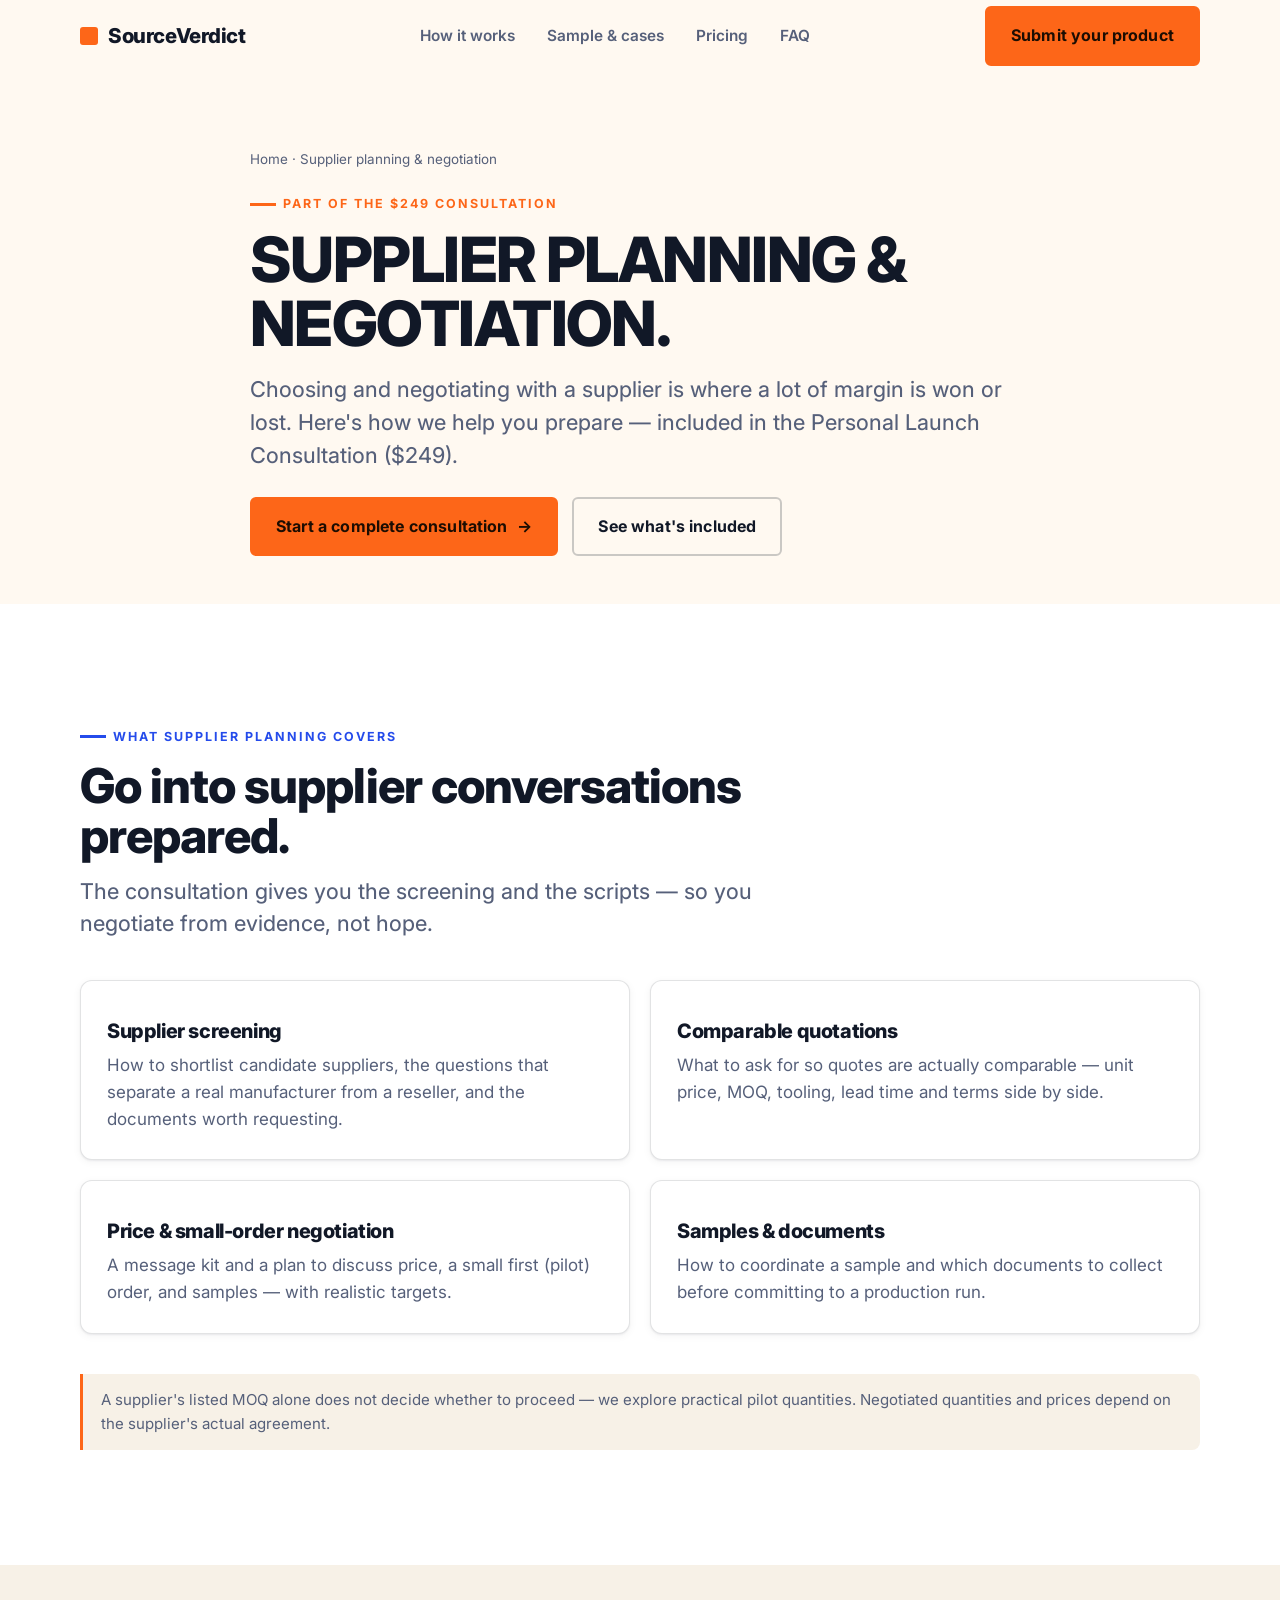
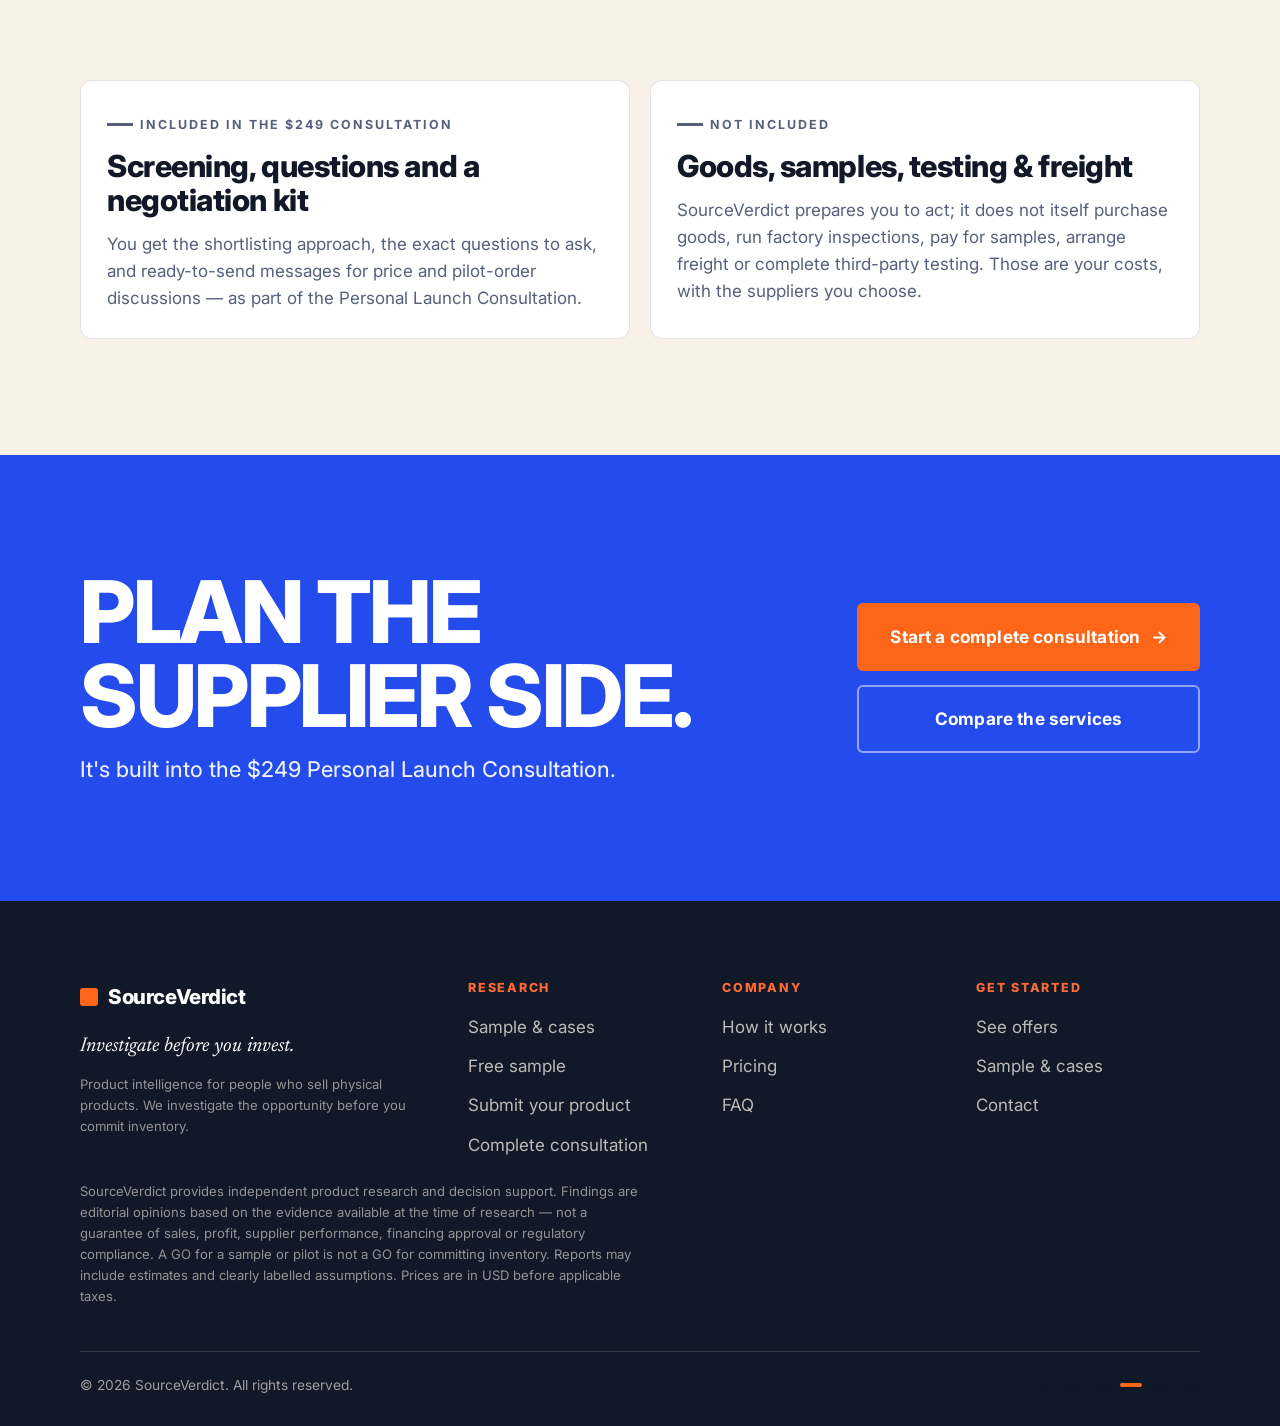
<file: supplier-validation.html>
<!doctype html>
<html lang="en">
<head>
  <meta charset="utf-8" />
  <meta name="viewport" content="width=device-width, initial-scale=1" />
  <title>Supplier planning &amp; negotiation — SourceVerdict</title>
  <meta name="description" content="How SourceVerdict approaches supplier screening, price and pilot-order negotiation, and sample planning — included as part of the $249 Personal Launch Consultation." />
  <link rel="canonical" href="https://www.sourceverdict.net/supplier-validation.html" />
  <meta name="theme-color" content="#FFF9F1" media="(prefers-color-scheme: light)" />
  <meta name="theme-color" content="#0c0f16" media="(prefers-color-scheme: dark)" />
  <meta property="og:type" content="website" />
  <meta property="og:site_name" content="SourceVerdict" />
  <meta property="og:title" content="Supplier planning & negotiation — SourceVerdict" />
  <meta property="og:description" content="Supplier screening and price/small-order negotiation planning — part of the $249 Personal Launch Consultation." />
  <meta property="og:url" content="https://www.sourceverdict.net/supplier-validation.html" />
  <meta property="og:image" content="https://www.sourceverdict.net/assets/img/og-image.png" />
  <meta name="twitter:card" content="summary_large_image" />
  <link rel="icon" href="assets/img/logo-square.png" sizes="any" />
  <link rel="apple-touch-icon" href="assets/img/logo-square.png" />
  <link rel="manifest" href="site.webmanifest" />
  <link rel="preconnect" href="https://fonts.googleapis.com" />
  <link rel="preconnect" href="https://fonts.gstatic.com" crossorigin />
  <link href="https://fonts.googleapis.com/css2?family=Inter:wght@400;500;600;700;800;900&family=Newsreader:ital,wght@0,400;0,500;1,400;1,500&display=swap" rel="stylesheet" />
  <link rel="stylesheet" href="assets/css/styles.css" />
</head>
<body>
  <a class="skip-link" href="#main">Skip to content</a>
  <header class="site-header">
    <div class="container">
      <nav class="nav" aria-label="Primary">
        <a class="brand" href="index.html"><span class="brand__mark" aria-hidden="true"></span>SourceVerdict</a>
        <div class="nav__links" id="navmenu">
          <a href="how-it-works.html">How it works</a>
          <a href="reports.html">Sample &amp; cases</a>
          <a href="pricing.html">Pricing</a>
          <a href="faq.html">FAQ</a>
          <a class="btn btn--primary nav__cta-mobile" href="submit.html">Submit your product</a>
        </div>
        <div class="nav__right">
          <a class="btn btn--primary" href="submit.html">Submit your product</a>
          <button class="nav__toggle" aria-label="Open menu" aria-expanded="false" aria-controls="navmenu"><span aria-hidden="true"></span></button>
        </div>
      </nav>
    </div>
  </header>

  <main id="main">
    <section class="page-hero">
      <div class="container container--narrow">
        <p class="breadcrumb"><a href="index.html">Home</a> · Supplier planning &amp; negotiation</p>
        <span class="eyebrow">Part of the $249 consultation</span>
        <h1 class="h1 mt-1">Supplier planning &amp; negotiation.</h1>
        <p class="lead">Choosing and negotiating with a supplier is where a lot of margin is won or lost. Here's how we help you prepare — included in the <a href="pricing.html#consultation">Personal Launch Consultation ($249)</a>.</p>
        <div class="btn-row mt-2">
          <a class="btn btn--primary" href="submit.html?tier=consultation" data-order="consultation">Start a complete consultation <span class="arrow" aria-hidden="true">→</span></a>
          <a class="btn btn--outline" href="pricing.html">See what's included</a>
        </div>
      </div>
    </section>

    <section class="section section--paper">
      <div class="container">
        <div class="reveal" style="max-width:760px">
          <span class="eyebrow eyebrow--blue">What supplier planning covers</span>
          <h2 class="h2 mt-1">Go into supplier conversations prepared.</h2>
          <p class="lead mt-1">The consultation gives you the screening and the scripts — so you negotiate from evidence, not hope.</p>
        </div>
        <div class="grid-cards cols-2 mt-3 reveal">
          <div class="card"><h3>Supplier screening</h3><p class="mt-1">How to shortlist candidate suppliers, the questions that separate a real manufacturer from a reseller, and the documents worth requesting.</p></div>
          <div class="card"><h3>Comparable quotations</h3><p class="mt-1">What to ask for so quotes are actually comparable — unit price, MOQ, tooling, lead time and terms side by side.</p></div>
          <div class="card"><h3>Price &amp; small-order negotiation</h3><p class="mt-1">A message kit and a plan to discuss price, a small first (pilot) order, and samples — with realistic targets.</p></div>
          <div class="card"><h3>Samples &amp; documents</h3><p class="mt-1">How to coordinate a sample and which documents to collect before committing to a production run.</p></div>
        </div>
        <p class="note mt-3 reveal">A supplier's listed MOQ alone does not decide whether to proceed — we explore practical pilot quantities. Negotiated quantities and prices depend on the supplier's actual agreement.</p>
      </div>
    </section>

    <section class="section section--tint">
      <div class="container">
        <div class="grid-cards cols-2 reveal">
          <div class="callout">
            <span class="eyebrow eyebrow--muted">Included in the $249 consultation</span>
            <h3 class="h3 mt-1">Screening, questions and a negotiation kit</h3>
            <p class="muted mt-1">You get the shortlisting approach, the exact questions to ask, and ready-to-send messages for price and pilot-order discussions — as part of the Personal Launch Consultation.</p>
          </div>
          <div class="callout">
            <span class="eyebrow eyebrow--muted">Not included</span>
            <h3 class="h3 mt-1">Goods, samples, testing &amp; freight</h3>
            <p class="muted mt-1">SourceVerdict prepares you to act; it does not itself purchase goods, run factory inspections, pay for samples, arrange freight or complete third-party testing. Those are your costs, with the suppliers you choose.</p>
          </div>
        </div>
      </div>
    </section>

    <section class="section section--blue cta-band">
      <div class="container">
        <div class="split">
          <div class="reveal">
            <h2 class="display">Plan the supplier side.</h2>
            <p class="lead mt-1" style="color:#fff;opacity:.92">It's built into the $249 Personal Launch Consultation.</p>
          </div>
          <div class="btn-row reveal" style="flex-direction:column;align-items:stretch">
            <a class="btn btn--primary btn--lg" href="submit.html?tier=consultation" data-order="consultation">Start a complete consultation <span class="arrow" aria-hidden="true">→</span></a>
            <a class="btn btn--on-dark btn--lg" href="pricing.html">Compare the services</a>
          </div>
        </div>
      </div>
    </section>
  </main>

  <footer class="site-footer">
    <div class="container">
      <div class="footer-grid">
        <div>
          <a class="brand" href="index.html"><span class="brand__mark" aria-hidden="true"></span>SourceVerdict</a>
          <p class="footer-tag">Investigate before you invest.</p>
          <p class="footer-disclaimer" style="margin-top:12px">Product intelligence for people who sell physical products. We investigate the opportunity before you commit inventory.</p>
        </div>
        <nav class="footer-col" aria-label="Research">
          <h4>Research</h4>
          <a href="reports.html">Sample &amp; cases</a>
          <a href="sample-report.html">Free sample</a>
          <a href="submit.html">Submit your product</a>
          <a href="pricing.html#consultation">Complete consultation</a>
        </nav>
        <nav class="footer-col" aria-label="Company">
          <h4>Company</h4>
          <a href="how-it-works.html">How it works</a>
          <a href="pricing.html">Pricing</a>
          <a href="faq.html">FAQ</a>
        </nav>
        <nav class="footer-col" aria-label="Get started">
          <h4>Get started</h4>
          <a href="pricing.html">See offers</a>
          <a href="reports.html">Sample &amp; cases</a>
          <a href="mailto:hello@sourceverdict.net">Contact</a>
        </nav>
      </div>
      <p class="footer-disclaimer">SourceVerdict provides independent product research and decision support. Findings are editorial opinions based on the evidence available at the time of research — not a guarantee of sales, profit, supplier performance, financing approval or regulatory compliance. A GO for a sample or pilot is not a GO for committing inventory. Reports may include estimates and clearly labelled assumptions. Prices are in USD before applicable taxes.</p>
      <div class="footer-bottom">
        <span>© <span id="year">2026</span> SourceVerdict. All rights reserved.</span>
        <span class="dashes" aria-hidden="true"><i></i><i></i><i></i><i class="on"></i><i></i><i></i></span>
      </div>
    </div>
  </footer>

  <script src="assets/js/config.js"></script>
  <script src="assets/js/reports.js"></script>
  <script src="assets/js/main.js"></script>
</body>
</html>
</file>
<file: assets/css/styles.css>
/* =====================================================================
   SourceVerdict — Design System
   Tokens derived from approved brand assets (pinned posts + VERDICT carousel).
   Colors sampled from the actual slides:
     royal blue #244BEB (brand notes said #123FC6 — slides are brighter)
     fresh orange #FD6618 + verdict-fill coral #FF6B35 (notes said #FF7A00)
     ink #111827, cream #FFF9F1
   Type: Inter (matches the slides' grotesk) + Newsreader (editorial serif accent)
   ===================================================================== */

/* ---------- Tokens ---------- */
:root {
  /* Brand constants (both themes) */
  --blue: #244BEB;
  --blue-deep: #1a37b8;
  --blue-tint: #e9edfe;
  --orange: #FD6618;
  --orange-deep: #e2540c;
  --coral: #FF6B35;
  --ink: #111827;
  --ink-2: #1b2130;
  --cream: #FFF9F1;
  --white: #FFFFFF;
  --go: var(--blue);
  --pass: var(--ink);

  /* Themed surfaces (light default) */
  --bg: #FFF9F1;
  --surface: #FFFFFF;
  --surface-2: #F7F1E7;
  --text: #111827;
  --text-muted: #56607a;
  --text-faint: #808aa0;
  --border: rgba(17, 24, 39, .12);
  --border-strong: rgba(17, 24, 39, .22);
  --on-brand: #FFF9F1;         /* text on blue/ink fields */
  --on-brand-muted: rgba(255, 249, 241, .72);
  --shadow-sm: 0 1px 2px rgba(17, 24, 39, .06), 0 2px 8px rgba(17, 24, 39, .05);
  --shadow-md: 0 10px 30px rgba(17, 24, 39, .10);
  --shadow-lg: 0 24px 60px rgba(17, 24, 39, .16);
  --shadow-blue: 0 18px 44px rgba(36, 75, 235, .28);

  /* Type */
  --font-sans: "Inter", system-ui, -apple-system, Segoe UI, Roboto, Helvetica, Arial, sans-serif;
  --font-serif: "Newsreader", Georgia, "Times New Roman", serif;

  /* Metrics */
  --container: 1200px;
  --container-narrow: 860px;
  --radius: 6px;
  --radius-lg: 12px;
  --gutter: clamp(16px, 5vw, 40px);
  --section-y: clamp(60px, 9vw, 128px);
  --ease: cubic-bezier(.2, .7, .2, 1);
}

@media (prefers-color-scheme: dark) {
  :root:not([data-theme="light"]) {
    --bg: #0c0f16;
    --surface: #141821;
    --surface-2: #1b2130;
    --text: #FFF9F1;
    --text-muted: #aab3c6;
    --text-faint: #8b95aa;
    --border: rgba(255, 255, 255, .14);
    --border-strong: rgba(255, 255, 255, .26);
    --blue-tint: #171f3f;
    --shadow-sm: 0 1px 2px rgba(0, 0, 0, .5);
    --shadow-md: 0 12px 32px rgba(0, 0, 0, .5);
    --shadow-lg: 0 24px 60px rgba(0, 0, 0, .6);
    --shadow-blue: 0 18px 44px rgba(0, 0, 0, .55);
    color-scheme: dark;
  }
}
:root[data-theme="dark"] {
  --bg: #0c0f16; --surface: #141821; --surface-2: #1b2130;
  --text: #FFF9F1; --text-muted: #aab3c6; --text-faint: #8b95aa;
  --border: rgba(255, 255, 255, .14); --border-strong: rgba(255, 255, 255, .26);
  --blue-tint: #171f3f;
  --shadow-sm: 0 1px 2px rgba(0,0,0,.5); --shadow-md: 0 12px 32px rgba(0,0,0,.5);
  --shadow-lg: 0 24px 60px rgba(0,0,0,.6); --shadow-blue: 0 18px 44px rgba(0,0,0,.55);
  color-scheme: dark;
}

/* ---------- Reset ---------- */
*, *::before, *::after { box-sizing: border-box; }
* { margin: 0; }
html { -webkit-text-size-adjust: 100%; scroll-behavior: smooth; }
@media (prefers-reduced-motion: reduce) { html { scroll-behavior: auto; } }
body {
  font-family: var(--font-sans);
  background: var(--bg);
  color: var(--text);
  line-height: 1.6;
  font-size: 17px;
  -webkit-font-smoothing: antialiased;
  text-rendering: optimizeLegibility;
  overflow-x: hidden;
}
img, svg, video { display: block; max-width: 100%; height: auto; }
[hidden] { display: none !important; }
[id] { scroll-margin-top: 90px; } /* keep anchor targets clear of the sticky header */
a { color: inherit; text-decoration: none; }
button, input, select, textarea { font: inherit; color: inherit; }
:focus-visible { outline: 3px solid var(--orange); outline-offset: 2px; border-radius: 3px; }
::selection { background: var(--orange); color: #fff; }

/* ---------- Layout ---------- */
.container { width: 100%; max-width: var(--container); margin-inline: auto; padding-inline: var(--gutter); }
.container--narrow { max-width: var(--container-narrow); }
.section { padding-block: var(--section-y); }
.section--paper { background: var(--surface); }
.section--tint { background: var(--surface-2); }
.section--blue { background: var(--blue); color: var(--on-brand); }
.section--ink { background: var(--ink); color: var(--on-brand); }
.section--blue a, .section--ink a { color: #fff; }
.stack > * + * { margin-top: 1rem; }
.center { text-align: center; }
.sr-only { position: absolute; width: 1px; height: 1px; padding: 0; margin: -1px; overflow: hidden; clip: rect(0 0 0 0); white-space: nowrap; border: 0; }
.skip-link { position: absolute; left: 12px; top: -60px; z-index: 200; background: var(--ink); color: #fff; padding: 10px 16px; border-radius: 6px; transition: top .2s; }
.skip-link:focus { top: 12px; }

/* ---------- Typography ---------- */
.eyebrow {
  display: inline-flex; align-items: center; gap: .55em;
  font-size: .78rem; font-weight: 700; letter-spacing: .16em; text-transform: uppercase;
  color: var(--orange);
}
.eyebrow--blue { color: var(--blue); }
.eyebrow--muted { color: var(--text-muted); }
.eyebrow::before { content: ""; width: 26px; height: 3px; background: currentColor; display: inline-block; }
.eyebrow--nodash::before { display: none; }

h1, h2, h3, h4 { line-height: 1.05; font-weight: 800; letter-spacing: -.02em; }
.display {
  font-weight: 800; letter-spacing: -.028em; line-height: .98;
  font-size: clamp(2.7rem, 7.2vw, 5.4rem); text-transform: uppercase;
}
.h1 { font-size: clamp(2.2rem, 5.2vw, 3.9rem); line-height: 1.02; letter-spacing: -.025em; text-transform: uppercase; }
.h2 { font-size: clamp(1.9rem, 4vw, 3rem); line-height: 1.04; }
.h3 { font-size: clamp(1.3rem, 2.4vw, 1.9rem); line-height: 1.12; letter-spacing: -.015em; }
.lead { font-size: clamp(1.12rem, 1.7vw, 1.4rem); line-height: 1.5; color: var(--text-muted); font-weight: 450; }
.muted { color: var(--text-muted); }
.faint { color: var(--text-faint); }
.serif { font-family: var(--font-serif); }
.balance { text-wrap: balance; }
.measure { max-width: 62ch; }
.underline-accent { position: relative; display: inline-block; }
.underline-accent::after { content: ""; position: absolute; left: 0; right: 0; bottom: -.12em; height: .16em; background: var(--orange); }
.text-blue { color: var(--blue); }
.text-orange { color: var(--orange); }
strong { font-weight: 700; }

/* ---------- Crop-mark frame (signature motif) ---------- */
.cropframe { position: relative; }
.cropframe::before, .cropframe::after {
  content: ""; position: absolute; width: 30px; height: 30px;
  border: 3px solid var(--orange); pointer-events: none;
}
.cropframe::before { top: -10px; left: -10px; border-right: 0; border-bottom: 0; }
.cropframe::after { bottom: -10px; right: -10px; border-left: 0; border-top: 0; }
.cropframe--blue::before, .cropframe--blue::after { border-color: var(--blue); }
.cropframe--sm::before, .cropframe--sm::after { width: 20px; height: 20px; }

/* ---------- Buttons ---------- */
.btn {
  --btn-bg: var(--ink); --btn-fg: #fff;
  display: inline-flex; align-items: center; justify-content: center; gap: .6em;
  background: var(--btn-bg); color: var(--btn-fg);
  font-weight: 700; letter-spacing: .01em; font-size: 1rem;
  padding: .92em 1.5em; border: 2px solid var(--btn-bg); border-radius: var(--radius);
  cursor: pointer; transition: transform .15s var(--ease), background .15s, box-shadow .2s, border-color .15s;
  text-align: center; white-space: nowrap;
}
.btn:hover { transform: translateY(-2px); }
.btn:active { transform: translateY(0); }
.btn--primary { --btn-bg: var(--orange); --btn-fg: #1c0d02; border-color: var(--orange); }
.btn--primary:hover { --btn-bg: var(--orange-deep); box-shadow: 0 12px 26px rgba(253, 102, 24, .34); }
.btn--blue { --btn-bg: var(--blue); --btn-fg: #fff; border-color: var(--blue); }
.btn--blue:hover { --btn-bg: var(--blue-deep); box-shadow: var(--shadow-blue); }
.btn--outline { background: transparent; --btn-fg: var(--text); border-color: var(--border-strong); }
.btn--outline:hover { border-color: var(--ink); background: var(--ink); --btn-fg: #fff; }
.btn--on-dark { background: transparent; color: #fff; border-color: rgba(255,255,255,.5); }
.btn--on-dark:hover { background: #fff; color: var(--ink); border-color: #fff; }
.btn--ghost { background: transparent; border-color: transparent; --btn-fg: var(--blue); padding-inline: .4em; }
.btn--ghost:hover { transform: none; text-decoration: underline; text-underline-offset: 4px; }
.btn--lg { font-size: 1.08rem; padding: 1.05em 1.8em; }
.btn--block { display: flex; width: 100%; white-space: normal; text-align: center; }
.btn .arrow { transition: transform .2s var(--ease); }
.btn:hover .arrow { transform: translateX(4px); }
.btn-row { display: flex; flex-wrap: wrap; gap: 14px; align-items: center; }

/* ---------- Chips / tags ---------- */
.chips { display: flex; flex-wrap: wrap; gap: 8px 10px; align-items: center; }
.chip {
  display: inline-flex; align-items: center; gap: .45em;
  font-size: .82rem; font-weight: 600; letter-spacing: .02em;
  padding: .4em .8em; border-radius: 999px; border: 1px solid var(--border-strong);
  color: var(--text-muted); background: var(--surface);
}
.section--blue .chip, .section--ink .chip { background: rgba(255,255,255,.08); border-color: rgba(255,255,255,.28); color: #fff; }
.chip__dot { width: 6px; height: 6px; border-radius: 50%; background: var(--orange); }

/* ---------- Progress dashes (from carousel footer) ---------- */
.dashes { display: inline-flex; gap: 7px; align-items: center; }
.dashes i { width: 22px; height: 4px; border-radius: 2px; background: var(--border-strong); display: block; }
.dashes i.on { background: var(--orange); }
.section--blue .dashes i, .section--ink .dashes i { background: rgba(255,255,255,.3); }
.section--blue .dashes i.on, .section--ink .dashes i.on { background: var(--orange); }

/* ---------- Header / Nav ---------- */
.site-header { position: sticky; top: 0; z-index: 100; background: color-mix(in srgb, var(--bg) 88%, transparent); backdrop-filter: blur(10px); border-bottom: 1px solid transparent; transition: border-color .2s, box-shadow .2s; }
.site-header.scrolled { border-bottom-color: var(--border); box-shadow: var(--shadow-sm); }
.nav { display: flex; align-items: center; justify-content: space-between; gap: 20px; height: 72px; }
.brand { display: inline-flex; align-items: center; gap: 10px; font-weight: 800; font-size: 1.28rem; letter-spacing: -.02em; color: var(--text); }
.brand__mark { width: 18px; height: 18px; background: var(--orange); border-radius: 3px; flex: none; }
.brand em { font-style: normal; }
.nav__links { display: flex; align-items: center; gap: 4px; }
.nav__links a { padding: 8px 14px; border-radius: 6px; font-weight: 600; font-size: .96rem; color: var(--text-muted); transition: color .15s, background .15s; }
.nav__links a:hover { color: var(--text); background: var(--surface-2); }
.nav__links a[aria-current="page"] { color: var(--text); }
.nav__links a[aria-current="page"]::after { content: ""; display: block; height: 2px; background: var(--orange); margin-top: 3px; border-radius: 2px; }
.nav__right { display: flex; align-items: center; gap: 10px; }
.nav__cta-mobile { display: none; } /* only appears inside the mobile dropdown */
.nav__toggle { display: none; width: 44px; height: 44px; border: 1px solid var(--border-strong); background: var(--surface); border-radius: 8px; align-items: center; justify-content: center; cursor: pointer; }
.nav__toggle span, .nav__toggle span::before, .nav__toggle span::after { content: ""; display: block; width: 20px; height: 2px; background: var(--text); position: relative; transition: transform .2s, opacity .2s; }
.nav__toggle span::before { position: absolute; top: -6px; } .nav__toggle span::after { position: absolute; top: 6px; }
.nav__toggle[aria-expanded="true"] span { background: transparent; }
.nav__toggle[aria-expanded="true"] span::before { transform: translateY(6px) rotate(45deg); }
.nav__toggle[aria-expanded="true"] span::after { transform: translateY(-6px) rotate(-45deg); }

@media (max-width: 900px) {
  .nav__toggle { display: inline-flex; }
  .nav__links { position: fixed; inset: 72px 0 auto 0; flex-direction: column; align-items: stretch; gap: 2px; background: var(--surface); border-bottom: 1px solid var(--border); padding: 14px var(--gutter) 22px; box-shadow: var(--shadow-md); transform: translateY(-140%); transition: transform .28s var(--ease); z-index: 90; }
  .nav__links.open { transform: translateY(0); }
  .nav__links a { padding: 14px; font-size: 1.05rem; border-radius: 8px; }
  .nav__links a[aria-current="page"]::after { display: none; }
  .nav__links .nav__cta-mobile { display: flex; margin-top: 10px; }
  .nav__right .btn { display: none; }
}

/* ---------- Hero ---------- */
.hero { position: relative; padding-top: clamp(36px, 6vw, 72px); padding-bottom: var(--section-y); overflow: hidden; }
.hero__grid { display: grid; grid-template-columns: 1.15fr .85fr; gap: clamp(28px, 5vw, 68px); align-items: center; }
.hero__title { margin-top: 18px; }
.hero__title .l1 { color: var(--text); display: block; }
.hero__title .l2 { color: var(--blue); display: block; }
.hero__sub { margin-top: 22px; max-width: 30ch; }
.hero__cta-row { margin-top: 30px; }
.hero__chips { margin-top: 26px; }
.specimen { position: relative; }
.specimen__frame { position: relative; background: var(--surface-2); border-radius: var(--radius-lg); padding: clamp(18px, 3vw, 30px); box-shadow: var(--shadow-md); }
.specimen__img { border-radius: 8px; width: 100%; aspect-ratio: 1/1; object-fit: cover; object-position: 46% 42%; background: #eae3d6; }
.specimen__tag { position: absolute; z-index: 3; left: -14px; bottom: 26px; background: var(--blue); color: #fff; font-weight: 800; letter-spacing: .02em; padding: 12px 18px; border-radius: 8px; box-shadow: var(--shadow-blue); display: flex; align-items: center; gap: 12px; }
.specimen__tag b { font-size: 1.4rem; letter-spacing: .04em; }
.specimen__tag small { display: block; font-weight: 600; font-size: .72rem; letter-spacing: .12em; text-transform: uppercase; opacity: .85; }
.specimen__meta { position: absolute; top: 20px; right: 20px; z-index: 3; background: rgba(17,24,39,.72); color: #fff; backdrop-filter: blur(4px); font-size: .72rem; font-weight: 600; letter-spacing: .12em; text-transform: uppercase; padding: 7px 11px; border-radius: 6px; }
@media (max-width: 860px) {
  .hero__grid { grid-template-columns: 1fr; }
  .specimen { order: -1; max-width: 460px; }
  .hero__sub { max-width: 46ch; }
}

/* ---------- Equation (the problem) ---------- */
.equation { display: grid; grid-template-columns: 1fr auto 1fr auto 1fr; gap: 18px; align-items: stretch; margin-top: 8px; }
.eq-card { background: var(--surface); border: 1px solid var(--border); border-radius: var(--radius-lg); padding: 26px 22px; text-align: center; box-shadow: var(--shadow-sm); }
.eq-card .k { font-size: .74rem; font-weight: 700; letter-spacing: .14em; text-transform: uppercase; color: var(--text-muted); }
.eq-card .v { font-size: clamp(1.5rem, 3vw, 2.2rem); font-weight: 800; letter-spacing: -.02em; margin-top: 8px; line-height: 1; }
.eq-card--good { background: var(--ink); color: #fff; border-color: var(--ink); }
.eq-op { align-self: center; font-size: 2.2rem; font-weight: 800; color: var(--orange); }
@media (max-width: 760px) {
  .equation { grid-template-columns: 1fr; }
  .eq-op { padding: 2px 0; }
}
.overlooked { display: flex; flex-wrap: wrap; gap: 10px; margin-top: 30px; }
.overlooked span { display: inline-flex; align-items: center; gap: .5em; padding: .5em .9em; border-radius: 8px; background: var(--surface); border: 1px solid var(--border); font-weight: 600; font-size: .92rem; }
.overlooked span::before { content: "✕"; color: var(--orange); font-weight: 800; }

/* ---------- Investigation checklist (from "What SourceVerdict checks") ---------- */
.checks { margin-top: 12px; border-top: 1px solid var(--border); }
.check { display: grid; grid-template-columns: 64px 1fr auto; gap: 18px; align-items: center; padding: 22px 8px; border-bottom: 1px solid var(--border); transition: background .15s, padding-left .2s; }
.check:hover { background: var(--surface-2); padding-left: 16px; }
.check__n { font-weight: 800; color: var(--orange); font-size: 1.05rem; font-variant-numeric: tabular-nums; }
.check__t { font-size: clamp(1.15rem, 2.3vw, 1.7rem); font-weight: 700; letter-spacing: -.01em; }
.check__d { color: var(--text-muted); font-size: .95rem; max-width: 42ch; text-align: right; }
.check--feature { background: var(--blue-tint); border-radius: 8px; border-bottom-color: transparent; padding-left: 16px; padding-right: 16px; }
.check--feature .check__t { color: var(--blue); }
@media (max-width: 720px) {
  .check { grid-template-columns: 44px 1fr; }
  .check__d { grid-column: 1 / -1; text-align: left; margin-left: 62px; }
}

/* ---------- Cards ---------- */
.grid-cards { display: grid; gap: 20px; }
.cols-2 { grid-template-columns: repeat(2, 1fr); }
.cols-3 { grid-template-columns: repeat(3, 1fr); }
.cols-4 { grid-template-columns: repeat(4, 1fr); }
@media (max-width: 900px) { .cols-3, .cols-4 { grid-template-columns: repeat(2, 1fr); } }
@media (max-width: 620px) { .cols-2, .cols-3, .cols-4 { grid-template-columns: 1fr; } }
.card { background: var(--surface); border: 1px solid var(--border); border-radius: var(--radius-lg); padding: 26px; box-shadow: var(--shadow-sm); height: 100%; }
.card__num { font-family: var(--font-serif); font-size: 2.2rem; font-weight: 500; color: var(--orange); line-height: 1; }
.card h3 { margin-top: 14px; }
.card p { margin-top: 10px; color: var(--text-muted); }

/* ---------- Verdict blocks (GO / PASS) ---------- */
.verdicts { display: grid; grid-template-columns: 1fr 1fr; gap: 20px; }
@media (max-width: 620px) { .verdicts { grid-template-columns: 1fr; } }
.verdict { position: relative; border-radius: var(--radius-lg); padding: 32px; color: #fff; overflow: hidden; }
.verdict--go { background: var(--blue); }
.verdict--pass { background: var(--ink); }
.verdict__label { font-size: clamp(3rem, 8vw, 4.6rem); font-weight: 800; line-height: .9; letter-spacing: -.02em; }
.verdict__desc { margin-top: 10px; font-size: 1.15rem; font-weight: 500; color: rgba(255,255,255,.9); }
.verdict .corner { position: absolute; top: 20px; right: 20px; width: 26px; height: 26px; border: 3px solid var(--orange); border-left: 0; border-bottom: 0; }
.verdict .corner.br { top: auto; right: auto; bottom: 20px; left: 20px; border: 3px solid var(--orange); border-right: 0; border-top: 0; }

/* ---------- Case study ---------- */
.case { display: grid; grid-template-columns: .9fr 1.1fr; gap: clamp(24px, 4vw, 52px); align-items: center; }
@media (max-width: 860px) { .case { grid-template-columns: 1fr; } }
.case__media { position: relative; background: var(--surface-2); border-radius: var(--radius-lg); padding: 24px; box-shadow: var(--shadow-md); }
.case__media img { border-radius: 8px; width: 100%; }
.flow { display: grid; gap: 14px; }
.flow__row { display: grid; grid-template-columns: 150px 1fr; gap: 16px; padding: 16px 0; border-bottom: 1px solid var(--border); }
.flow__row:last-child { border-bottom: 0; }
.flow__k { font-weight: 700; font-size: .8rem; letter-spacing: .12em; text-transform: uppercase; color: var(--orange); padding-top: 3px; }
.flow__v { color: var(--text); }
.flow__v .muted { display: block; margin-top: 4px; font-size: .92rem; }
@media (max-width: 520px) { .flow__row { grid-template-columns: 1fr; gap: 4px; } }

/* ---------- Bad reviews = intelligence (bridge) ---------- */
.bridge { display: grid; grid-template-columns: 1fr auto 1fr auto 1fr; gap: 16px; align-items: stretch; }
.bridge .arrow-col { align-self: center; color: var(--orange); font-size: 1.8rem; font-weight: 800; }
.bridge-card { border-radius: var(--radius-lg); padding: 24px; height: 100%; border: 1px solid var(--border); background: var(--surface); }
.bridge-card .k { font-size: .74rem; font-weight: 700; letter-spacing: .13em; text-transform: uppercase; color: var(--text-muted); margin-bottom: 10px; }
.bridge-card.is-complaint { border-left: 4px solid var(--orange); }
.bridge-card.is-need { border-left: 4px solid var(--text-muted); }
.bridge-card.is-idea { background: var(--ink); color: #fff; border-color: var(--ink); }
.bridge-card.is-idea .k { color: var(--coral); }
@media (max-width: 860px) { .bridge { grid-template-columns: 1fr; } .bridge .arrow-col { transform: rotate(90deg); justify-self: center; } }

/* ---------- Make it sellable ---------- */
.sellable { display: grid; grid-template-columns: 1fr 1fr; gap: clamp(24px, 4vw, 48px); align-items: center; }
@media (max-width: 860px) { .sellable { grid-template-columns: 1fr; } }
.sellable__img { border-radius: var(--radius-lg); box-shadow: var(--shadow-md); background: var(--cream); }
.feat-list { display: grid; gap: 14px; margin-top: 22px; }
.feat-list li { display: grid; grid-template-columns: auto 1fr; gap: 14px; align-items: start; list-style: none; }
.feat-list .ico { width: 34px; height: 34px; border-radius: 8px; background: var(--blue-tint); color: var(--blue); display: grid; place-items: center; font-weight: 800; flex: none; }
:root[data-theme="dark"] .feat-list .ico { background: rgba(36,75,235,.25); }
.feat-list b { font-weight: 700; }
.feat-list p { color: var(--text-muted); margin-top: 2px; font-size: .95rem; }

/* ---------- Steps (how it works) ---------- */
.steps { display: grid; grid-template-columns: repeat(4, 1fr); gap: 20px; counter-reset: step; }
@media (max-width: 900px) { .steps { grid-template-columns: repeat(2, 1fr); } }
@media (max-width: 520px) { .steps { grid-template-columns: 1fr; } }
.step { position: relative; padding: 28px 22px; border: 1px solid var(--border); border-radius: var(--radius-lg); background: var(--surface); }
.step__n { font-size: .8rem; font-weight: 800; letter-spacing: .1em; color: var(--orange); }
.step h3 { margin-top: 10px; font-size: 1.2rem; text-transform: uppercase; letter-spacing: -.01em; }
.step p { margin-top: 8px; color: var(--text-muted); font-size: .96rem; }

/* ---------- Report deliverables ---------- */
.deliverables { columns: 2; column-gap: 40px; margin-top: 10px; }
@media (max-width: 700px) { .deliverables { columns: 1; } }
.deliverables li { break-inside: avoid; display: grid; grid-template-columns: auto 1fr; gap: 12px; padding: 12px 0; border-bottom: 1px solid var(--border); list-style: none; }
.deliverables .tick { color: var(--blue); font-weight: 800; }
.section--ink .deliverables .tick, .section--blue .deliverables .tick { color: var(--coral); }
.section--ink .deliverables li, .section--blue .deliverables li { border-bottom-color: rgba(255,255,255,.16); }

/* ---------- Gallery (verdict carousel) ---------- */
.gallery { position: relative; }
.gallery__track { display: grid; grid-auto-flow: column; grid-auto-columns: minmax(240px, 30%); gap: 16px; overflow-x: auto; scroll-snap-type: x mandatory; padding-bottom: 12px; scrollbar-width: thin; }
.gallery__track > figure { scroll-snap-align: start; margin: 0; }
.gallery__track img { border-radius: 10px; box-shadow: var(--shadow-sm); border: 1px solid var(--border); width: 100%; }
.gallery__track figcaption { margin-top: 8px; font-size: .82rem; color: var(--text-muted); }
.gallery__nav { display: flex; gap: 10px; margin-top: 14px; }
.gallery__nav button { width: 46px; height: 46px; border-radius: 50%; border: 1px solid var(--border-strong); background: var(--surface); cursor: pointer; font-size: 1.2rem; display: grid; place-items: center; }
.gallery__nav button:hover { background: var(--ink); color: #fff; border-color: var(--ink); }
@media (max-width: 700px) { .gallery__track { grid-auto-columns: 78%; } }

/* ---------- Pricing ---------- */
.plans { display: grid; grid-template-columns: repeat(3, 1fr); gap: 20px; align-items: start; }
@media (max-width: 860px) { .plans { grid-template-columns: 1fr; max-width: 460px; margin-inline: auto; } }
.plan { position: relative; background: var(--surface); border: 1px solid var(--border); border-radius: var(--radius-lg); padding: 30px; box-shadow: var(--shadow-sm); display: flex; flex-direction: column; }
.plan--featured { border: 2px solid var(--blue); box-shadow: var(--shadow-md); }
.plan__flag { position: absolute; top: -13px; left: 30px; background: var(--blue); color: #fff; font-size: .72rem; font-weight: 700; letter-spacing: .1em; text-transform: uppercase; padding: 5px 12px; border-radius: 999px; }
.plan__name { font-weight: 700; font-size: 1.1rem; }
.plan__price { font-size: 3rem; font-weight: 800; letter-spacing: -.03em; margin-top: 12px; line-height: 1; }
.plan__price sup { font-size: 1.2rem; font-weight: 700; vertical-align: super; }
.plan__per { color: var(--text-muted); font-size: .92rem; margin-top: 6px; }
.plan ul { list-style: none; margin: 22px 0; display: grid; gap: 10px; }
.plan li { display: grid; grid-template-columns: auto 1fr; gap: 10px; color: var(--text-muted); font-size: .96rem; }
.plan li .tick { color: var(--blue); font-weight: 800; }
.plan .btn { margin-top: auto; }

/* ---------- CTA band ---------- */
.cta-band { position: relative; overflow: hidden; }
.cta-band .display { color: #fff; }
.cta-band .split { display: grid; grid-template-columns: 1fr auto; gap: 30px; align-items: center; }
@media (max-width: 800px) { .cta-band .split { grid-template-columns: 1fr; } }
/* generic 2-col split that stacks on mobile (used outside the CTA band too) */
.split-2 { display: grid; grid-template-columns: 1fr auto; gap: 30px; align-items: center; }
@media (max-width: 760px) { .split-2 { grid-template-columns: 1fr; } }

/* ---------- FAQ ---------- */
.faq { max-width: 820px; margin-inline: auto; }
.faq details { border-bottom: 1px solid var(--border); padding: 6px 0; }
.faq summary { cursor: pointer; list-style: none; padding: 20px 44px 20px 0; position: relative; font-weight: 700; font-size: 1.12rem; letter-spacing: -.01em; }
.faq summary::-webkit-details-marker { display: none; }
.faq summary::after { content: "+"; position: absolute; right: 6px; top: 50%; transform: translateY(-50%); font-size: 1.6rem; font-weight: 400; color: var(--orange); transition: transform .2s; }
.faq details[open] summary::after { transform: translateY(-50%) rotate(45deg); }
.faq .faq__body { padding: 0 44px 22px 0; color: var(--text-muted); }
.faq .faq__body p + p { margin-top: 12px; }

/* ---------- Forms ---------- */
.form-shell { display: grid; grid-template-columns: 1.25fr .75fr; gap: clamp(24px, 4vw, 56px); align-items: start; }
@media (max-width: 900px) { .form-shell { grid-template-columns: 1fr; } }
.form { background: var(--surface); border: 1px solid var(--border); border-radius: var(--radius-lg); padding: clamp(22px, 3vw, 38px); box-shadow: var(--shadow-sm); }
.field { margin-bottom: 20px; }
.field > label { display: block; font-weight: 600; margin-bottom: 8px; }
.req { color: var(--orange); }
.opt { color: var(--text-faint); font-weight: 500; font-size: .85em; }
.input, .select, .textarea {
  width: 100%; padding: 13px 14px; background: var(--bg); color: var(--text);
  border: 1.5px solid var(--border-strong); border-radius: 8px; transition: border-color .15s, box-shadow .15s;
}
.input:focus, .select:focus, .textarea:focus { outline: none; border-color: var(--blue); box-shadow: 0 0 0 3px rgba(36,75,235,.18); }
.textarea { min-height: 120px; resize: vertical; }
.help { font-size: .86rem; color: var(--text-muted); margin-top: 7px; }
.field-error { color: #c62828; font-size: .86rem; margin-top: 7px; display: none; }
:root[data-theme="dark"] .field-error { color: #ff8a80; }
.field.invalid .input, .field.invalid .select, .field.invalid .textarea { border-color: #c62828; }
.field.invalid .field-error { display: block; }
.two-col { display: grid; grid-template-columns: 1fr 1fr; gap: 18px; }
@media (max-width: 560px) { .two-col { grid-template-columns: 1fr; } }
.file-drop { border: 1.5px dashed var(--border-strong); border-radius: 8px; padding: 22px; text-align: center; color: var(--text-muted); cursor: pointer; transition: border-color .15s, background .15s; }
.file-drop:hover, .file-drop.drag { border-color: var(--blue); background: var(--blue-tint); }
.file-drop input { position: absolute; width: 1px; height: 1px; opacity: 0; }
.file-name { margin-top: 8px; font-weight: 600; color: var(--text); }
.radio-cards { display: grid; grid-template-columns: repeat(3, 1fr); gap: 12px; }
@media (max-width: 560px) { .radio-cards { grid-template-columns: 1fr; } }
.radio-card { position: relative; border: 1.5px solid var(--border-strong); border-radius: 10px; padding: 16px; cursor: pointer; transition: border-color .15s, background .15s; }
.radio-card input { position: absolute; opacity: 0; }
.radio-card:hover { border-color: var(--blue); }
.radio-card:has(input:checked) { border-color: var(--blue); background: var(--blue-tint); box-shadow: 0 0 0 3px rgba(36,75,235,.15); }
.radio-card:has(input:focus-visible) { outline: 3px solid var(--orange); outline-offset: 2px; }
.radio-card .rc-name { font-weight: 700; }
.radio-card .rc-price { font-size: 1.5rem; font-weight: 800; letter-spacing: -.02em; margin-top: 4px; }
.radio-card .rc-note { font-size: .82rem; color: var(--text-muted); margin-top: 2px; }
.form-aside { position: sticky; top: 96px; display: grid; gap: 18px; }
.aside-card { background: var(--surface-2); border: 1px solid var(--border); border-radius: var(--radius-lg); padding: 22px; }
.aside-card h3 { font-size: 1.05rem; }
.aside-card ul { margin: 12px 0 0; padding-left: 0; list-style: none; display: grid; gap: 10px; }
.aside-card li { display: grid; grid-template-columns: auto 1fr; gap: 10px; color: var(--text-muted); font-size: .94rem; }
.aside-card li .tick { color: var(--blue); font-weight: 800; }
.form-status { border-radius: 10px; padding: 16px; margin-bottom: 20px; font-weight: 600; display: none; }
.form-status.ok { display: block; background: var(--blue-tint); color: var(--blue); border: 1px solid var(--blue); }
.form-status.err { display: block; background: #fdecec; color: #c62828; border: 1px solid #f1b0b0; }

/* ---------- Note / disclaimer ---------- */
.note { border-left: 3px solid var(--orange); padding: 14px 18px; background: var(--surface-2); border-radius: 0 8px 8px 0; color: var(--text-muted); font-size: .94rem; }
.callout { background: var(--surface); border: 1px solid var(--border); border-radius: var(--radius-lg); padding: 26px; }

/* ---------- Footer ---------- */
.site-footer { background: var(--ink); color: var(--on-brand); padding-block: clamp(48px, 7vw, 80px) 30px; }
.footer-grid { display: grid; grid-template-columns: 1.6fr 1fr 1fr 1fr; gap: 30px; }
@media (max-width: 800px) { .footer-grid { grid-template-columns: 1fr 1fr; gap: 28px; } }
@media (max-width: 480px) { .footer-grid { grid-template-columns: 1fr; } }
.site-footer .brand { color: #fff; }
.footer-tag { font-family: var(--font-serif); font-style: italic; font-size: 1.25rem; color: #fff; margin-top: 16px; }
.footer-col h4 { font-size: .78rem; letter-spacing: .14em; text-transform: uppercase; color: var(--coral); margin-bottom: 14px; }
.footer-col a { display: block; color: rgba(255,249,241,.72); padding: 6px 0; }
.footer-col a:hover { color: #fff; }
.footer-bottom { margin-top: 44px; padding-top: 22px; border-top: 1px solid rgba(255,255,255,.14); display: flex; flex-wrap: wrap; gap: 14px; justify-content: space-between; align-items: center; color: rgba(255,249,241,.6); font-size: .86rem; }
.footer-disclaimer { max-width: 70ch; color: rgba(255,249,241,.55); font-size: .82rem; margin-top: 16px; line-height: 1.6; }

/* ---------- Reveal on scroll ---------- */
.reveal { opacity: 0; transform: translateY(18px); transition: opacity .6s var(--ease), transform .6s var(--ease); }
.reveal.in { opacity: 1; transform: none; }
@media (prefers-reduced-motion: reduce) { .reveal { opacity: 1; transform: none; transition: none; } }

/* ---------- Page hero (interior pages) ---------- */
.page-hero { padding-top: clamp(40px, 6vw, 76px); padding-bottom: clamp(30px, 4vw, 48px); }
.page-hero .lead { margin-top: 18px; }
.breadcrumb { font-size: .84rem; color: var(--text-muted); margin-bottom: 16px; }
.breadcrumb a:hover { color: var(--text); }

/* ---------- Misc ---------- */
.hr { height: 1px; background: var(--border); border: 0; margin-block: var(--section-y); }
.pill-list { display: flex; flex-wrap: wrap; gap: 10px; }
.mt-0 { margin-top: 0; } .mt-1 { margin-top: 14px; } .mt-2 { margin-top: 26px; } .mt-3 { margin-top: 40px; }
.maxw { max-width: 720px; }
.text-center { text-align: center; } .mx-auto { margin-inline: auto; }

/* =====================================================================
   COMMERCIAL MODEL — offers, catalog, report detail, packs, partner
   ===================================================================== */

/* ---- Outcome banner ---- */
.outcome { display: inline-flex; align-items: center; gap: .6em; font-family: var(--font-serif); font-style: italic; font-size: clamp(1.15rem, 2vw, 1.5rem); color: var(--text); }

/* ---- Value bundle (decision, true-cost, suppliers, improvements, plan) ---- */
.bundle { display: grid; grid-template-columns: repeat(5, 1fr); gap: 14px; }
@media (max-width: 900px) { .bundle { grid-template-columns: repeat(2, 1fr); } }
@media (max-width: 520px) { .bundle { grid-template-columns: 1fr; } }
.bundle__item { background: var(--surface); border: 1px solid var(--border); border-radius: var(--radius-lg); padding: 20px; }
.bundle__item .ico { width: 34px; height: 34px; border-radius: 8px; background: var(--blue-tint); color: var(--blue); display: grid; place-items: center; font-weight: 800; margin-bottom: 12px; }
:root[data-theme="dark"] .bundle__item .ico { background: rgba(36,75,235,.25); }
.bundle__item b { display: block; font-weight: 700; }
.bundle__item p { color: var(--text-muted); font-size: .92rem; margin-top: 4px; }

/* ---- Three research-offer cards (Full is highlighted, not "popular") ---- */
.offers { display: grid; grid-template-columns: repeat(3, 1fr); gap: 20px; align-items: stretch; }
@media (max-width: 900px) { .offers { grid-template-columns: 1fr; max-width: 520px; margin-inline: auto; } }
/* two-column variant for the two custom research services (no empty 3rd column) */
.offers.offers--custom { grid-template-columns: repeat(2, 1fr); max-width: 840px; margin-inline: auto; }
@media (max-width: 720px) { .offers.offers--custom { grid-template-columns: 1fr; max-width: 520px; } }
.offer { position: relative; display: flex; flex-direction: column; background: var(--surface); border: 1px solid var(--border); border-radius: var(--radius-lg); padding: 28px; box-shadow: var(--shadow-sm); }
.offer--highlight { border: 2px solid var(--blue); box-shadow: var(--shadow-md); }
.offer__flag { position: absolute; top: -13px; left: 28px; background: var(--blue); color: #fff; font-size: .72rem; font-weight: 700; letter-spacing: .08em; text-transform: uppercase; padding: 5px 12px; border-radius: 999px; }
.offer__eyebrow { font-size: .74rem; font-weight: 700; letter-spacing: .13em; text-transform: uppercase; color: var(--text-muted); }
.offer__name { font-size: 1.35rem; font-weight: 800; letter-spacing: -.02em; margin-top: 6px; }
.offer__price { font-size: 2.4rem; font-weight: 800; letter-spacing: -.03em; margin-top: 12px; line-height: 1; }
.offer__price small { font-size: .95rem; font-weight: 600; color: var(--text-muted); letter-spacing: 0; }
.offer__scope { color: var(--text-muted); margin-top: 12px; font-size: .96rem; }
.offer__list { list-style: none; margin: 18px 0; padding: 0; display: grid; gap: 9px; }
.offer__list li { display: grid; grid-template-columns: auto 1fr; gap: 10px; color: var(--text-muted); font-size: .94rem; }
.offer__list .tick { color: var(--blue); font-weight: 800; }
.offer__list .no { color: var(--text-faint); }
.offer__list .no::before { content: "—"; }
.offer .btn { margin-top: auto; }
.offer__note { font-size: .8rem; color: var(--text-faint); margin-top: 12px; }
.offer--highlight { background: var(--blue-tint); }
.offer__finance { display: inline-block; margin-top: 10px; font-weight: 800; color: #fff; background: var(--blue); padding: 7px 12px; border-radius: 8px; font-size: .86rem; letter-spacing: .01em; }

/* ---- Evidence highlights (Observed / Modeled / Next to verify) ---- */
.evidence { display: grid; grid-template-columns: repeat(3, 1fr); gap: 20px; }
@media (max-width: 820px) { .evidence { grid-template-columns: 1fr; } }
.evi { background: var(--surface); border: 1px solid var(--border); border-radius: var(--radius-lg); padding: 24px; box-shadow: var(--shadow-sm); }
.evi__tag { display: inline-block; font-size: .68rem; font-weight: 800; letter-spacing: .11em; text-transform: uppercase; padding: 4px 9px; border-radius: 999px; }
.evi__tag--obs { background: rgba(36,75,235,.14); color: #3a5cff; }
.evi__tag--mod { background: rgba(253,102,24,.16); color: var(--orange-deep); }
.evi__tag--next { background: rgba(120,130,150,.16); color: var(--text-muted); }
.evi__num { font-size: clamp(1.55rem, 3.2vw, 2.25rem); font-weight: 800; letter-spacing: -.02em; margin-top: 12px; line-height: 1.05; }
.evi__desc { color: var(--text-muted); margin-top: 8px; font-size: .94rem; }
.concepts { display: grid; grid-template-columns: repeat(3, 1fr); gap: 14px; }
@media (max-width: 700px) { .concepts { grid-template-columns: 1fr; max-width: 360px; margin-inline: auto; } }
.concepts figure { margin: 0; }
.concepts img { border-radius: 10px; border: 1px solid var(--border); box-shadow: var(--shadow-sm); width: 100%; aspect-ratio: 3/2; object-fit: cover; }
.concepts figcaption { font-size: .8rem; color: var(--text-muted); margin-top: 6px; }

/* ---- Supplier-validation strip (separate from the cards) ---- */
.supplier-strip { display: grid; grid-template-columns: 1fr auto; gap: 24px; align-items: center; background: var(--ink); color: var(--on-brand); border-radius: var(--radius-lg); padding: clamp(24px, 4vw, 40px); }
.supplier-strip h3 { color: #fff; }
.supplier-strip p { color: var(--on-brand-muted); margin-top: 8px; max-width: 60ch; }
.supplier-strip .price { font-weight: 800; color: var(--coral); font-size: 1.05rem; letter-spacing: .02em; margin-top: 10px; display: inline-block; }
@media (max-width: 720px) { .supplier-strip { grid-template-columns: 1fr; } }

/* ---- Scope comparison table ---- */
.table-scroll { overflow-x: auto; -webkit-overflow-scrolling: touch; border: 1px solid var(--border); border-radius: var(--radius-lg); }
.scope-table { width: 100%; border-collapse: collapse; min-width: 640px; background: var(--surface); }
.scope-table th, .scope-table td { text-align: left; padding: 15px 18px; border-bottom: 1px solid var(--border); vertical-align: top; }
.scope-table thead th { font-size: .82rem; letter-spacing: .04em; background: var(--surface-2); position: sticky; top: 0; }
.scope-table thead th.is-featured { color: var(--blue); }
.scope-table td:first-child, .scope-table th:first-child { font-weight: 600; }
.scope-table td { color: var(--text-muted); font-size: .93rem; }
.scope-table .yes { color: var(--blue); font-weight: 800; }
.scope-table .no { color: var(--text-faint); }
.scope-table tbody tr:last-child td { border-bottom: 0; }
.scope-table .price-row td { font-weight: 800; color: var(--text); font-size: 1rem; }

/* ---- Catalog ---- */
.catalog-grid { display: grid; grid-template-columns: repeat(3, 1fr); gap: 20px; }
@media (max-width: 900px) { .catalog-grid { grid-template-columns: repeat(2, 1fr); } }
@media (max-width: 600px) { .catalog-grid { grid-template-columns: 1fr; } }
.report-card { display: flex; flex-direction: column; background: var(--surface); border: 1px solid var(--border); border-radius: var(--radius-lg); overflow: hidden; box-shadow: var(--shadow-sm); }
.report-card__thumb { aspect-ratio: 16/10; background: var(--surface-2); position: relative; overflow: hidden; }
.report-card__thumb img { width: 100%; height: 100%; object-fit: cover; }
.report-card__body { padding: 22px; display: flex; flex-direction: column; flex: 1; }
.report-card__title { font-size: 1.2rem; font-weight: 800; letter-spacing: -.01em; }
.report-card__meta { color: var(--text-muted); font-size: .86rem; margin-top: 8px; display: flex; flex-wrap: wrap; gap: 6px 12px; }
.report-card__meta span { display: inline-flex; align-items: center; gap: .35em; }
.report-card .btn { margin-top: 18px; }
.report-card--soon { border-style: dashed; }
.report-card--soon .report-card__thumb { display: grid; place-items: center; color: var(--text-faint); font-weight: 700; letter-spacing: .1em; text-transform: uppercase; font-size: .8rem; }

/* Availability + verdict badges */
.badge { display: inline-flex; align-items: center; gap: .4em; font-size: .72rem; font-weight: 700; letter-spacing: .08em; text-transform: uppercase; padding: 5px 10px; border-radius: 999px; }
.badge--sample { background: var(--blue-tint); color: var(--blue); }
:root[data-theme="dark"] .badge--sample { background: rgba(36,75,235,.25); }
.badge--available { background: #e6f5ec; color: #1a7f43; }
:root[data-theme="dark"] .badge--available { background: rgba(37,163,94,.2); color: #6fdca0; }
.badge--soon { background: var(--surface-2); color: var(--text-muted); }
.badge--go { background: var(--blue); color: #fff; }
.badge--pass { background: var(--ink); color: #fff; }
.report-card__thumb .badge { position: absolute; top: 12px; left: 12px; z-index: 2; box-shadow: var(--shadow-sm); }

/* ---- Report detail ---- */
.report-hero { display: grid; grid-template-columns: 1fr 1fr; gap: clamp(24px,4vw,48px); align-items: start; }
@media (max-width: 820px) { .report-hero { grid-template-columns: 1fr; } }
.report-facts { list-style: none; padding: 0; margin: 18px 0 0; display: grid; grid-template-columns: 1fr 1fr; gap: 1px; background: var(--border); border: 1px solid var(--border); border-radius: var(--radius-lg); overflow: hidden; }
.report-facts li { background: var(--surface); padding: 14px 16px; }
.report-facts .k { font-size: .72rem; letter-spacing: .1em; text-transform: uppercase; color: var(--text-muted); }
.report-facts .v { font-weight: 600; margin-top: 3px; }
.preview-panels { display: grid; grid-template-columns: repeat(3, 1fr); gap: 14px; }
@media (max-width: 700px) { .preview-panels { grid-template-columns: 1fr; } }
.preview-panels figure { margin: 0; }
.preview-panels img { border-radius: 10px; border: 1px solid var(--border); box-shadow: var(--shadow-sm); }
.preview-panels figcaption { font-size: .82rem; color: var(--text-muted); margin-top: 8px; }

/* ---- Pack selector ---- */
.pack { background: var(--surface); border: 1px solid var(--border); border-radius: var(--radius-lg); padding: clamp(20px,3vw,30px); }
.pack__options { display: flex; gap: 12px; flex-wrap: wrap; }
.pack__option { border: 1.5px solid var(--border-strong); border-radius: 10px; padding: 12px 18px; cursor: pointer; font-weight: 700; }
.pack__option:has(input:checked) { border-color: var(--blue); background: var(--blue-tint); }
.pack__option input { position: absolute; opacity: 0; }
.pack__picks { display: grid; gap: 10px; margin-top: 18px; }
.pick { display: grid; grid-template-columns: auto 1fr auto; gap: 12px; align-items: center; padding: 12px 14px; border: 1px solid var(--border); border-radius: 10px; }
.pack__total { display: flex; justify-content: space-between; align-items: baseline; margin-top: 18px; padding-top: 16px; border-top: 1px solid var(--border); }
.pack__total .amount { font-size: 1.8rem; font-weight: 800; letter-spacing: -.02em; }

/* ---- Availability / inquiry note ---- */
.avail-note { font-size: .86rem; color: var(--text-muted); margin-top: 10px; }
.soon-panel { text-align: center; border: 1.5px dashed var(--border-strong); border-radius: var(--radius-lg); padding: clamp(28px,5vw,52px); background: var(--surface); }

/* ---- Consent (separate from transactional submit) ---- */
.consent { display: grid; grid-template-columns: auto 1fr; gap: 10px; align-items: start; margin-top: 4px; padding: 14px; background: var(--surface-2); border-radius: 10px; }
.consent input { margin-top: 4px; }
.consent label { font-size: .88rem; color: var(--text-muted); }

/* ---- Partner module (INACTIVE by default: renders nothing) ---- */
.partner-module { display: none; }
.partner-module.is-active { display: block; }
</file>
